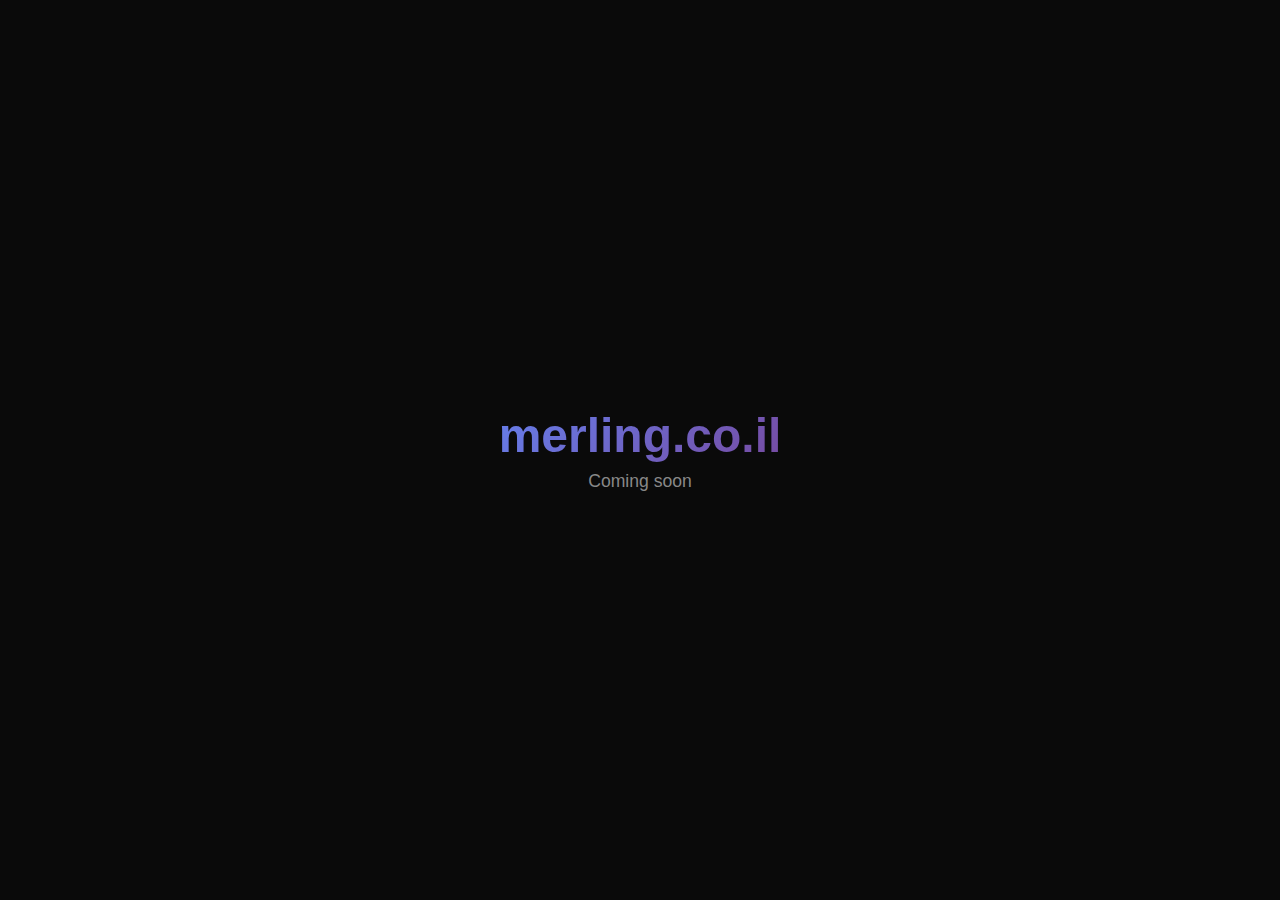
<file: index.html>
<!DOCTYPE html>
<html lang="he" dir="rtl">
<head>
    <meta charset="UTF-8">
    <meta name="viewport" content="width=device-width, initial-scale=1.0">
    <title>merling.co.il</title>
    <style>
        * { margin: 0; padding: 0; box-sizing: border-box; }
        body {
            font-family: -apple-system, BlinkMacSystemFont, 'Segoe UI', sans-serif;
            background: #0a0a0a;
            color: #e0e0e0;
            min-height: 100vh;
            display: flex;
            align-items: center;
            justify-content: center;
        }
        .container {
            text-align: center;
            padding: 2rem;
        }
        h1 {
            font-size: 3rem;
            background: linear-gradient(135deg, #667eea, #764ba2);
            -webkit-background-clip: text;
            -webkit-text-fill-color: transparent;
            margin-bottom: 0.5rem;
        }
        p { color: #888; font-size: 1.1rem; }
    </style>
</head>
<body>
    <div class="container">
        <h1>merling.co.il</h1>
        <p>Coming soon</p>
    </div>
</body>
</html>
</file>
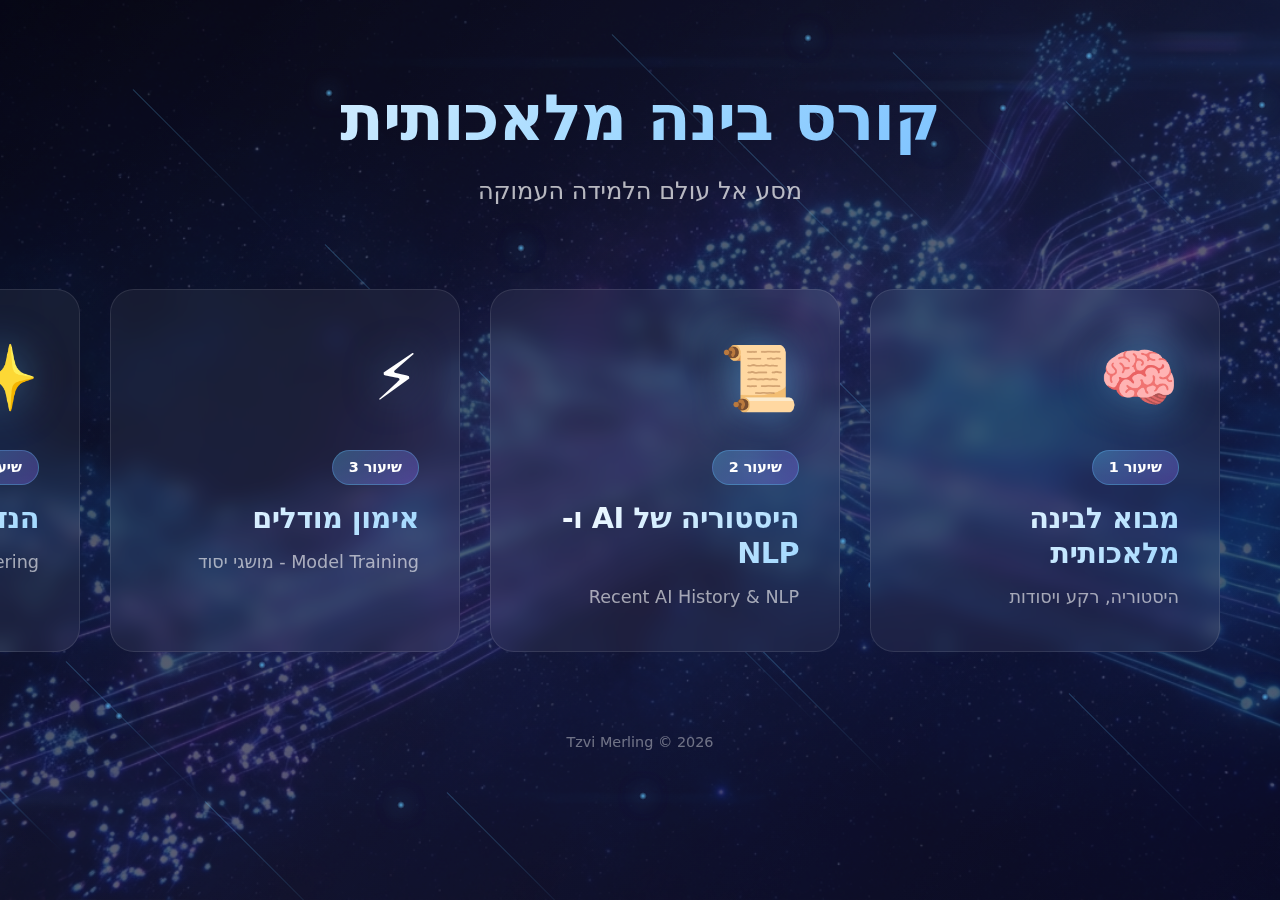
<file: ai-course/index.html>
<!doctype html>
<html lang="en">
  <head>
    <meta charset="UTF-8" />
    <link rel="icon" type="image/svg+xml" href="/ai-cuarse/vite.svg" />
    <meta name="viewport" content="width=device-width, initial-scale=1.0" />
    <title>viewer</title>
    <script type="module" crossorigin src="/ai-cuarse/assets/index-DgtRlTFD.js"></script>
    <link rel="stylesheet" crossorigin href="/ai-cuarse/assets/index-DkXFyNRO.css">
  </head>
  <body>
    <div id="root"></div>
  </body>
</html>
</file>
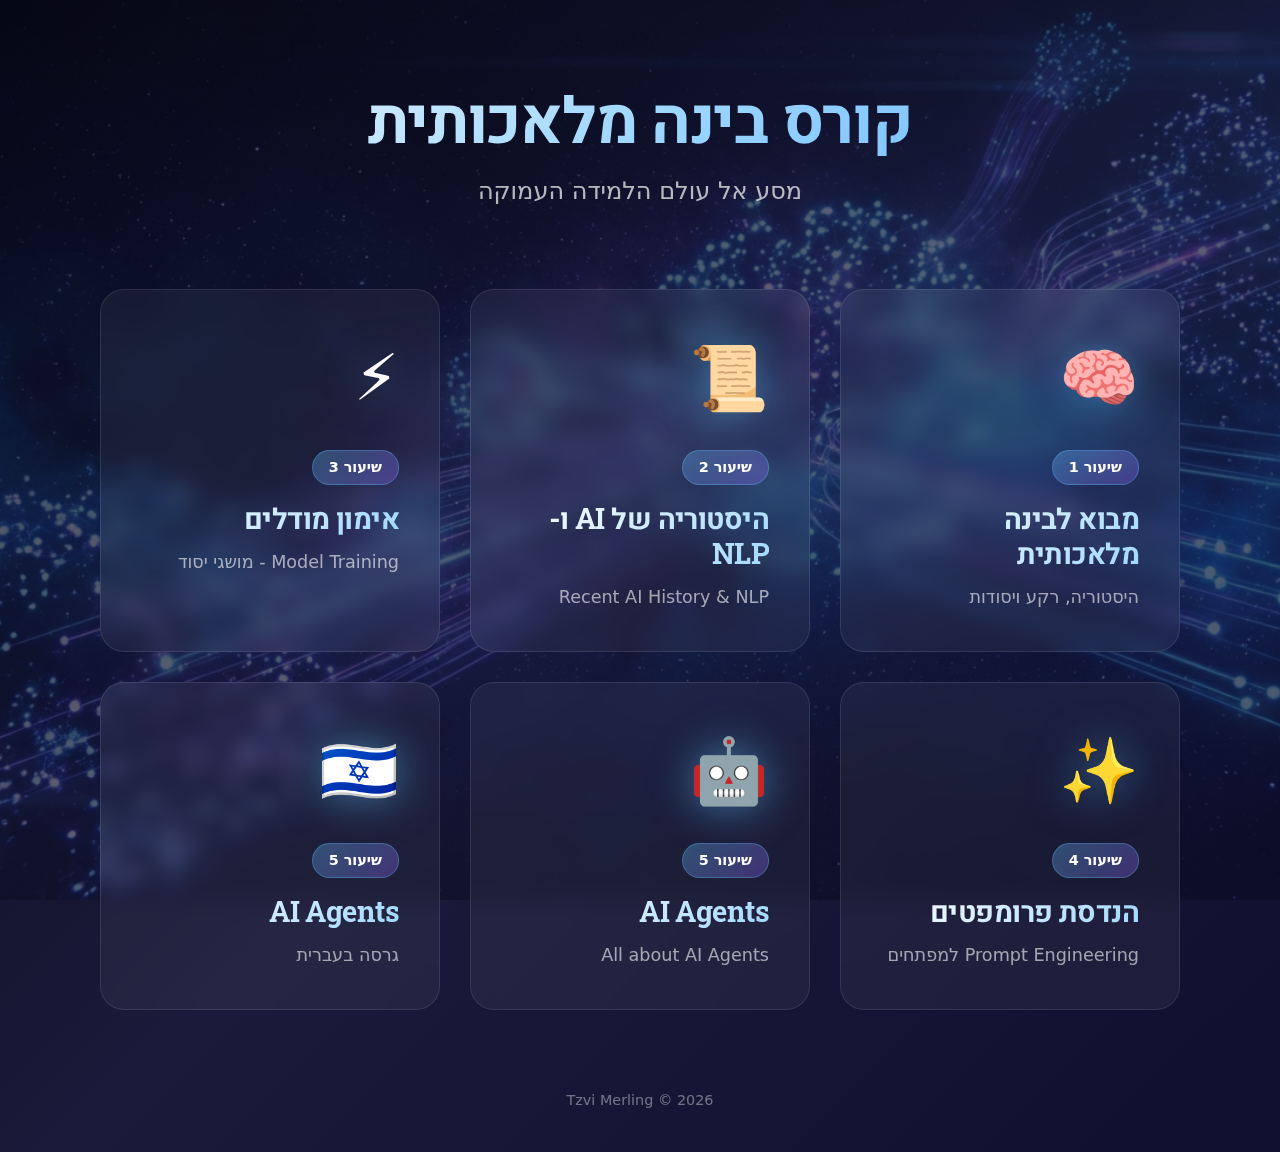
<file: ai-presentation/index.html>
<!doctype html>
<html lang="en">
  <head>
    <meta charset="UTF-8" />
    <link rel="icon" type="image/svg+xml" href="/ai-presentation/vite.svg" />
    <meta name="viewport" content="width=device-width, initial-scale=1.0" />
    <link rel="preconnect" href="https://fonts.googleapis.com" />
    <link rel="preconnect" href="https://fonts.gstatic.com" crossorigin />
    <link href="https://fonts.googleapis.com/css2?family=Heebo:wght@400;500;600;700&family=Inter:wght@400;500;600;700&family=JetBrains+Mono:wght@400;700&family=Roboto+Slab:wght@400;500;600;700&display=swap" rel="stylesheet" />
    <title>viewer</title>
    <script type="module" crossorigin src="/ai-presentation/assets/index-IjspgCe4.js"></script>
    <link rel="stylesheet" crossorigin href="/ai-presentation/assets/index-B-utXGvJ.css">
  </head>
  <body>
    <div id="root"></div>
  </body>
</html>
</file>
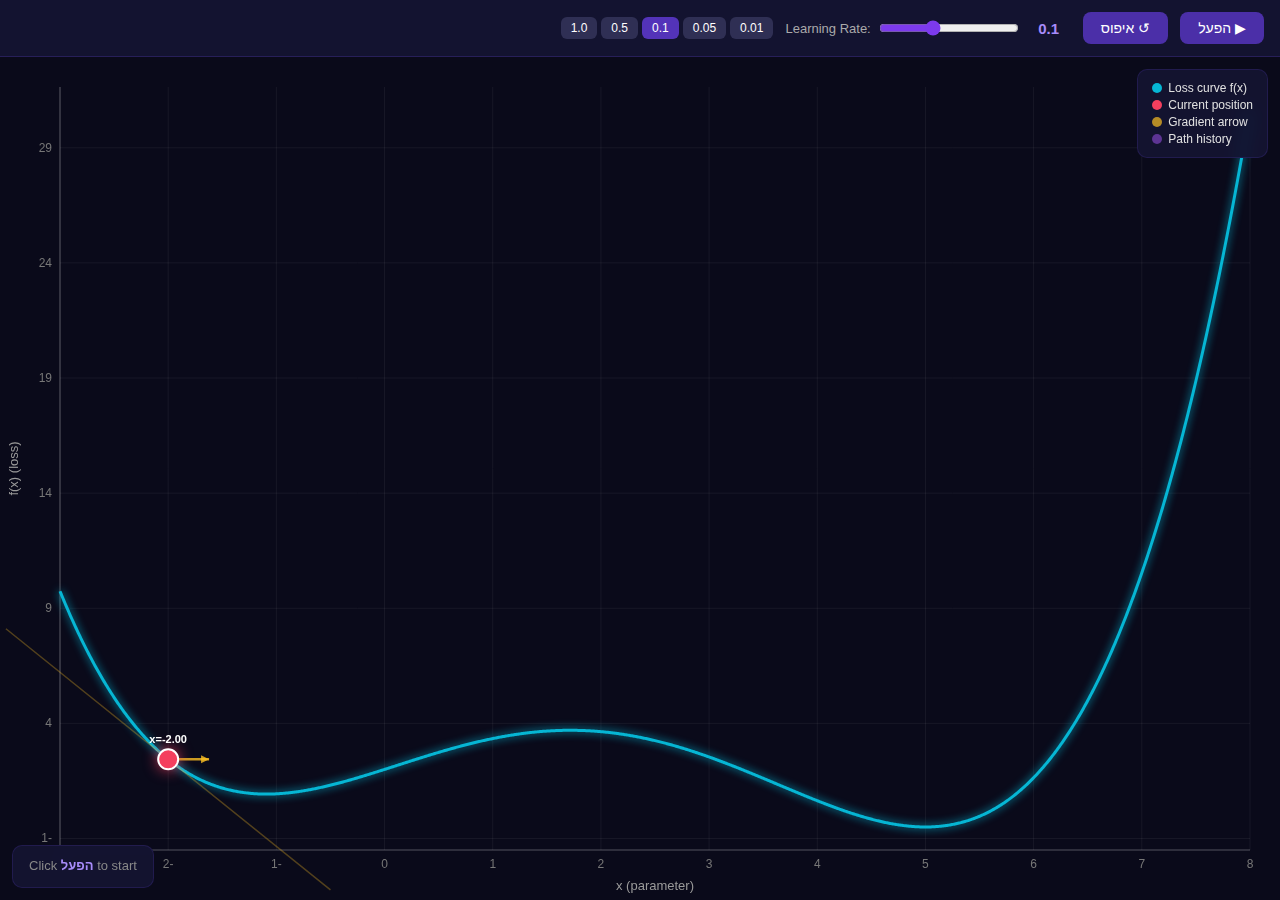
<file: ai-presentation/assets/visualizations/gradient_descent_3d.html>
<!DOCTYPE html>
<html lang="he" dir="rtl">
<head>
<meta charset="UTF-8">
<meta name="viewport" content="width=device-width, initial-scale=1.0">
<title>Gradient Descent Visualization</title>
<style>
  * { margin: 0; padding: 0; box-sizing: border-box; }
  body {
    background: #0a0a1a;
    font-family: 'Segoe UI', Tahoma, sans-serif;
    overflow: hidden;
    display: flex;
    flex-direction: column;
    height: 100vh;
    color: #e0e0e0;
  }
  .top-bar {
    display: flex;
    align-items: center;
    gap: 12px;
    padding: 12px 16px;
    background: rgba(20, 20, 50, 0.95);
    border-bottom: 1px solid rgba(120, 80, 255, 0.2);
    flex-wrap: wrap;
    z-index: 10;
  }
  .top-bar button {
    padding: 8px 18px;
    border: none;
    border-radius: 8px;
    background: rgba(100, 60, 220, 0.7);
    color: #fff;
    font-size: 14px;
    cursor: pointer;
    transition: background 0.2s;
  }
  .top-bar button:hover { background: rgba(120, 80, 255, 0.9); }
  .top-bar button.active { background: rgba(200, 80, 80, 0.8); }
  .lr-group {
    display: flex;
    align-items: center;
    gap: 8px;
    direction: ltr;
  }
  .lr-group label { font-size: 13px; color: #aaa; }
  .lr-group input[type="range"] {
    width: 140px;
    accent-color: #7c3aed;
  }
  .lr-value {
    font-size: 15px;
    font-weight: 700;
    color: #a78bfa;
    min-width: 44px;
    text-align: center;
  }
  .preset-btns { display: flex; gap: 4px; }
  .preset-btns button {
    padding: 4px 10px;
    font-size: 12px;
    background: rgba(60, 60, 100, 0.7);
    border-radius: 6px;
  }
  .preset-btns button.selected { background: rgba(100, 60, 220, 0.8); }
  .canvas-wrap {
    flex: 1;
    position: relative;
    overflow: hidden;
  }
  canvas {
    width: 100%;
    height: 100%;
    display: block;
  }
  .info-panel {
    position: absolute;
    bottom: 12px;
    left: 12px;
    padding: 10px 16px;
    border-radius: 10px;
    background: rgba(20, 20, 50, 0.9);
    backdrop-filter: blur(8px);
    font-size: 13px;
    direction: ltr;
    line-height: 1.6;
    border: 1px solid rgba(120, 80, 255, 0.15);
  }
  .info-panel .label { color: #888; }
  .info-panel .val { color: #a78bfa; font-weight: 600; }
  .info-panel .warn { color: #f59e0b; }
  .legend {
    position: absolute;
    top: 12px;
    right: 12px;
    padding: 8px 14px;
    border-radius: 10px;
    background: rgba(20, 20, 50, 0.9);
    backdrop-filter: blur(8px);
    font-size: 12px;
    direction: ltr;
    border: 1px solid rgba(120, 80, 255, 0.15);
  }
  .legend-item { display: flex; align-items: center; gap: 6px; margin: 3px 0; }
  .legend-dot { width: 10px; height: 10px; border-radius: 50%; }
</style>
</head>
<body>

<div class="top-bar">
  <button id="btnRun" onclick="toggleRun()">▶ הפעל</button>
  <button onclick="resetVis()">↺ איפוס</button>
  <div class="lr-group">
    <label>Learning Rate:</label>
    <input type="range" id="lrSlider" min="0" max="8" step="1" value="3" oninput="updateLR()">
    <span class="lr-value" id="lrDisplay">0.1</span>
  </div>
  <div class="preset-btns">
    <button onclick="setLR(0.01)">0.01</button>
    <button onclick="setLR(0.05)">0.05</button>
    <button onclick="setLR(0.1)" class="selected" id="preset_default">0.1</button>
    <button onclick="setLR(0.5)">0.5</button>
    <button onclick="setLR(1.0)">1.0</button>
  </div>
</div>

<div class="canvas-wrap">
  <canvas id="canvas"></canvas>
  <div class="legend">
    <div class="legend-item"><div class="legend-dot" style="background:#06b6d4"></div> Loss curve f(x)</div>
    <div class="legend-item"><div class="legend-dot" style="background:#f43f5e"></div> Current position</div>
    <div class="legend-item"><div class="legend-dot" style="background:rgba(251,191,36,0.7)"></div> Gradient arrow</div>
    <div class="legend-item"><div class="legend-dot" style="background:rgba(168,85,247,0.5)"></div> Path history</div>
  </div>
  <div class="info-panel" id="info">
    <span class="label">Click</span> <span class="val">הפעל</span> <span class="label">to start</span>
  </div>
</div>

<script>
// --- Config ---
const lrSteps = [0.005, 0.01, 0.02, 0.05, 0.1, 0.2, 0.5, 0.8, 1.0];
let lr = 0.1;
let running = false;
let animId = null;

// Loss function: interesting shape with a global minimum and local features
function f(x) {
  return 0.04 * Math.pow(x, 4) - 0.3 * Math.pow(x, 3) + 0.1 * x * x + 1.5 * x + 2;
}
function df(x) {
  return 0.16 * Math.pow(x, 3) - 0.9 * x * x + 0.2 * x + 1.5;
}

// Domain
const xMin = -3, xMax = 8;

// State
let ballX = -2.0;
const startX = -2.0;
let path = [];
let step = 0;
const maxSteps = 500;

// Canvas setup
const canvas = document.getElementById('canvas');
const ctx = canvas.getContext('2d');
let W, H, plotL, plotR, plotT, plotB;

function resize() {
  const dpr = window.devicePixelRatio || 1;
  const rect = canvas.parentElement.getBoundingClientRect();
  W = rect.width * dpr;
  H = rect.height * dpr;
  canvas.width = W;
  canvas.height = H;
  canvas.style.width = rect.width + 'px';
  canvas.style.height = rect.height + 'px';
  plotL = 60 * dpr;
  plotR = W - 30 * dpr;
  plotT = 30 * dpr;
  plotB = H - 50 * dpr;
  draw();
}
window.addEventListener('resize', resize);

// Coordinate transforms
function toCanvasX(x) { return plotL + (x - xMin) / (xMax - xMin) * (plotR - plotL); }
function toCanvasY(y) {
  const yMin = getYMin() - 1;
  const yMax = getYMax() + 1;
  return plotB - (y - yMin) / (yMax - yMin) * (plotB - plotT);
}
function getYMin() {
  let m = Infinity;
  for (let x = xMin; x <= xMax; x += 0.05) m = Math.min(m, f(x));
  return m;
}
function getYMax() {
  let m = -Infinity;
  for (let x = xMin; x <= xMax; x += 0.05) m = Math.max(m, f(x));
  return m;
}

// --- Drawing ---
function draw() {
  const dpr = window.devicePixelRatio || 1;
  ctx.clearRect(0, 0, W, H);

  // Grid
  ctx.strokeStyle = 'rgba(255,255,255,0.06)';
  ctx.lineWidth = 1;
  const yLo = getYMin() - 1, yHi = getYMax() + 1;
  for (let x = Math.ceil(xMin); x <= Math.floor(xMax); x++) {
    const cx = toCanvasX(x);
    ctx.beginPath(); ctx.moveTo(cx, plotT); ctx.lineTo(cx, plotB); ctx.stroke();
  }
  const yStep = Math.ceil((yHi - yLo) / 8);
  for (let y = Math.ceil(yLo); y <= yHi; y += yStep || 1) {
    const cy = toCanvasY(y);
    ctx.beginPath(); ctx.moveTo(plotL, cy); ctx.lineTo(plotR, cy); ctx.stroke();
  }

  // Axes
  ctx.strokeStyle = 'rgba(255,255,255,0.2)';
  ctx.lineWidth = 1.5;
  ctx.beginPath(); ctx.moveTo(plotL, plotB); ctx.lineTo(plotR, plotB); ctx.stroke();
  ctx.beginPath(); ctx.moveTo(plotL, plotT); ctx.lineTo(plotL, plotB); ctx.stroke();

  // Axis labels
  ctx.fillStyle = '#777';
  ctx.font = `${12 * dpr}px "Segoe UI", sans-serif`;
  ctx.textAlign = 'center';
  for (let x = Math.ceil(xMin); x <= Math.floor(xMax); x++) {
    ctx.fillText(x, toCanvasX(x), plotB + 18 * dpr);
  }
  ctx.textAlign = 'right';
  for (let y = Math.ceil(yLo); y <= yHi; y += yStep || 1) {
    ctx.fillText(y.toFixed(0), plotL - 8 * dpr, toCanvasY(y) + 4 * dpr);
  }

  // Axis titles
  ctx.fillStyle = '#999';
  ctx.font = `${13 * dpr}px "Segoe UI", sans-serif`;
  ctx.textAlign = 'center';
  ctx.fillText('x (parameter)', (plotL + plotR) / 2, plotB + 40 * dpr);
  ctx.save();
  ctx.translate(18 * dpr, (plotT + plotB) / 2);
  ctx.rotate(-Math.PI / 2);
  ctx.fillText('f(x) (loss)', 0, 0);
  ctx.restore();

  // Loss curve
  ctx.beginPath();
  ctx.strokeStyle = '#06b6d4';
  ctx.lineWidth = 3 * dpr;
  ctx.shadowColor = '#06b6d4';
  ctx.shadowBlur = 8 * dpr;
  for (let px = plotL; px <= plotR; px++) {
    const x = xMin + (px / dpr - plotL / dpr) / ((plotR - plotL) / dpr) * (xMax - xMin);
    const y = f(x);
    if (px === plotL) ctx.moveTo(px, toCanvasY(y));
    else ctx.lineTo(px, toCanvasY(y));
  }
  ctx.stroke();
  ctx.shadowBlur = 0;

  // Path history
  if (path.length > 1) {
    ctx.strokeStyle = 'rgba(168, 85, 247, 0.4)';
    ctx.lineWidth = 2 * dpr;
    ctx.setLineDash([4 * dpr, 4 * dpr]);
    ctx.beginPath();
    for (let i = 0; i < path.length; i++) {
      const cx = toCanvasX(path[i]);
      const cy = toCanvasY(f(path[i]));
      if (i === 0) ctx.moveTo(cx, cy);
      else ctx.lineTo(cx, cy);
    }
    ctx.stroke();
    ctx.setLineDash([]);

    // Step dots
    for (let i = 0; i < path.length; i++) {
      const cx = toCanvasX(path[i]);
      const cy = toCanvasY(f(path[i]));
      ctx.beginPath();
      ctx.arc(cx, cy, 3 * dpr, 0, Math.PI * 2);
      ctx.fillStyle = `rgba(168, 85, 247, ${0.2 + 0.6 * (i / path.length)})`;
      ctx.fill();
    }
  }

  // Gradient arrow at current position
  const grad = df(ballX);
  const arrowScale = Math.min(Math.abs(grad) * 0.3, 2.0) * Math.sign(grad);
  const bx = toCanvasX(ballX);
  const by = toCanvasY(f(ballX));

  // Tangent line
  ctx.strokeStyle = 'rgba(251, 191, 36, 0.3)';
  ctx.lineWidth = 1.5 * dpr;
  ctx.beginPath();
  const tanLen = 1.5;
  ctx.moveTo(toCanvasX(ballX - tanLen), toCanvasY(f(ballX) - grad * tanLen));
  ctx.lineTo(toCanvasX(ballX + tanLen), toCanvasY(f(ballX) + grad * tanLen));
  ctx.stroke();

  // Gradient direction arrow (horizontal, showing where x will move)
  const arrowDx = -lr * grad; // the actual step
  const arrowPixelDx = (arrowDx / (xMax - xMin)) * (plotR - plotL);
  const clampedArrow = Math.sign(arrowPixelDx) * Math.min(Math.abs(arrowPixelDx), 150 * dpr);
  if (Math.abs(clampedArrow) > 5) {
    ctx.strokeStyle = 'rgba(251, 191, 36, 0.8)';
    ctx.fillStyle = 'rgba(251, 191, 36, 0.8)';
    ctx.lineWidth = 2.5 * dpr;
    ctx.beginPath();
    ctx.moveTo(bx, by);
    ctx.lineTo(bx + clampedArrow, by);
    ctx.stroke();
    // Arrowhead
    const headSize = 8 * dpr;
    const dir = Math.sign(clampedArrow);
    ctx.beginPath();
    ctx.moveTo(bx + clampedArrow, by);
    ctx.lineTo(bx + clampedArrow - dir * headSize, by - headSize * 0.5);
    ctx.lineTo(bx + clampedArrow - dir * headSize, by + headSize * 0.5);
    ctx.closePath();
    ctx.fill();
  }

  // Ball (current position)
  ctx.beginPath();
  ctx.arc(bx, by, 10 * dpr, 0, Math.PI * 2);
  ctx.fillStyle = '#f43f5e';
  ctx.shadowColor = '#f43f5e';
  ctx.shadowBlur = 15 * dpr;
  ctx.fill();
  ctx.shadowBlur = 0;
  ctx.strokeStyle = '#fff';
  ctx.lineWidth = 2 * dpr;
  ctx.stroke();

  // Ball label
  ctx.fillStyle = '#fff';
  ctx.font = `bold ${11 * dpr}px "Segoe UI", sans-serif`;
  ctx.textAlign = 'center';
  ctx.fillText(`x=${ballX.toFixed(2)}`, bx, by - 16 * dpr);
}

// --- Animation ---
function doStep() {
  const grad = df(ballX);
  ballX = ballX - lr * grad;
  // Clamp
  ballX = Math.max(xMin + 0.1, Math.min(xMax - 0.1, ballX));
  path.push(ballX);
  step++;

  draw();
  updateInfo();

  // Check convergence
  if (Math.abs(grad) < 0.001 || step >= maxSteps) {
    running = false;
    document.getElementById('btnRun').textContent = '▶ הפעל';
    document.getElementById('btnRun').classList.remove('active');
    return;
  }

  // Check divergence (ball out of range)
  if (ballX <= xMin + 0.15 || ballX >= xMax - 0.15) {
    running = false;
    document.getElementById('btnRun').textContent = '▶ הפעל';
    document.getElementById('btnRun').classList.remove('active');
    updateInfo(true);
    return;
  }

  const speed = Math.max(30, 100 - step * 0.3);
  animId = setTimeout(() => requestAnimationFrame(doStep), speed);
}

function toggleRun() {
  if (running) {
    running = false;
    clearTimeout(animId);
    document.getElementById('btnRun').textContent = '▶ המשך';
    document.getElementById('btnRun').classList.remove('active');
    return;
  }
  running = true;
  document.getElementById('btnRun').textContent = '⏸ עצור';
  document.getElementById('btnRun').classList.add('active');

  if (path.length === 0) path.push(ballX);
  requestAnimationFrame(doStep);
}

function resetVis() {
  running = false;
  clearTimeout(animId);
  ballX = startX;
  path = [];
  step = 0;
  document.getElementById('btnRun').textContent = '▶ הפעל';
  document.getElementById('btnRun').classList.remove('active');
  document.getElementById('info').innerHTML =
    '<span class="label">Click</span> <span class="val">הפעל</span> <span class="label">to start</span>';
  draw();
}

function updateInfo(diverged) {
  const grad = df(ballX);
  const loss = f(ballX);
  let html = `<span class="label">Step:</span> <span class="val">${step}</span> &nbsp;|&nbsp; `;
  html += `<span class="label">x:</span> <span class="val">${ballX.toFixed(4)}</span> &nbsp;|&nbsp; `;
  html += `<span class="label">Loss:</span> <span class="val">${loss.toFixed(4)}</span> &nbsp;|&nbsp; `;
  html += `<span class="label">Gradient:</span> <span class="val">${grad.toFixed(4)}</span> &nbsp;|&nbsp; `;
  html += `<span class="label">lr:</span> <span class="val">${lr}</span>`;
  if (diverged) {
    html += `<br><span class="warn">⚠ Diverged! Learning rate too high — the ball overshot.</span>`;
  }
  if (!running && !diverged && step > 0 && Math.abs(grad) < 0.01) {
    html += `<br><span class="val">✓ Converged to minimum!</span>`;
  }
  document.getElementById('info').innerHTML = html;
}

// --- LR controls ---
function updateLR() {
  const idx = parseInt(document.getElementById('lrSlider').value);
  lr = lrSteps[idx];
  document.getElementById('lrDisplay').textContent = lr;
  highlightPreset();
}

function setLR(val) {
  lr = val;
  const idx = lrSteps.indexOf(val);
  if (idx >= 0) document.getElementById('lrSlider').value = idx;
  document.getElementById('lrDisplay').textContent = lr;
  highlightPreset();
}

function highlightPreset() {
  document.querySelectorAll('.preset-btns button').forEach(b => {
    b.classList.toggle('selected', parseFloat(b.textContent) === lr);
  });
}

// --- Click on curve to set start position ---
canvas.addEventListener('click', (e) => {
  if (running) return;
  const dpr = window.devicePixelRatio || 1;
  const rect = canvas.getBoundingClientRect();
  const px = (e.clientX - rect.left) * dpr;
  const x = xMin + (px - plotL) / (plotR - plotL) * (xMax - xMin);
  if (x >= xMin + 0.1 && x <= xMax - 0.1) {
    ballX = x;
    path = [];
    step = 0;
    document.getElementById('info').innerHTML =
      `<span class="label">Start at x=</span><span class="val">${x.toFixed(2)}</span> <span class="label">— click</span> <span class="val">הפעל</span>`;
    draw();
  }
});

// Init
resize();
</script>
</body>
</html>
</file>
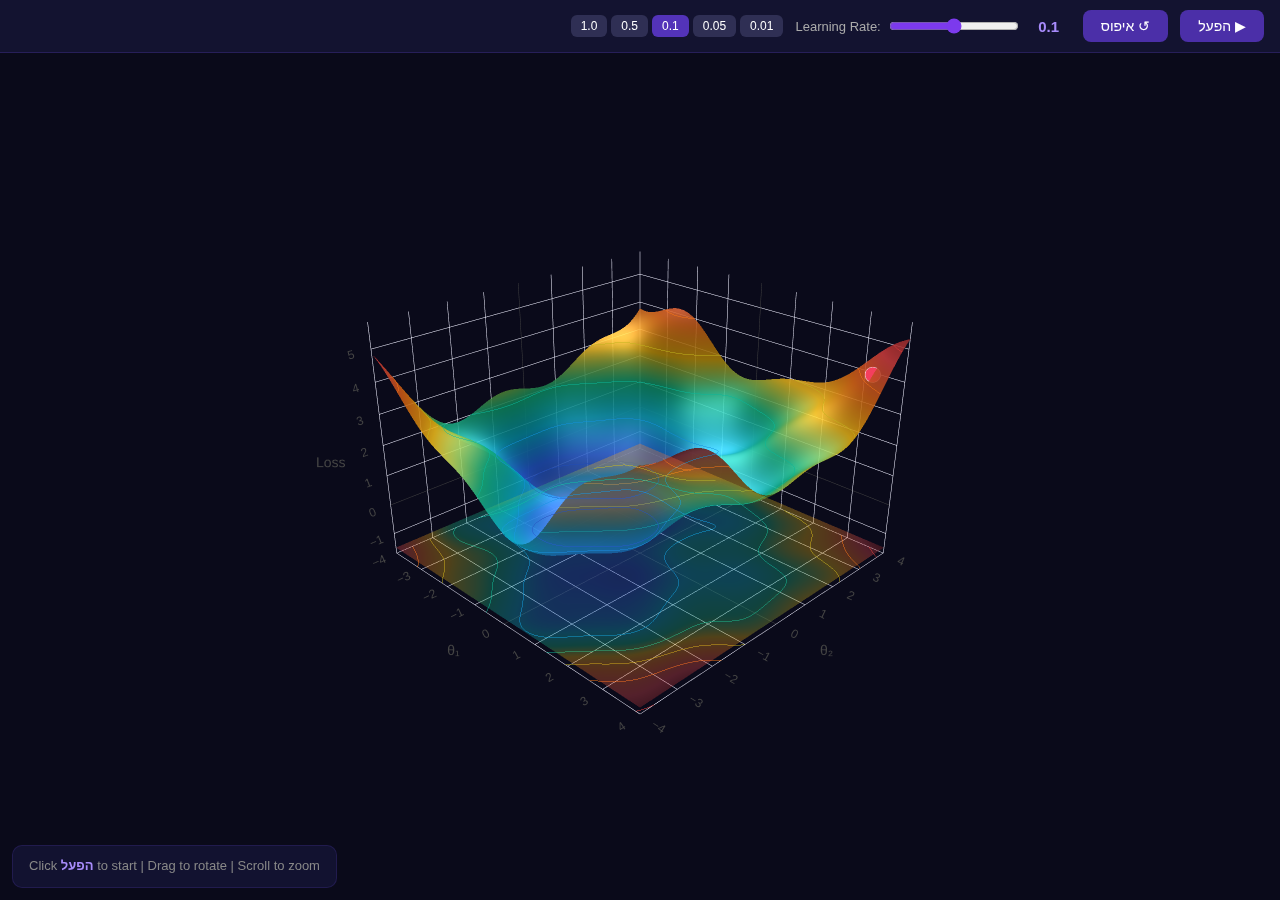
<file: ai-presentation/assets/visualizations/gradient_descent_3d_surface.html>
<!DOCTYPE html>
<html lang="he" dir="rtl">
<head>
<meta charset="UTF-8">
<meta name="viewport" content="width=device-width, initial-scale=1.0">
<title>3D Gradient Descent Visualization</title>
<script src="https://cdn.plot.ly/plotly-2.35.0.min.js"></script>
<style>
  * { margin: 0; padding: 0; box-sizing: border-box; }
  body {
    background: #0a0a1a;
    font-family: 'Segoe UI', Tahoma, sans-serif;
    overflow: hidden;
    display: flex;
    flex-direction: column;
    height: 100vh;
    color: #e0e0e0;
  }
  .top-bar {
    display: flex;
    align-items: center;
    gap: 12px;
    padding: 10px 16px;
    background: rgba(20, 20, 50, 0.95);
    border-bottom: 1px solid rgba(120, 80, 255, 0.2);
    flex-wrap: wrap;
    z-index: 10;
  }
  .top-bar button {
    padding: 8px 18px;
    border: none;
    border-radius: 8px;
    background: rgba(100, 60, 220, 0.7);
    color: #fff;
    font-size: 14px;
    cursor: pointer;
    transition: background 0.2s;
  }
  .top-bar button:hover { background: rgba(120, 80, 255, 0.9); }
  .top-bar button.active { background: rgba(200, 80, 80, 0.8); }
  .lr-group {
    display: flex;
    align-items: center;
    gap: 8px;
    direction: ltr;
  }
  .lr-group label { font-size: 13px; color: #aaa; }
  .lr-group input[type="range"] {
    width: 130px;
    accent-color: #7c3aed;
  }
  .lr-value {
    font-size: 15px;
    font-weight: 700;
    color: #a78bfa;
    min-width: 44px;
    text-align: center;
  }
  .preset-btns { display: flex; gap: 4px; }
  .preset-btns button {
    padding: 4px 10px;
    font-size: 12px;
    background: rgba(60, 60, 100, 0.7);
    border-radius: 6px;
  }
  .preset-btns button.selected { background: rgba(100, 60, 220, 0.8); }
  #plot { flex: 1; width: 100%; }
  .info-panel {
    position: absolute;
    bottom: 12px;
    left: 12px;
    z-index: 10;
    padding: 10px 16px;
    border-radius: 10px;
    background: rgba(20, 20, 50, 0.92);
    backdrop-filter: blur(8px);
    font-size: 13px;
    direction: ltr;
    line-height: 1.6;
    border: 1px solid rgba(120, 80, 255, 0.15);
    max-width: 500px;
  }
  .info-panel .label { color: #888; }
  .info-panel .val { color: #a78bfa; font-weight: 600; }
  .info-panel .warn { color: #f59e0b; }
</style>
</head>
<body>

<div class="top-bar">
  <button id="btnRun" onclick="toggleRun()">▶ הפעל</button>
  <button onclick="resetVis()">↺ איפוס</button>
  <div class="lr-group">
    <label>Learning Rate:</label>
    <input type="range" id="lrSlider" min="0" max="8" step="1" value="4" oninput="updateLR()">
    <span class="lr-value" id="lrDisplay">0.1</span>
  </div>
  <div class="preset-btns">
    <button onclick="setLR(0.01)">0.01</button>
    <button onclick="setLR(0.05)">0.05</button>
    <button onclick="setLR(0.1)" class="selected">0.1</button>
    <button onclick="setLR(0.5)">0.5</button>
    <button onclick="setLR(1.0)">1.0</button>
  </div>
</div>

<div id="plot"></div>
<div class="info-panel" id="info">
  <span class="label">Click</span> <span class="val">הפעל</span> <span class="label">to start</span>
</div>

<script>
// --- Config ---
const lrSteps = [0.005, 0.01, 0.02, 0.05, 0.1, 0.2, 0.5, 0.8, 1.0];
let lr = 0.1;
let running = false;
let animId = null;

// --- Loss surface ---
// Rich terrain with dominant bowl — gradient winds through ridges to reach global minimum near (0,0)
function f(x, y) {
  return (
    0.15 * (x * x + y * y) +
    Math.sin(x) * Math.cos(y) * 0.5 +
    Math.sin(0.5 * x + 0.3 * y) * 0.6 +
    Math.cos(1.2 * x - 0.8 * y) * 0.4 +
    0.3 * Math.sin(2 * x) * Math.sin(2 * y)
  );
}

function gradient(x, y) {
  const h = 0.0005;
  const dfdx = (f(x + h, y) - f(x - h, y)) / (2 * h);
  const dfdy = (f(x, y + h) - f(x, y - h)) / (2 * h);
  return [dfdx, dfdy];
}

// --- Surface mesh ---
const N = 80;
const range = 4;
const xVals = [], yVals = [];
for (let i = 0; i <= N; i++) {
  xVals.push(-range + (2 * range * i) / N);
  yVals.push(-range + (2 * range * i) / N);
}

const zSurface = [];
let zMin = Infinity, zMax = -Infinity;
for (let j = 0; j <= N; j++) {
  const row = [];
  for (let i = 0; i <= N; i++) {
    const v = f(xVals[i], yVals[j]);
    row.push(v);
    if (v < zMin) zMin = v;
    if (v > zMax) zMax = v;
  }
  zSurface.push(row);
}

// --- State ---
const startX = 3.5, startY = 3.5;
let ballX = startX, ballY = startY;
let pathX = [], pathY = [], pathZ = [];
let step = 0;
const maxSteps = 500;

// --- Plotly traces ---
const surfaceTrace = {
  type: 'surface',
  x: xVals, y: yVals, z: zSurface,
  colorscale: [
    [0, '#1e3a8a'], [0.15, '#2563eb'], [0.3, '#06b6d4'],
    [0.45, '#10b981'], [0.6, '#eab308'], [0.75, '#f97316'],
    [0.9, '#ef4444'], [1, '#991b1b']
  ],
  opacity: 0.88,
  showscale: false,
  contours: {
    z: { show: true, usecolormap: true, highlightcolor: '#fff', project: { z: true } }
  },
  lighting: { ambient: 0.45, diffuse: 0.6, specular: 0.25, roughness: 0.5 },
  hoverinfo: 'none',
  name: 'Loss Surface'
};

// Contour floor
const contourTrace = {
  type: 'surface',
  x: xVals, y: yVals,
  z: zSurface.map(row => row.map(() => zMin - 0.8)),
  surfacecolor: zSurface,
  colorscale: surfaceTrace.colorscale,
  opacity: 0.3,
  showscale: false,
  contours: { z: { show: true, color: 'rgba(255,255,255,0.25)', width: 1 } },
  hoverinfo: 'none',
  name: 'Contour'
};

// 3D path
const pathTrace = {
  type: 'scatter3d',
  x: [], y: [], z: [],
  mode: 'lines+markers',
  line: { color: '#a855f7', width: 5 },
  marker: { size: 3, color: '#a855f7', opacity: 0.6 },
  hoverinfo: 'none',
  name: 'Path'
};

// Projected path on floor
const projPathTrace = {
  type: 'scatter3d',
  x: [], y: [], z: [],
  mode: 'lines',
  line: { color: 'rgba(168,85,247,0.4)', width: 3, dash: 'dot' },
  hoverinfo: 'none',
  name: 'Projected Path'
};

// Current ball
const ballTrace = {
  type: 'scatter3d',
  x: [], y: [], z: [],
  mode: 'markers',
  marker: { size: 9, color: '#f43f5e', line: { color: '#fff', width: 2 } },
  hoverinfo: 'text',
  text: [],
  name: 'Current'
};

// Gradient arrow (shown as a short line from ball)
const arrowTrace = {
  type: 'scatter3d',
  x: [], y: [], z: [],
  mode: 'lines',
  line: { color: '#fbbf24', width: 6 },
  hoverinfo: 'none',
  name: 'Gradient'
};

const layout = {
  scene: {
    xaxis: { title: 'θ₁', range: [-range, range], gridcolor: 'rgba(255,255,255,0.08)', showbackground: false },
    yaxis: { title: 'θ₂', range: [-range, range], gridcolor: 'rgba(255,255,255,0.08)', showbackground: false },
    zaxis: { title: 'Loss', range: [zMin - 1, zMax + 0.5], gridcolor: 'rgba(255,255,255,0.08)', showbackground: false },
    camera: { eye: { x: 1.8, y: -1.8, z: 1.2 }, center: { x: 0, y: 0, z: -0.1 } },
    aspectratio: { x: 1, y: 1, z: 0.7 },
    bgcolor: 'rgba(0,0,0,0)'
  },
  paper_bgcolor: 'rgba(0,0,0,0)',
  plot_bgcolor: 'rgba(0,0,0,0)',
  margin: { l: 0, r: 0, t: 0, b: 0 },
  showlegend: false
};

const config = { responsive: true, displayModeBar: false, scrollZoom: true };

const traces = [surfaceTrace, contourTrace, pathTrace, projPathTrace, ballTrace, arrowTrace];
const PATH_IDX = 2, PROJ_IDX = 3, BALL_IDX = 4, ARROW_IDX = 5;

Plotly.newPlot('plot', traces, layout, config);

const plotEl = document.getElementById('plot');

// --- Visualization logic ---
// Mutate trace data directly + single Plotly.redraw to avoid blocking mouse events
function updateAll() {
  const z = f(ballX, ballY);
  const [gx, gy] = gradient(ballX, ballY);

  // Path trace
  traces[PATH_IDX].x = pathX;
  traces[PATH_IDX].y = pathY;
  traces[PATH_IDX].z = pathZ;

  // Projected path on floor
  traces[PROJ_IDX].x = pathX;
  traces[PROJ_IDX].y = pathY;
  traces[PROJ_IDX].z = pathX.map(() => zMin - 0.8);

  // Ball
  traces[BALL_IDX].x = [ballX];
  traces[BALL_IDX].y = [ballY];
  traces[BALL_IDX].z = [z];
  traces[BALL_IDX].text = [`Step ${step}\nθ₁=${ballX.toFixed(2)}, θ₂=${ballY.toFixed(2)}\nLoss=${z.toFixed(4)}`];

  // Gradient arrow
  const arrowScale = Math.min(lr * 3, 1.5);
  const ax = ballX - gx * arrowScale;
  const ay = ballY - gy * arrowScale;
  traces[ARROW_IDX].x = [ballX, ax];
  traces[ARROW_IDX].y = [ballY, ay];
  traces[ARROW_IDX].z = [z, f(ax, ay)];

  Plotly.redraw('plot');
}

function doStep() {
  if (!running) return;

  const [gx, gy] = gradient(ballX, ballY);
  ballX -= lr * gx;
  ballY -= lr * gy;

  // Clamp
  ballX = Math.max(-range + 0.1, Math.min(range - 0.1, ballX));
  ballY = Math.max(-range + 0.1, Math.min(range - 0.1, ballY));

  pathX.push(ballX);
  pathY.push(ballY);
  pathZ.push(f(ballX, ballY));
  step++;

  updateAll();
  updateInfo();

  const gradMag = Math.sqrt(gx * gx + gy * gy);

  // Converged
  if (gradMag < 0.005 || step >= maxSteps) {
    running = false;
    document.getElementById('btnRun').textContent = '▶ הפעל';
    document.getElementById('btnRun').classList.remove('active');
    updateInfo(false, gradMag < 0.005);
    return;
  }

  // Diverged
  if (Math.abs(ballX) >= range - 0.15 || Math.abs(ballY) >= range - 0.15) {
    running = false;
    document.getElementById('btnRun').textContent = '▶ הפעל';
    document.getElementById('btnRun').classList.remove('active');
    updateInfo(true);
    return;
  }

  animId = setTimeout(() => requestAnimationFrame(doStep), 120);
}

function toggleRun() {
  if (running) {
    running = false;
    clearTimeout(animId);
    document.getElementById('btnRun').textContent = '▶ המשך';
    document.getElementById('btnRun').classList.remove('active');
    return;
  }

  running = true;
  document.getElementById('btnRun').textContent = '⏸ עצור';
  document.getElementById('btnRun').classList.add('active');

  if (pathX.length === 0) {
    pathX.push(ballX);
    pathY.push(ballY);
    pathZ.push(f(ballX, ballY));
  }

  requestAnimationFrame(doStep);
}

function resetVis() {
  running = false;
  clearTimeout(animId);
  ballX = startX;
  ballY = startY;
  pathX = [];
  pathY = [];
  pathZ = [];
  step = 0;

  document.getElementById('btnRun').textContent = '▶ הפעל';
  document.getElementById('btnRun').classList.remove('active');

  // Clear traces and show start ball via direct mutation
  traces[PATH_IDX].x = []; traces[PATH_IDX].y = []; traces[PATH_IDX].z = [];
  traces[PROJ_IDX].x = []; traces[PROJ_IDX].y = []; traces[PROJ_IDX].z = [];
  traces[ARROW_IDX].x = []; traces[ARROW_IDX].y = []; traces[ARROW_IDX].z = [];

  const z0 = f(startX, startY);
  traces[BALL_IDX].x = [startX]; traces[BALL_IDX].y = [startY]; traces[BALL_IDX].z = [z0];
  traces[BALL_IDX].text = [`Start\nθ₁=${startX.toFixed(2)}, θ₂=${startY.toFixed(2)}\nLoss=${z0.toFixed(4)}`];

  Plotly.redraw('plot');

  document.getElementById('info').innerHTML =
    '<span class="label">Click</span> <span class="val">הפעל</span> <span class="label">to start | Drag to rotate | Scroll to zoom</span>';
}

function updateInfo(diverged, converged) {
  const z = f(ballX, ballY);
  const [gx, gy] = gradient(ballX, ballY);
  const gradMag = Math.sqrt(gx * gx + gy * gy);
  let html = `<span class="label">Step:</span> <span class="val">${step}</span> &nbsp;|&nbsp; `;
  html += `<span class="label">θ₁:</span> <span class="val">${ballX.toFixed(3)}</span> &nbsp; `;
  html += `<span class="label">θ₂:</span> <span class="val">${ballY.toFixed(3)}</span> &nbsp;|&nbsp; `;
  html += `<span class="label">Loss:</span> <span class="val">${z.toFixed(4)}</span> &nbsp;|&nbsp; `;
  html += `<span class="label">|∇|:</span> <span class="val">${gradMag.toFixed(4)}</span> &nbsp;|&nbsp; `;
  html += `<span class="label">lr:</span> <span class="val">${lr}</span>`;
  if (diverged) {
    html += `<br><span class="warn">⚠ Diverged! Learning rate too high.</span>`;
  }
  if (converged) {
    html += `<br><span class="val">✓ Converged to minimum!</span>`;
  }
  document.getElementById('info').innerHTML = html;
}

// --- LR controls ---
function updateLR() {
  const idx = parseInt(document.getElementById('lrSlider').value);
  lr = lrSteps[idx];
  document.getElementById('lrDisplay').textContent = lr;
  highlightPreset();
}

function setLR(val) {
  lr = val;
  const idx = lrSteps.indexOf(val);
  if (idx >= 0) document.getElementById('lrSlider').value = idx;
  document.getElementById('lrDisplay').textContent = lr;
  highlightPreset();
}

function highlightPreset() {
  document.querySelectorAll('.preset-btns button').forEach(b => {
    b.classList.toggle('selected', parseFloat(b.textContent) === lr);
  });
}

// Init
resetVis();
</script>
</body>
</html>
</file>
<file: ai-cuarse/assets/index-DkXFyNRO.css>
._presentationWrapper_tj7ju_2{width:100%;height:100%;display:flex;align-items:center;justify-content:center;padding:1rem}._presentationWrapperResponsive_tj7ju_12{width:100%;height:100%;display:flex;align-items:center;justify-content:center;padding:0}._slideContainer_tj7ju_23{position:relative;width:100%;max-width:min(1920px,calc((100vh - 2rem) * 16 / 9));aspect-ratio:16 / 9;background:var(--color-surface);background-image:var(--gradient-surface);border-radius:var(--radius-large);overflow:hidden;box-shadow:var(--shadow-large)}._slideContainer_tj7ju_23:before{content:"";position:absolute;inset:0;background:var(--decoration-background-pattern);background-size:24px 24px;pointer-events:none;z-index:0;opacity:.5}._slideContainerResponsive_tj7ju_48{position:relative;width:100%;height:100%;background:var(--color-surface);background-image:var(--gradient-surface);overflow:hidden}._slideContainerResponsive_tj7ju_48:before{content:"";position:absolute;inset:0;background:var(--decoration-background-pattern);background-size:24px 24px;pointer-events:none;z-index:0;opacity:.5}._slide_tj7ju_23{position:absolute;inset:0;padding:var(--slide-padding);display:flex;flex-direction:column;background:transparent;z-index:1}._title_tj7ju_80{font-family:var(--font-family-heading);font-size:var(--font-size-heading);font-weight:var(--font-weight-semibold);color:var(--color-text);flex-shrink:0;letter-spacing:var(--letter-spacing-tight)}[data-theme=midnight-aurora] ._title_tj7ju_80{position:relative}[data-theme=midnight-aurora] ._titleSlide_tj7ju_94 ._title_tj7ju_80:after{content:"";display:block;width:80px;height:3px;margin-top:1rem;margin-left:auto;margin-right:auto;background:var(--gradient-accent);border-radius:var(--radius-round)}._subtitle_tj7ju_106{font-size:var(--font-size-subtitle);color:var(--color-text-muted);font-weight:var(--font-weight-normal);letter-spacing:var(--letter-spacing-normal)}._bullets_tj7ju_114{font-size:var(--font-size-bullet);line-height:var(--line-height-relaxed)}._bullets_tj7ju_114 li{margin-bottom:.75rem;position:relative}._bullets_tj7ju_114 li::marker{color:var(--color-marker)}[data-theme=midnight-aurora] ._bullets_tj7ju_114{list-style:none}[data-theme=midnight-aurora] ._bullets_tj7ju_114 li{padding-inline-start:1.75rem}[data-theme=midnight-aurora] ._bullets_tj7ju_114 li:before{content:"";position:absolute;inset-inline-start:0;top:.6em;width:8px;height:8px;border-radius:50%;background:var(--gradient-accent);box-shadow:0 0 8px var(--color-accent-muted)}._image_tj7ju_151,._diagram_tj7ju_152{max-width:100%;max-height:100%;object-fit:contain;border-radius:var(--radius-medium);background:var(--color-diagram-background);padding:1rem;color:var(--color-text)}._diagram_tj7ju_152 svg{display:block;width:100%;height:100%;max-width:100%;max-height:100%;object-fit:contain;margin:auto}._code_tj7ju_173{background:var(--color-code-background);border:1px solid var(--color-code-border);padding:1.5rem;border-radius:var(--radius-medium);font-family:var(--font-family-mono);font-size:1.25rem;overflow:auto;box-shadow:var(--shadow-inner)}._titleSlide_tj7ju_94{justify-content:center;align-items:center;text-align:center}._titleSlide_tj7ju_94 ._title_tj7ju_80{font-size:var(--font-size-title);font-weight:var(--font-weight-bold);margin-bottom:1rem}[data-theme=midnight-aurora] ._titleSlide_tj7ju_94 ._title_tj7ju_80{background:var(--gradient-text);background-size:200% 200%;-webkit-background-clip:text;-webkit-text-fill-color:transparent;background-clip:text;animation:_gradientShift_tj7ju_1 8s ease-in-out infinite}@keyframes _gradientShift_tj7ju_1{0%,to{background-position:0% 50%}50%{background-position:100% 50%}}._textSlide_tj7ju_218{gap:var(--content-gap)}._mathText_tj7ju_223{font-size:var(--font-size-body);line-height:1.8;white-space:pre-wrap}._mathText_tj7ju_223 .katex-display{margin:.5em 0}._diagramSlide_tj7ju_236{gap:var(--content-gap)}._diagramSlide_tj7ju_236 ._diagramContainer_tj7ju_241{flex:1;display:flex;align-items:center;justify-content:center;min-height:0}._fullDiagramSlide_tj7ju_250{padding:0!important}._fullDiagramSlide_tj7ju_250 ._diagramContainer_tj7ju_241{width:100%;flex:1;display:flex;align-items:center;justify-content:center;min-height:0}._fullDiagramSlide_tj7ju_250 ._diagram_tj7ju_152{width:100%;height:100%}._fullDiagramTitle_tj7ju_269{padding-block:1rem;padding-inline:2rem;font-family:var(--font-family-heading);font-size:var(--font-size-heading);font-weight:var(--font-weight-semibold);color:var(--color-text);background:var(--glass-background);backdrop-filter:blur(var(--blur-small));-webkit-backdrop-filter:blur(var(--blur-small));border-bottom:1px solid var(--glass-border)}._textImageSlide_tj7ju_283{display:grid;grid-template-columns:1fr 2fr;gap:var(--content-gap);align-items:center}._textImageSlide_tj7ju_283 ._textContent_tj7ju_291{display:flex;flex-direction:column;gap:1.5rem}._textImageSlide_tj7ju_283 ._imageContent_tj7ju_297{display:flex;align-items:center;justify-content:center;height:100%}._imageTextSlide_tj7ju_305{display:grid;grid-template-columns:1fr 1fr;gap:var(--content-gap);align-items:center}._imageTextSlide_tj7ju_305 ._textContent_tj7ju_291{display:flex;flex-direction:column;gap:1.5rem}._imageTextSlide_tj7ju_305 ._imageContent_tj7ju_297{display:flex;align-items:center;justify-content:center;height:100%}._twoColumnSlide_tj7ju_327{gap:var(--content-gap)}._twoColumnSlide_tj7ju_327 ._columns_tj7ju_332{flex:1;display:grid;grid-template-columns:1fr 1fr;gap:var(--content-gap);align-items:start}._twoColumnSlide_tj7ju_327 ._column_tj7ju_332{display:flex;flex-direction:column;gap:1rem}._gridSlide_tj7ju_347{gap:var(--content-gap)}._gridSlide_tj7ju_347 ._grid_tj7ju_347{flex:1;display:grid;grid-template-columns:1fr 1fr;grid-template-rows:1fr 1fr;gap:1.5rem;min-height:0}._gridSlide_tj7ju_347 ._gridItem_tj7ju_361{display:flex;align-items:center;justify-content:center;background:var(--color-surface-alt);border:1px solid var(--color-border);border-radius:var(--radius-large);padding:1rem;overflow:hidden;transition:transform var(--transition-fast),box-shadow var(--transition-fast)}._gridSlide_tj7ju_347 ._gridItem_tj7ju_361:hover{transform:translateY(-2px);box-shadow:var(--shadow-medium)}[data-theme=midnight-aurora] ._gridSlide_tj7ju_347 ._gridItem_tj7ju_361{background:var(--glass-background);backdrop-filter:blur(var(--blur-small));-webkit-backdrop-filter:blur(var(--blur-small));border:1px solid var(--glass-border)}._blankSlide_tj7ju_387{gap:1.5rem}._iframeSlide_tj7ju_393{position:absolute;inset:0;padding:var(--slide-padding);display:flex;flex-direction:column}._iframeTitle_tj7ju_401{font-family:var(--font-family-heading);font-size:var(--font-size-subtitle);font-weight:var(--font-weight-semibold);color:var(--color-text);margin-bottom:1rem;flex-shrink:0}._iframe_tj7ju_393{flex:1;width:100%;border:none;border-radius:var(--radius-medium);background:#fff;box-shadow:var(--shadow-small)}._portalLink_tj7ju_420{color:var(--color-text-muted);text-decoration:none;opacity:.5;transition:opacity .2s;margin-inline-end:.75rem}._portalLink_tj7ju_420:hover{opacity:1}._slideIndicator_tj7ju_432{position:absolute;bottom:1rem;inset-inline-end:1.5rem;font-size:.875rem;font-weight:var(--font-weight-medium);color:var(--color-text-muted);background:var(--glass-background);backdrop-filter:blur(var(--blur-small));-webkit-backdrop-filter:blur(var(--blur-small));padding:.25rem .75rem;border-radius:var(--radius-round);border:1px solid var(--glass-border)}[data-theme=midnight-aurora] ._slideIndicator_tj7ju_432{background:transparent;border:none;backdrop-filter:none;-webkit-backdrop-filter:none;opacity:.6}._animationIndicator_tj7ju_457{opacity:.7;font-size:.75rem}._progressBar_tj7ju_463{position:absolute;bottom:0;left:0;right:0;height:3px;background:#ffffff1a;z-index:10}._progressFill_tj7ju_473{height:100%;background:var(--color-accent);transition:width var(--transition-normal)}[data-theme=midnight-aurora] ._progressFill_tj7ju_473{background:var(--gradient-progress);box-shadow:0 0 10px var(--color-accent-muted)}[data-theme=midnight-aurora] ._progressBar_tj7ju_463{height:2px;background:transparent}._tableWrapper_tj7ju_492{background:var(--color-surface-alt);border:1px solid var(--color-border);border-radius:var(--radius-medium);padding:1rem;overflow:auto}[data-theme=midnight-aurora] ._tableWrapper_tj7ju_492{background:var(--glass-background);backdrop-filter:blur(var(--blur-small));-webkit-backdrop-filter:blur(var(--blur-small));border:1px solid var(--glass-border)}._table_tj7ju_492{width:100%;border-collapse:collapse;font-size:var(--font-size-bullet)}._table_tj7ju_492 th,._table_tj7ju_492 td{padding-block:.75rem;padding-inline:1rem;text-align:start;border-bottom:1px solid var(--color-border)}._table_tj7ju_492 th{font-weight:var(--font-weight-semibold);color:var(--color-accent);letter-spacing:var(--letter-spacing-wide);text-transform:uppercase;font-size:.9em}._table_tj7ju_492 tr:last-child td{border-bottom:none}._table_tj7ju_492 tr:hover td{background:var(--color-accent-muted)}._tableCaption_tj7ju_538{margin-top:.75rem;text-align:center;font-size:1rem;color:var(--color-text-muted);font-style:italic}._themeToast_tj7ju_547{position:fixed;bottom:2rem;left:50%;transform:translate(-50%) translateY(100%);padding:.75rem 1.5rem;background:var(--glass-background);backdrop-filter:blur(var(--blur-medium));-webkit-backdrop-filter:blur(var(--blur-medium));border:1px solid var(--glass-border);border-radius:var(--radius-round);font-size:.875rem;font-weight:var(--font-weight-medium);color:var(--color-text);box-shadow:var(--shadow-medium);z-index:1000;opacity:0;pointer-events:none;transition:opacity var(--transition-fast),transform var(--transition-fast)}._themeToast_tj7ju_547._visible_tj7ju_568{opacity:1;transform:translate(-50%) translateY(0)}._itemsSlide_tj7ju_574{gap:var(--content-gap)}._itemsGrid_tj7ju_579{flex:1;display:flex;gap:2.5rem;justify-content:center;align-items:stretch;padding:1.5rem 2rem}._itemCard_tj7ju_588{flex:1;max-width:340px;min-width:260px;display:flex;flex-direction:column;align-items:center;text-align:center;padding:2.5rem 2rem 2rem;background:var(--color-surface-alt);border:1px solid var(--color-border);border-radius:var(--radius-large);transition:transform var(--transition-fast),box-shadow var(--transition-fast)}._itemCard_tj7ju_588:hover{transform:translateY(-4px);box-shadow:var(--shadow-medium)}[data-theme=midnight-aurora] ._itemCard_tj7ju_588{background:var(--glass-background);backdrop-filter:blur(var(--blur-small));-webkit-backdrop-filter:blur(var(--blur-small));border:1px solid var(--glass-border)}[data-theme=midnight-aurora] ._itemCard_tj7ju_588:hover{border-color:var(--color-accent-muted);box-shadow:0 8px 32px #0000004d,0 0 20px var(--color-accent-muted)}._itemIcon_tj7ju_620{font-size:3.5rem;margin-bottom:1.5rem;line-height:1;display:flex;align-items:center;justify-content:center;width:5rem;height:5rem;border-radius:50%;background:var(--color-surface);border:2px solid var(--color-border)}[data-theme=midnight-aurora] ._itemIcon_tj7ju_620{background:linear-gradient(135deg,#8b5cf626,#06b6d426);border:2px solid var(--glass-border);box-shadow:0 0 20px var(--color-accent-muted)}._itemImage_tj7ju_640{width:5rem;height:5rem;object-fit:cover;border-radius:50%;margin-bottom:1.5rem;border:2px solid var(--color-border)}[data-theme=midnight-aurora] ._itemImage_tj7ju_640{border:2px solid var(--glass-border);box-shadow:0 0 20px var(--color-accent-muted)}._itemTitle_tj7ju_654{font-family:var(--font-family-heading);font-size:1.75rem;font-weight:var(--font-weight-semibold);color:var(--color-text);margin-bottom:.75rem;letter-spacing:var(--letter-spacing-tight)}[data-theme=midnight-aurora] ._itemTitle_tj7ju_654{background:var(--gradient-text);-webkit-background-clip:text;-webkit-text-fill-color:transparent;background-clip:text}._itemDescription_tj7ju_670{font-size:1.1rem;color:var(--color-text-muted);line-height:var(--line-height-relaxed);max-width:280px}._itemsCompactSlide_tj7ju_679{gap:var(--content-gap)}._itemsCompactList_tj7ju_684{flex:1;display:flex;flex-direction:column;gap:1.25rem;padding:1rem 2rem;max-width:900px;margin:0 auto}._itemCompact_tj7ju_694{display:flex;align-items:flex-start;gap:1.5rem;padding:1.25rem 1.5rem;background:var(--color-surface-alt);border:1px solid var(--color-border);border-radius:var(--radius-medium);transition:transform var(--transition-fast),box-shadow var(--transition-fast)}._itemCompact_tj7ju_694:hover{transform:translate(4px);box-shadow:var(--shadow-small)}[data-theme=midnight-aurora] ._itemCompact_tj7ju_694{background:var(--glass-background);backdrop-filter:blur(var(--blur-small));-webkit-backdrop-filter:blur(var(--blur-small));border:1px solid var(--glass-border);border-inline-start:3px solid var(--color-accent)}[data-theme=midnight-aurora] ._itemCompact_tj7ju_694:hover{border-inline-start-color:var(--color-accent-secondary);box-shadow:0 4px 20px #0003}._itemCompactIcon_tj7ju_723{font-size:2rem;line-height:1;flex-shrink:0;width:3rem;height:3rem;display:flex;align-items:center;justify-content:center}._itemCompactContent_tj7ju_734{flex:1;min-width:0}._itemCompactTitle_tj7ju_739{font-family:var(--font-family-heading);font-size:1.35rem;font-weight:var(--font-weight-semibold);color:var(--color-text);margin-bottom:.35rem}[data-theme=midnight-aurora] ._itemCompactTitle_tj7ju_739{color:var(--color-accent)}._itemCompactDescription_tj7ju_751{font-size:1.05rem;color:var(--color-text-muted);line-height:var(--line-height-relaxed)}._itemsTimelineSlide_tj7ju_758{gap:var(--content-gap)}._timelineContainer_tj7ju_763{flex:1;display:flex;align-items:flex-start;justify-content:center;gap:0;padding:2rem 1rem;position:relative}._timelineContainer_tj7ju_763:before{content:"";position:absolute;top:50%;left:10%;right:10%;height:3px;background:var(--color-border);transform:translateY(-50%);z-index:0}[data-theme=midnight-aurora] ._timelineContainer_tj7ju_763:before{background:var(--gradient-accent);opacity:.4}._timelineItem_tj7ju_790{flex:1;display:flex;flex-direction:column;align-items:center;text-align:center;position:relative;z-index:1;max-width:220px}._timelineMarker_tj7ju_801{width:3.5rem;height:3.5rem;border-radius:50%;background:var(--color-surface);border:3px solid var(--color-accent);display:flex;align-items:center;justify-content:center;font-size:1.5rem;margin-bottom:1rem;box-shadow:var(--shadow-small)}[data-theme=midnight-aurora] ._timelineMarker_tj7ju_801{background:var(--color-surface);border:3px solid transparent;background-image:linear-gradient(var(--color-surface),var(--color-surface)),var(--gradient-accent);background-origin:border-box;background-clip:padding-box,border-box;box-shadow:0 0 15px var(--color-accent-muted)}._timelineDot_tj7ju_824{width:12px;height:12px;border-radius:50%;background:var(--color-accent)}[data-theme=midnight-aurora] ._timelineDot_tj7ju_824{background:var(--gradient-accent)}._timelineContent_tj7ju_835{padding:0 .5rem}._timelineTitle_tj7ju_839{font-family:var(--font-family-heading);font-size:1.25rem;font-weight:var(--font-weight-semibold);color:var(--color-text);margin-bottom:.5rem}[data-theme=midnight-aurora] ._timelineTitle_tj7ju_839{background:var(--gradient-text);-webkit-background-clip:text;-webkit-text-fill-color:transparent;background-clip:text}._timelineDescription_tj7ju_854{font-size:.95rem;color:var(--color-text-muted);line-height:var(--line-height-relaxed)}._presentationFooter_tj7ju_861{position:absolute;bottom:1rem;inset-inline-start:1.5rem;display:flex;align-items:center;gap:.5rem;font-size:.75rem;font-weight:var(--font-weight-medium);color:var(--color-text-muted);background:var(--glass-background);backdrop-filter:blur(var(--blur-small));-webkit-backdrop-filter:blur(var(--blur-small));padding:.25rem .75rem;border-radius:var(--radius-round);border:1px solid var(--glass-border);z-index:5}._presentationFooter_tj7ju_861 ._footerDivider_tj7ju_880{width:1px;height:.875rem;background:var(--color-border);opacity:.5}._presentationFooter_tj7ju_861 ._footerAuthor_tj7ju_887{color:var(--color-accent);font-weight:var(--font-weight-semibold)}[data-theme=midnight-aurora] ._presentationFooter_tj7ju_861{background:transparent;border:none;backdrop-filter:none;-webkit-backdrop-filter:none;opacity:.6}[data-theme=midnight-aurora] ._presentationFooter_tj7ju_861 ._footerAuthor_tj7ju_887{background:var(--gradient-text);-webkit-background-clip:text;-webkit-text-fill-color:transparent;background-clip:text;opacity:1}._itemsIconGridSlide_tj7ju_911{gap:var(--content-gap)}._iconGridContainer_tj7ju_916{flex:1;display:grid;grid-template-columns:repeat(auto-fit,minmax(240px,1fr));gap:2.5rem;padding:1.5rem 2rem;align-content:center}._iconGridItem_tj7ju_925{display:flex;flex-direction:column;align-items:center;text-align:center;padding:2rem 1.5rem}._iconGridIcon_tj7ju_933{font-size:4rem;width:7rem;height:7rem;display:flex;align-items:center;justify-content:center;margin-bottom:1.5rem;background:var(--color-accent);color:var(--color-surface);border-radius:var(--radius-large);box-shadow:var(--shadow-medium);transition:transform var(--transition-fast),box-shadow var(--transition-fast)}._iconGridItem_tj7ju_925:hover ._iconGridIcon_tj7ju_933{transform:scale(1.1);box-shadow:var(--shadow-large)}[data-theme=midnight-aurora] ._iconGridIcon_tj7ju_933{background:var(--gradient-accent);box-shadow:0 8px 32px var(--color-accent-muted)}[data-theme=midnight-aurora] ._iconGridItem_tj7ju_925:hover ._iconGridIcon_tj7ju_933{box-shadow:0 12px 40px var(--color-accent-muted)}._iconGridTitle_tj7ju_962{font-family:var(--font-family-heading);font-size:1.5rem;font-weight:var(--font-weight-semibold);color:var(--color-text);margin-bottom:.75rem}[data-theme=midnight-aurora] ._iconGridTitle_tj7ju_962{background:var(--gradient-text);-webkit-background-clip:text;-webkit-text-fill-color:transparent;background-clip:text}._iconGridDescription_tj7ju_977{font-size:1.1rem;color:var(--color-text-muted);line-height:var(--line-height-relaxed)}._itemsCardsSlide_tj7ju_984{gap:var(--content-gap)}._cardsContainer_tj7ju_989{flex:1;display:grid;grid-template-columns:repeat(auto-fit,minmax(280px,1fr));gap:1.5rem;padding:1rem 2rem;align-content:center}._numberedCard_tj7ju_998{display:flex;gap:1rem;padding:1.5rem;background:var(--color-surface-alt);border:1px solid var(--color-border);border-radius:var(--radius-large);transition:transform var(--transition-fast),box-shadow var(--transition-fast)}._numberedCard_tj7ju_998:hover{transform:translateY(-2px);box-shadow:var(--shadow-medium)}[data-theme=midnight-aurora] ._numberedCard_tj7ju_998{background:var(--glass-background);backdrop-filter:blur(var(--blur-small));-webkit-backdrop-filter:blur(var(--blur-small));border:1px solid var(--glass-border)}._cardNumber_tj7ju_1020{flex-shrink:0;width:2.5rem;height:2.5rem;display:flex;align-items:center;justify-content:center;font-family:var(--font-family-heading);font-size:1.25rem;font-weight:var(--font-weight-bold);color:var(--color-surface);background:var(--color-accent);border-radius:50%}[data-theme=midnight-aurora] ._cardNumber_tj7ju_1020{background:var(--gradient-accent)}._cardBody_tj7ju_1039{flex:1;min-width:0}._cardIcon_tj7ju_1044{font-size:1.5rem;margin-bottom:.5rem}._cardTitle_tj7ju_1049{font-family:var(--font-family-heading);font-size:1.2rem;font-weight:var(--font-weight-semibold);color:var(--color-text);margin-bottom:.35rem}._cardDescription_tj7ju_1057{font-size:.95rem;color:var(--color-text-muted);line-height:var(--line-height-relaxed)}._itemsFlowSlide_tj7ju_1064{gap:1rem;padding:2rem 3rem!important}._flowContainer_tj7ju_1070{flex:1;display:flex;flex-direction:column;justify-content:center;gap:.5rem;position:relative;max-width:1100px;margin:0 auto;width:100%}._flowLine_tj7ju_1083{position:absolute;inset-inline-start:2.25rem;top:2rem;bottom:2rem;width:4px;background:var(--color-border);border-radius:4px}[data-theme=midnight-aurora] ._flowLine_tj7ju_1083{background:linear-gradient(180deg,#8b5cf6,#06b6d4,#10b981,#f59e0b,#ec4899);box-shadow:0 0 20px #8b5cf680,0 0 40px #06b6d44d;animation:_flowPulse_tj7ju_1 3s ease-in-out infinite}@keyframes _flowPulse_tj7ju_1{0%,to{opacity:.8}50%{opacity:1}}._flowItem_tj7ju_1110{display:flex;align-items:stretch;gap:1.25rem;position:relative;z-index:1}._flowNode_tj7ju_1118{flex-shrink:0;width:4.5rem;height:4.5rem;border-radius:50%;display:flex;align-items:center;justify-content:center;background:var(--color-surface);border:3px solid var(--color-border);transition:all var(--transition-fast);position:relative}._flowItem_tj7ju_1110:hover ._flowNode_tj7ju_1118{transform:scale(1.15) rotate(5deg)}[data-theme=midnight-aurora] ._flowNode_tj7ju_1118:before{content:"";position:absolute;inset:-6px;border-radius:50%;background:transparent;opacity:0;transition:opacity var(--transition-fast)}[data-theme=midnight-aurora] ._flowItem_tj7ju_1110:hover ._flowNode_tj7ju_1118:before{opacity:1;animation:_ringPulse_tj7ju_1 1.5s ease-in-out infinite}@keyframes _ringPulse_tj7ju_1{0%,to{transform:scale(1);opacity:.5}50%{transform:scale(1.1);opacity:.8}}[data-theme=midnight-aurora] ._flowItem_tj7ju_1110[data-index="0"] ._flowNode_tj7ju_1118{border-color:#8b5cf6;background:linear-gradient(135deg,#8b5cf633,#8b5cf60d);box-shadow:0 0 30px #8b5cf680,inset 0 0 20px #8b5cf61a}[data-theme=midnight-aurora] ._flowItem_tj7ju_1110[data-index="0"] ._flowNode_tj7ju_1118:before{border:2px solid rgba(139,92,246,.5)}[data-theme=midnight-aurora] ._flowItem_tj7ju_1110[data-index="1"] ._flowNode_tj7ju_1118{border-color:#06b6d4;background:linear-gradient(135deg,#06b6d433,#06b6d40d);box-shadow:0 0 30px #06b6d480,inset 0 0 20px #06b6d41a}[data-theme=midnight-aurora] ._flowItem_tj7ju_1110[data-index="1"] ._flowNode_tj7ju_1118:before{border:2px solid rgba(6,182,212,.5)}[data-theme=midnight-aurora] ._flowItem_tj7ju_1110[data-index="2"] ._flowNode_tj7ju_1118{border-color:#10b981;background:linear-gradient(135deg,#10b98133,#10b9810d);box-shadow:0 0 30px #10b98180,inset 0 0 20px #10b9811a}[data-theme=midnight-aurora] ._flowItem_tj7ju_1110[data-index="2"] ._flowNode_tj7ju_1118:before{border:2px solid rgba(16,185,129,.5)}[data-theme=midnight-aurora] ._flowItem_tj7ju_1110[data-index="3"] ._flowNode_tj7ju_1118{border-color:#f59e0b;background:linear-gradient(135deg,#f59e0b33,#f59e0b0d);box-shadow:0 0 30px #f59e0b80,inset 0 0 20px #f59e0b1a}[data-theme=midnight-aurora] ._flowItem_tj7ju_1110[data-index="3"] ._flowNode_tj7ju_1118:before{border:2px solid rgba(245,158,11,.5)}[data-theme=midnight-aurora] ._flowItem_tj7ju_1110[data-index="4"] ._flowNode_tj7ju_1118{border-color:#ec4899;background:linear-gradient(135deg,#ec489933,#ec48990d);box-shadow:0 0 30px #ec489980,inset 0 0 20px #ec48991a}[data-theme=midnight-aurora] ._flowItem_tj7ju_1110[data-index="4"] ._flowNode_tj7ju_1118:before{border:2px solid rgba(236,72,153,.5)}._flowIcon_tj7ju_1199{font-size:2rem;line-height:1;filter:drop-shadow(0 2px 4px rgba(0,0,0,.3))}._flowContent_tj7ju_1205{flex:1;min-width:0;padding:1rem 1.5rem;border-radius:var(--radius-large);border:1px solid var(--color-border);transition:all var(--transition-fast);display:flex;flex-direction:column;justify-content:center;position:relative;overflow:hidden}[data-theme=midnight-aurora] ._flowContent_tj7ju_1205:before{content:"";position:absolute;inset:0;opacity:0;transition:opacity var(--transition-fast)}[data-theme=midnight-aurora] ._flowItem_tj7ju_1110:hover ._flowContent_tj7ju_1205:before{opacity:1}[data-theme=midnight-aurora] ._flowItem_tj7ju_1110[data-index="0"] ._flowContent_tj7ju_1205:before{background:linear-gradient(90deg,rgba(139,92,246,.1) 0%,transparent 100%)}[data-theme=midnight-aurora] ._flowItem_tj7ju_1110[data-index="1"] ._flowContent_tj7ju_1205:before{background:linear-gradient(90deg,rgba(6,182,212,.1) 0%,transparent 100%)}[data-theme=midnight-aurora] ._flowItem_tj7ju_1110[data-index="2"] ._flowContent_tj7ju_1205:before{background:linear-gradient(90deg,rgba(16,185,129,.1) 0%,transparent 100%)}[data-theme=midnight-aurora] ._flowItem_tj7ju_1110[data-index="3"] ._flowContent_tj7ju_1205:before{background:linear-gradient(90deg,rgba(245,158,11,.1) 0%,transparent 100%)}[data-theme=midnight-aurora] ._flowItem_tj7ju_1110[data-index="4"] ._flowContent_tj7ju_1205:before{background:linear-gradient(90deg,rgba(236,72,153,.1) 0%,transparent 100%)}._flowItem_tj7ju_1110:hover ._flowContent_tj7ju_1205{transform:translate(8px)}[data-theme=midnight-aurora] ._flowContent_tj7ju_1205{background:#0f172a99;backdrop-filter:blur(12px);-webkit-backdrop-filter:blur(12px);border:1px solid rgba(255,255,255,.08)}[data-theme=midnight-aurora] ._flowItem_tj7ju_1110[data-index="0"] ._flowContent_tj7ju_1205{border-inline-start:4px solid #8b5cf6;box-shadow:-4px 0 20px #8b5cf633}[data-theme=midnight-aurora] ._flowItem_tj7ju_1110[data-index="1"] ._flowContent_tj7ju_1205{border-inline-start:4px solid #06b6d4;box-shadow:-4px 0 20px #06b6d433}[data-theme=midnight-aurora] ._flowItem_tj7ju_1110[data-index="2"] ._flowContent_tj7ju_1205{border-inline-start:4px solid #10b981;box-shadow:-4px 0 20px #10b98133}[data-theme=midnight-aurora] ._flowItem_tj7ju_1110[data-index="3"] ._flowContent_tj7ju_1205{border-inline-start:4px solid #f59e0b;box-shadow:-4px 0 20px #f59e0b33}[data-theme=midnight-aurora] ._flowItem_tj7ju_1110[data-index="4"] ._flowContent_tj7ju_1205{border-inline-start:4px solid #ec4899;box-shadow:-4px 0 20px #ec489933}[data-theme=midnight-aurora] ._flowItem_tj7ju_1110:hover ._flowContent_tj7ju_1205{border-color:#ffffff26}._flowTitle_tj7ju_1285{font-family:var(--font-family-heading);font-size:1.3rem;font-weight:var(--font-weight-bold);margin-bottom:.25rem;position:relative;z-index:1}[data-theme=midnight-aurora] ._flowItem_tj7ju_1110[data-index="0"] ._flowTitle_tj7ju_1285{background:linear-gradient(135deg,#a78bfa,#c4b5fd);-webkit-background-clip:text;-webkit-text-fill-color:transparent;background-clip:text}[data-theme=midnight-aurora] ._flowItem_tj7ju_1110[data-index="1"] ._flowTitle_tj7ju_1285{background:linear-gradient(135deg,#22d3ee,#67e8f9);-webkit-background-clip:text;-webkit-text-fill-color:transparent;background-clip:text}[data-theme=midnight-aurora] ._flowItem_tj7ju_1110[data-index="2"] ._flowTitle_tj7ju_1285{background:linear-gradient(135deg,#34d399,#6ee7b7);-webkit-background-clip:text;-webkit-text-fill-color:transparent;background-clip:text}[data-theme=midnight-aurora] ._flowItem_tj7ju_1110[data-index="3"] ._flowTitle_tj7ju_1285{background:linear-gradient(135deg,#fbbf24,#fcd34d);-webkit-background-clip:text;-webkit-text-fill-color:transparent;background-clip:text}[data-theme=midnight-aurora] ._flowItem_tj7ju_1110[data-index="4"] ._flowTitle_tj7ju_1285{background:linear-gradient(135deg,#f472b6,#f9a8d4);-webkit-background-clip:text;-webkit-text-fill-color:transparent;background-clip:text}._flowDescription_tj7ju_1326{font-size:1rem;color:var(--color-text-muted);line-height:var(--line-height-relaxed);position:relative;z-index:1}[data-theme=midnight-aurora] ._flowDescription_tj7ju_1326{color:#e2e8f0cc}@font-face{font-display:block;font-family:KaTeX_AMS;font-style:normal;font-weight:400;src:url(/ai-cuarse/assets/KaTeX_AMS-Regular-BQhdFMY1.woff2) format("woff2"),url(/ai-cuarse/assets/KaTeX_AMS-Regular-DMm9YOAa.woff) format("woff"),url(/ai-cuarse/assets/KaTeX_AMS-Regular-DRggAlZN.ttf) format("truetype")}@font-face{font-display:block;font-family:KaTeX_Caligraphic;font-style:normal;font-weight:700;src:url(/ai-cuarse/assets/KaTeX_Caligraphic-Bold-Dq_IR9rO.woff2) format("woff2"),url(/ai-cuarse/assets/KaTeX_Caligraphic-Bold-BEiXGLvX.woff) format("woff"),url(/ai-cuarse/assets/KaTeX_Caligraphic-Bold-ATXxdsX0.ttf) format("truetype")}@font-face{font-display:block;font-family:KaTeX_Caligraphic;font-style:normal;font-weight:400;src:url(/ai-cuarse/assets/KaTeX_Caligraphic-Regular-Di6jR-x-.woff2) format("woff2"),url(/ai-cuarse/assets/KaTeX_Caligraphic-Regular-CTRA-rTL.woff) format("woff"),url(/ai-cuarse/assets/KaTeX_Caligraphic-Regular-wX97UBjC.ttf) format("truetype")}@font-face{font-display:block;font-family:KaTeX_Fraktur;font-style:normal;font-weight:700;src:url(/ai-cuarse/assets/KaTeX_Fraktur-Bold-CL6g_b3V.woff2) format("woff2"),url(/ai-cuarse/assets/KaTeX_Fraktur-Bold-BsDP51OF.woff) format("woff"),url(/ai-cuarse/assets/KaTeX_Fraktur-Bold-BdnERNNW.ttf) format("truetype")}@font-face{font-display:block;font-family:KaTeX_Fraktur;font-style:normal;font-weight:400;src:url(/ai-cuarse/assets/KaTeX_Fraktur-Regular-CTYiF6lA.woff2) format("woff2"),url(/ai-cuarse/assets/KaTeX_Fraktur-Regular-Dxdc4cR9.woff) format("woff"),url(/ai-cuarse/assets/KaTeX_Fraktur-Regular-CB_wures.ttf) format("truetype")}@font-face{font-display:block;font-family:KaTeX_Main;font-style:normal;font-weight:700;src:url(/ai-cuarse/assets/KaTeX_Main-Bold-Cx986IdX.woff2) format("woff2"),url(/ai-cuarse/assets/KaTeX_Main-Bold-Jm3AIy58.woff) format("woff"),url(/ai-cuarse/assets/KaTeX_Main-Bold-waoOVXN0.ttf) format("truetype")}@font-face{font-display:block;font-family:KaTeX_Main;font-style:italic;font-weight:700;src:url(/ai-cuarse/assets/KaTeX_Main-BoldItalic-DxDJ3AOS.woff2) format("woff2"),url(/ai-cuarse/assets/KaTeX_Main-BoldItalic-SpSLRI95.woff) format("woff"),url(/ai-cuarse/assets/KaTeX_Main-BoldItalic-DzxPMmG6.ttf) format("truetype")}@font-face{font-display:block;font-family:KaTeX_Main;font-style:italic;font-weight:400;src:url(/ai-cuarse/assets/KaTeX_Main-Italic-NWA7e6Wa.woff2) format("woff2"),url(/ai-cuarse/assets/KaTeX_Main-Italic-BMLOBm91.woff) format("woff"),url(/ai-cuarse/assets/KaTeX_Main-Italic-3WenGoN9.ttf) format("truetype")}@font-face{font-display:block;font-family:KaTeX_Main;font-style:normal;font-weight:400;src:url(/ai-cuarse/assets/KaTeX_Main-Regular-B22Nviop.woff2) format("woff2"),url(/ai-cuarse/assets/KaTeX_Main-Regular-Dr94JaBh.woff) format("woff"),url(/ai-cuarse/assets/KaTeX_Main-Regular-ypZvNtVU.ttf) format("truetype")}@font-face{font-display:block;font-family:KaTeX_Math;font-style:italic;font-weight:700;src:url(/ai-cuarse/assets/KaTeX_Math-BoldItalic-CZnvNsCZ.woff2) format("woff2"),url(/ai-cuarse/assets/KaTeX_Math-BoldItalic-iY-2wyZ7.woff) format("woff"),url(/ai-cuarse/assets/KaTeX_Math-BoldItalic-B3XSjfu4.ttf) format("truetype")}@font-face{font-display:block;font-family:KaTeX_Math;font-style:italic;font-weight:400;src:url(/ai-cuarse/assets/KaTeX_Math-Italic-t53AETM-.woff2) format("woff2"),url(/ai-cuarse/assets/KaTeX_Math-Italic-DA0__PXp.woff) format("woff"),url(/ai-cuarse/assets/KaTeX_Math-Italic-flOr_0UB.ttf) format("truetype")}@font-face{font-display:block;font-family:KaTeX_SansSerif;font-style:normal;font-weight:700;src:url(/ai-cuarse/assets/KaTeX_SansSerif-Bold-D1sUS0GD.woff2) format("woff2"),url(/ai-cuarse/assets/KaTeX_SansSerif-Bold-DbIhKOiC.woff) format("woff"),url(/ai-cuarse/assets/KaTeX_SansSerif-Bold-CFMepnvq.ttf) format("truetype")}@font-face{font-display:block;font-family:KaTeX_SansSerif;font-style:italic;font-weight:400;src:url(/ai-cuarse/assets/KaTeX_SansSerif-Italic-C3H0VqGB.woff2) format("woff2"),url(/ai-cuarse/assets/KaTeX_SansSerif-Italic-DN2j7dab.woff) format("woff"),url(/ai-cuarse/assets/KaTeX_SansSerif-Italic-YYjJ1zSn.ttf) format("truetype")}@font-face{font-display:block;font-family:KaTeX_SansSerif;font-style:normal;font-weight:400;src:url(/ai-cuarse/assets/KaTeX_SansSerif-Regular-DDBCnlJ7.woff2) format("woff2"),url(/ai-cuarse/assets/KaTeX_SansSerif-Regular-CS6fqUqJ.woff) format("woff"),url(/ai-cuarse/assets/KaTeX_SansSerif-Regular-BNo7hRIc.ttf) format("truetype")}@font-face{font-display:block;font-family:KaTeX_Script;font-style:normal;font-weight:400;src:url(/ai-cuarse/assets/KaTeX_Script-Regular-D3wIWfF6.woff2) format("woff2"),url(/ai-cuarse/assets/KaTeX_Script-Regular-D5yQViql.woff) format("woff"),url(/ai-cuarse/assets/KaTeX_Script-Regular-C5JkGWo-.ttf) format("truetype")}@font-face{font-display:block;font-family:KaTeX_Size1;font-style:normal;font-weight:400;src:url(/ai-cuarse/assets/KaTeX_Size1-Regular-mCD8mA8B.woff2) format("woff2"),url(/ai-cuarse/assets/KaTeX_Size1-Regular-C195tn64.woff) format("woff"),url(/ai-cuarse/assets/KaTeX_Size1-Regular-Dbsnue_I.ttf) format("truetype")}@font-face{font-display:block;font-family:KaTeX_Size2;font-style:normal;font-weight:400;src:url(/ai-cuarse/assets/KaTeX_Size2-Regular-Dy4dx90m.woff2) format("woff2"),url(/ai-cuarse/assets/KaTeX_Size2-Regular-oD1tc_U0.woff) format("woff"),url(/ai-cuarse/assets/KaTeX_Size2-Regular-B7gKUWhC.ttf) format("truetype")}@font-face{font-display:block;font-family:KaTeX_Size3;font-style:normal;font-weight:400;src:url([data-uri]) format("woff2"),url(/ai-cuarse/assets/KaTeX_Size3-Regular-CTq5MqoE.woff) format("woff"),url(/ai-cuarse/assets/KaTeX_Size3-Regular-DgpXs0kz.ttf) format("truetype")}@font-face{font-display:block;font-family:KaTeX_Size4;font-style:normal;font-weight:400;src:url(/ai-cuarse/assets/KaTeX_Size4-Regular-Dl5lxZxV.woff2) format("woff2"),url(/ai-cuarse/assets/KaTeX_Size4-Regular-BF-4gkZK.woff) format("woff"),url(/ai-cuarse/assets/KaTeX_Size4-Regular-DWFBv043.ttf) format("truetype")}@font-face{font-display:block;font-family:KaTeX_Typewriter;font-style:normal;font-weight:400;src:url(/ai-cuarse/assets/KaTeX_Typewriter-Regular-CO6r4hn1.woff2) format("woff2"),url(/ai-cuarse/assets/KaTeX_Typewriter-Regular-C0xS9mPB.woff) format("woff"),url(/ai-cuarse/assets/KaTeX_Typewriter-Regular-D3Ib7_Hf.ttf) format("truetype")}.katex{font: 1.21em KaTeX_Main,Times New Roman,serif;line-height:1.2;text-indent:0;text-rendering:auto}.katex *{-ms-high-contrast-adjust:none!important;border-color:currentColor}.katex .katex-version:after{content:"0.16.28"}.katex .katex-mathml{clip:rect(1px,1px,1px,1px);border:0;height:1px;overflow:hidden;padding:0;position:absolute;width:1px}.katex .katex-html>.newline{display:block}.katex .base{position:relative;white-space:nowrap;width:-webkit-min-content;width:-moz-min-content;width:min-content}.katex .base,.katex .strut{display:inline-block}.katex .textbf{font-weight:700}.katex .textit{font-style:italic}.katex .textrm{font-family:KaTeX_Main}.katex .textsf{font-family:KaTeX_SansSerif}.katex .texttt{font-family:KaTeX_Typewriter}.katex .mathnormal{font-family:KaTeX_Math;font-style:italic}.katex .mathit{font-family:KaTeX_Main;font-style:italic}.katex .mathrm{font-style:normal}.katex .mathbf{font-family:KaTeX_Main;font-weight:700}.katex .boldsymbol{font-family:KaTeX_Math;font-style:italic;font-weight:700}.katex .amsrm,.katex .mathbb,.katex .textbb{font-family:KaTeX_AMS}.katex .mathcal{font-family:KaTeX_Caligraphic}.katex .mathfrak,.katex .textfrak{font-family:KaTeX_Fraktur}.katex .mathboldfrak,.katex .textboldfrak{font-family:KaTeX_Fraktur;font-weight:700}.katex .mathtt{font-family:KaTeX_Typewriter}.katex .mathscr,.katex .textscr{font-family:KaTeX_Script}.katex .mathsf,.katex .textsf{font-family:KaTeX_SansSerif}.katex .mathboldsf,.katex .textboldsf{font-family:KaTeX_SansSerif;font-weight:700}.katex .mathitsf,.katex .mathsfit,.katex .textitsf{font-family:KaTeX_SansSerif;font-style:italic}.katex .mainrm{font-family:KaTeX_Main;font-style:normal}.katex .vlist-t{border-collapse:collapse;display:inline-table;table-layout:fixed}.katex .vlist-r{display:table-row}.katex .vlist{display:table-cell;position:relative;vertical-align:bottom}.katex .vlist>span{display:block;height:0;position:relative}.katex .vlist>span>span{display:inline-block}.katex .vlist>span>.pstrut{overflow:hidden;width:0}.katex .vlist-t2{margin-right:-2px}.katex .vlist-s{display:table-cell;font-size:1px;min-width:2px;vertical-align:bottom;width:2px}.katex .vbox{align-items:baseline;display:inline-flex;flex-direction:column}.katex .hbox{width:100%}.katex .hbox,.katex .thinbox{display:inline-flex;flex-direction:row}.katex .thinbox{max-width:0;width:0}.katex .msupsub{text-align:left}.katex .mfrac>span>span{text-align:center}.katex .mfrac .frac-line{border-bottom-style:solid;display:inline-block;width:100%}.katex .hdashline,.katex .hline,.katex .mfrac .frac-line,.katex .overline .overline-line,.katex .rule,.katex .underline .underline-line{min-height:1px}.katex .mspace{display:inline-block}.katex .clap,.katex .llap,.katex .rlap{position:relative;width:0}.katex .clap>.inner,.katex .llap>.inner,.katex .rlap>.inner{position:absolute}.katex .clap>.fix,.katex .llap>.fix,.katex .rlap>.fix{display:inline-block}.katex .llap>.inner{right:0}.katex .clap>.inner,.katex .rlap>.inner{left:0}.katex .clap>.inner>span{margin-left:-50%;margin-right:50%}.katex .rule{border:0 solid;display:inline-block;position:relative}.katex .hline,.katex .overline .overline-line,.katex .underline .underline-line{border-bottom-style:solid;display:inline-block;width:100%}.katex .hdashline{border-bottom-style:dashed;display:inline-block;width:100%}.katex .sqrt>.root{margin-left:.2777777778em;margin-right:-.5555555556em}.katex .fontsize-ensurer.reset-size1.size1,.katex .sizing.reset-size1.size1{font-size:1em}.katex .fontsize-ensurer.reset-size1.size2,.katex .sizing.reset-size1.size2{font-size:1.2em}.katex .fontsize-ensurer.reset-size1.size3,.katex .sizing.reset-size1.size3{font-size:1.4em}.katex .fontsize-ensurer.reset-size1.size4,.katex .sizing.reset-size1.size4{font-size:1.6em}.katex .fontsize-ensurer.reset-size1.size5,.katex .sizing.reset-size1.size5{font-size:1.8em}.katex .fontsize-ensurer.reset-size1.size6,.katex .sizing.reset-size1.size6{font-size:2em}.katex .fontsize-ensurer.reset-size1.size7,.katex .sizing.reset-size1.size7{font-size:2.4em}.katex .fontsize-ensurer.reset-size1.size8,.katex .sizing.reset-size1.size8{font-size:2.88em}.katex .fontsize-ensurer.reset-size1.size9,.katex .sizing.reset-size1.size9{font-size:3.456em}.katex .fontsize-ensurer.reset-size1.size10,.katex .sizing.reset-size1.size10{font-size:4.148em}.katex .fontsize-ensurer.reset-size1.size11,.katex .sizing.reset-size1.size11{font-size:4.976em}.katex .fontsize-ensurer.reset-size2.size1,.katex .sizing.reset-size2.size1{font-size:.8333333333em}.katex .fontsize-ensurer.reset-size2.size2,.katex .sizing.reset-size2.size2{font-size:1em}.katex .fontsize-ensurer.reset-size2.size3,.katex .sizing.reset-size2.size3{font-size:1.1666666667em}.katex .fontsize-ensurer.reset-size2.size4,.katex .sizing.reset-size2.size4{font-size:1.3333333333em}.katex .fontsize-ensurer.reset-size2.size5,.katex .sizing.reset-size2.size5{font-size:1.5em}.katex .fontsize-ensurer.reset-size2.size6,.katex .sizing.reset-size2.size6{font-size:1.6666666667em}.katex .fontsize-ensurer.reset-size2.size7,.katex .sizing.reset-size2.size7{font-size:2em}.katex .fontsize-ensurer.reset-size2.size8,.katex .sizing.reset-size2.size8{font-size:2.4em}.katex .fontsize-ensurer.reset-size2.size9,.katex .sizing.reset-size2.size9{font-size:2.88em}.katex .fontsize-ensurer.reset-size2.size10,.katex .sizing.reset-size2.size10{font-size:3.4566666667em}.katex .fontsize-ensurer.reset-size2.size11,.katex .sizing.reset-size2.size11{font-size:4.1466666667em}.katex .fontsize-ensurer.reset-size3.size1,.katex .sizing.reset-size3.size1{font-size:.7142857143em}.katex .fontsize-ensurer.reset-size3.size2,.katex .sizing.reset-size3.size2{font-size:.8571428571em}.katex .fontsize-ensurer.reset-size3.size3,.katex .sizing.reset-size3.size3{font-size:1em}.katex .fontsize-ensurer.reset-size3.size4,.katex .sizing.reset-size3.size4{font-size:1.1428571429em}.katex .fontsize-ensurer.reset-size3.size5,.katex .sizing.reset-size3.size5{font-size:1.2857142857em}.katex .fontsize-ensurer.reset-size3.size6,.katex .sizing.reset-size3.size6{font-size:1.4285714286em}.katex .fontsize-ensurer.reset-size3.size7,.katex .sizing.reset-size3.size7{font-size:1.7142857143em}.katex .fontsize-ensurer.reset-size3.size8,.katex .sizing.reset-size3.size8{font-size:2.0571428571em}.katex .fontsize-ensurer.reset-size3.size9,.katex .sizing.reset-size3.size9{font-size:2.4685714286em}.katex .fontsize-ensurer.reset-size3.size10,.katex .sizing.reset-size3.size10{font-size:2.9628571429em}.katex .fontsize-ensurer.reset-size3.size11,.katex .sizing.reset-size3.size11{font-size:3.5542857143em}.katex .fontsize-ensurer.reset-size4.size1,.katex .sizing.reset-size4.size1{font-size:.625em}.katex .fontsize-ensurer.reset-size4.size2,.katex .sizing.reset-size4.size2{font-size:.75em}.katex .fontsize-ensurer.reset-size4.size3,.katex .sizing.reset-size4.size3{font-size:.875em}.katex .fontsize-ensurer.reset-size4.size4,.katex .sizing.reset-size4.size4{font-size:1em}.katex .fontsize-ensurer.reset-size4.size5,.katex .sizing.reset-size4.size5{font-size:1.125em}.katex .fontsize-ensurer.reset-size4.size6,.katex .sizing.reset-size4.size6{font-size:1.25em}.katex .fontsize-ensurer.reset-size4.size7,.katex .sizing.reset-size4.size7{font-size:1.5em}.katex .fontsize-ensurer.reset-size4.size8,.katex .sizing.reset-size4.size8{font-size:1.8em}.katex .fontsize-ensurer.reset-size4.size9,.katex .sizing.reset-size4.size9{font-size:2.16em}.katex .fontsize-ensurer.reset-size4.size10,.katex .sizing.reset-size4.size10{font-size:2.5925em}.katex .fontsize-ensurer.reset-size4.size11,.katex .sizing.reset-size4.size11{font-size:3.11em}.katex .fontsize-ensurer.reset-size5.size1,.katex .sizing.reset-size5.size1{font-size:.5555555556em}.katex .fontsize-ensurer.reset-size5.size2,.katex .sizing.reset-size5.size2{font-size:.6666666667em}.katex .fontsize-ensurer.reset-size5.size3,.katex .sizing.reset-size5.size3{font-size:.7777777778em}.katex .fontsize-ensurer.reset-size5.size4,.katex .sizing.reset-size5.size4{font-size:.8888888889em}.katex .fontsize-ensurer.reset-size5.size5,.katex .sizing.reset-size5.size5{font-size:1em}.katex .fontsize-ensurer.reset-size5.size6,.katex .sizing.reset-size5.size6{font-size:1.1111111111em}.katex .fontsize-ensurer.reset-size5.size7,.katex .sizing.reset-size5.size7{font-size:1.3333333333em}.katex .fontsize-ensurer.reset-size5.size8,.katex .sizing.reset-size5.size8{font-size:1.6em}.katex .fontsize-ensurer.reset-size5.size9,.katex .sizing.reset-size5.size9{font-size:1.92em}.katex .fontsize-ensurer.reset-size5.size10,.katex .sizing.reset-size5.size10{font-size:2.3044444444em}.katex .fontsize-ensurer.reset-size5.size11,.katex .sizing.reset-size5.size11{font-size:2.7644444444em}.katex .fontsize-ensurer.reset-size6.size1,.katex .sizing.reset-size6.size1{font-size:.5em}.katex .fontsize-ensurer.reset-size6.size2,.katex .sizing.reset-size6.size2{font-size:.6em}.katex .fontsize-ensurer.reset-size6.size3,.katex .sizing.reset-size6.size3{font-size:.7em}.katex .fontsize-ensurer.reset-size6.size4,.katex .sizing.reset-size6.size4{font-size:.8em}.katex .fontsize-ensurer.reset-size6.size5,.katex .sizing.reset-size6.size5{font-size:.9em}.katex .fontsize-ensurer.reset-size6.size6,.katex .sizing.reset-size6.size6{font-size:1em}.katex .fontsize-ensurer.reset-size6.size7,.katex .sizing.reset-size6.size7{font-size:1.2em}.katex .fontsize-ensurer.reset-size6.size8,.katex .sizing.reset-size6.size8{font-size:1.44em}.katex .fontsize-ensurer.reset-size6.size9,.katex .sizing.reset-size6.size9{font-size:1.728em}.katex .fontsize-ensurer.reset-size6.size10,.katex .sizing.reset-size6.size10{font-size:2.074em}.katex .fontsize-ensurer.reset-size6.size11,.katex .sizing.reset-size6.size11{font-size:2.488em}.katex .fontsize-ensurer.reset-size7.size1,.katex .sizing.reset-size7.size1{font-size:.4166666667em}.katex .fontsize-ensurer.reset-size7.size2,.katex .sizing.reset-size7.size2{font-size:.5em}.katex .fontsize-ensurer.reset-size7.size3,.katex .sizing.reset-size7.size3{font-size:.5833333333em}.katex .fontsize-ensurer.reset-size7.size4,.katex .sizing.reset-size7.size4{font-size:.6666666667em}.katex .fontsize-ensurer.reset-size7.size5,.katex .sizing.reset-size7.size5{font-size:.75em}.katex .fontsize-ensurer.reset-size7.size6,.katex .sizing.reset-size7.size6{font-size:.8333333333em}.katex .fontsize-ensurer.reset-size7.size7,.katex .sizing.reset-size7.size7{font-size:1em}.katex .fontsize-ensurer.reset-size7.size8,.katex .sizing.reset-size7.size8{font-size:1.2em}.katex .fontsize-ensurer.reset-size7.size9,.katex .sizing.reset-size7.size9{font-size:1.44em}.katex .fontsize-ensurer.reset-size7.size10,.katex .sizing.reset-size7.size10{font-size:1.7283333333em}.katex .fontsize-ensurer.reset-size7.size11,.katex .sizing.reset-size7.size11{font-size:2.0733333333em}.katex .fontsize-ensurer.reset-size8.size1,.katex .sizing.reset-size8.size1{font-size:.3472222222em}.katex .fontsize-ensurer.reset-size8.size2,.katex .sizing.reset-size8.size2{font-size:.4166666667em}.katex .fontsize-ensurer.reset-size8.size3,.katex .sizing.reset-size8.size3{font-size:.4861111111em}.katex .fontsize-ensurer.reset-size8.size4,.katex .sizing.reset-size8.size4{font-size:.5555555556em}.katex .fontsize-ensurer.reset-size8.size5,.katex .sizing.reset-size8.size5{font-size:.625em}.katex .fontsize-ensurer.reset-size8.size6,.katex .sizing.reset-size8.size6{font-size:.6944444444em}.katex .fontsize-ensurer.reset-size8.size7,.katex .sizing.reset-size8.size7{font-size:.8333333333em}.katex .fontsize-ensurer.reset-size8.size8,.katex .sizing.reset-size8.size8{font-size:1em}.katex .fontsize-ensurer.reset-size8.size9,.katex .sizing.reset-size8.size9{font-size:1.2em}.katex .fontsize-ensurer.reset-size8.size10,.katex .sizing.reset-size8.size10{font-size:1.4402777778em}.katex .fontsize-ensurer.reset-size8.size11,.katex .sizing.reset-size8.size11{font-size:1.7277777778em}.katex .fontsize-ensurer.reset-size9.size1,.katex .sizing.reset-size9.size1{font-size:.2893518519em}.katex .fontsize-ensurer.reset-size9.size2,.katex .sizing.reset-size9.size2{font-size:.3472222222em}.katex .fontsize-ensurer.reset-size9.size3,.katex .sizing.reset-size9.size3{font-size:.4050925926em}.katex .fontsize-ensurer.reset-size9.size4,.katex .sizing.reset-size9.size4{font-size:.462962963em}.katex .fontsize-ensurer.reset-size9.size5,.katex .sizing.reset-size9.size5{font-size:.5208333333em}.katex .fontsize-ensurer.reset-size9.size6,.katex .sizing.reset-size9.size6{font-size:.5787037037em}.katex .fontsize-ensurer.reset-size9.size7,.katex .sizing.reset-size9.size7{font-size:.6944444444em}.katex .fontsize-ensurer.reset-size9.size8,.katex .sizing.reset-size9.size8{font-size:.8333333333em}.katex .fontsize-ensurer.reset-size9.size9,.katex .sizing.reset-size9.size9{font-size:1em}.katex .fontsize-ensurer.reset-size9.size10,.katex .sizing.reset-size9.size10{font-size:1.2002314815em}.katex .fontsize-ensurer.reset-size9.size11,.katex .sizing.reset-size9.size11{font-size:1.4398148148em}.katex .fontsize-ensurer.reset-size10.size1,.katex .sizing.reset-size10.size1{font-size:.2410800386em}.katex .fontsize-ensurer.reset-size10.size2,.katex .sizing.reset-size10.size2{font-size:.2892960463em}.katex .fontsize-ensurer.reset-size10.size3,.katex .sizing.reset-size10.size3{font-size:.337512054em}.katex .fontsize-ensurer.reset-size10.size4,.katex .sizing.reset-size10.size4{font-size:.3857280617em}.katex .fontsize-ensurer.reset-size10.size5,.katex .sizing.reset-size10.size5{font-size:.4339440694em}.katex .fontsize-ensurer.reset-size10.size6,.katex .sizing.reset-size10.size6{font-size:.4821600771em}.katex .fontsize-ensurer.reset-size10.size7,.katex .sizing.reset-size10.size7{font-size:.5785920926em}.katex .fontsize-ensurer.reset-size10.size8,.katex .sizing.reset-size10.size8{font-size:.6943105111em}.katex .fontsize-ensurer.reset-size10.size9,.katex .sizing.reset-size10.size9{font-size:.8331726133em}.katex .fontsize-ensurer.reset-size10.size10,.katex .sizing.reset-size10.size10{font-size:1em}.katex .fontsize-ensurer.reset-size10.size11,.katex .sizing.reset-size10.size11{font-size:1.1996142719em}.katex .fontsize-ensurer.reset-size11.size1,.katex .sizing.reset-size11.size1{font-size:.2009646302em}.katex .fontsize-ensurer.reset-size11.size2,.katex .sizing.reset-size11.size2{font-size:.2411575563em}.katex .fontsize-ensurer.reset-size11.size3,.katex .sizing.reset-size11.size3{font-size:.2813504823em}.katex .fontsize-ensurer.reset-size11.size4,.katex .sizing.reset-size11.size4{font-size:.3215434084em}.katex .fontsize-ensurer.reset-size11.size5,.katex .sizing.reset-size11.size5{font-size:.3617363344em}.katex .fontsize-ensurer.reset-size11.size6,.katex .sizing.reset-size11.size6{font-size:.4019292605em}.katex .fontsize-ensurer.reset-size11.size7,.katex .sizing.reset-size11.size7{font-size:.4823151125em}.katex .fontsize-ensurer.reset-size11.size8,.katex .sizing.reset-size11.size8{font-size:.578778135em}.katex .fontsize-ensurer.reset-size11.size9,.katex .sizing.reset-size11.size9{font-size:.6945337621em}.katex .fontsize-ensurer.reset-size11.size10,.katex .sizing.reset-size11.size10{font-size:.8336012862em}.katex .fontsize-ensurer.reset-size11.size11,.katex .sizing.reset-size11.size11{font-size:1em}.katex .delimsizing.size1{font-family:KaTeX_Size1}.katex .delimsizing.size2{font-family:KaTeX_Size2}.katex .delimsizing.size3{font-family:KaTeX_Size3}.katex .delimsizing.size4{font-family:KaTeX_Size4}.katex .delimsizing.mult .delim-size1>span{font-family:KaTeX_Size1}.katex .delimsizing.mult .delim-size4>span{font-family:KaTeX_Size4}.katex .nulldelimiter{display:inline-block;width:.12em}.katex .delimcenter,.katex .op-symbol{position:relative}.katex .op-symbol.small-op{font-family:KaTeX_Size1}.katex .op-symbol.large-op{font-family:KaTeX_Size2}.katex .accent>.vlist-t,.katex .op-limits>.vlist-t{text-align:center}.katex .accent .accent-body{position:relative}.katex .accent .accent-body:not(.accent-full){width:0}.katex .overlay{display:block}.katex .mtable .vertical-separator{display:inline-block;min-width:1px}.katex .mtable .arraycolsep{display:inline-block}.katex .mtable .col-align-c>.vlist-t{text-align:center}.katex .mtable .col-align-l>.vlist-t{text-align:left}.katex .mtable .col-align-r>.vlist-t{text-align:right}.katex .svg-align{text-align:left}.katex svg{fill:currentColor;stroke:currentColor;fill-rule:nonzero;fill-opacity:1;stroke-width:1;stroke-linecap:butt;stroke-linejoin:miter;stroke-miterlimit:4;stroke-dasharray:none;stroke-dashoffset:0;stroke-opacity:1;display:block;height:inherit;position:absolute;width:100%}.katex svg path{stroke:none}.katex img{border-style:none;max-height:none;max-width:none;min-height:0;min-width:0}.katex .stretchy{display:block;overflow:hidden;position:relative;width:100%}.katex .stretchy:after,.katex .stretchy:before{content:""}.katex .hide-tail{overflow:hidden;position:relative;width:100%}.katex .halfarrow-left{left:0;overflow:hidden;position:absolute;width:50.2%}.katex .halfarrow-right{overflow:hidden;position:absolute;right:0;width:50.2%}.katex .brace-left{left:0;overflow:hidden;position:absolute;width:25.1%}.katex .brace-center{left:25%;overflow:hidden;position:absolute;width:50%}.katex .brace-right{overflow:hidden;position:absolute;right:0;width:25.1%}.katex .x-arrow-pad{padding:0 .5em}.katex .cd-arrow-pad{padding:0 .55556em 0 .27778em}.katex .mover,.katex .munder,.katex .x-arrow{text-align:center}.katex .boxpad{padding:0 .3em}.katex .fbox,.katex .fcolorbox{border:.04em solid;box-sizing:border-box}.katex .cancel-pad{padding:0 .2em}.katex .cancel-lap{margin-left:-.2em;margin-right:-.2em}.katex .sout{border-bottom-style:solid;border-bottom-width:.08em}.katex .angl{border-right:.049em solid;border-top:.049em solid;box-sizing:border-box;margin-right:.03889em}.katex .anglpad{padding:0 .03889em}.katex .eqn-num:before{content:"(" counter(katexEqnNo) ")";counter-increment:katexEqnNo}.katex .mml-eqn-num:before{content:"(" counter(mmlEqnNo) ")";counter-increment:mmlEqnNo}.katex .mtr-glue{width:50%}.katex .cd-vert-arrow{display:inline-block;position:relative}.katex .cd-label-left{display:inline-block;position:absolute;right:calc(50% + .3em);text-align:left}.katex .cd-label-right{display:inline-block;left:calc(50% + .3em);position:absolute;text-align:right}.katex-display{display:block;margin:1em 0;text-align:center}.katex-display>.katex{display:block;text-align:center;white-space:nowrap}.katex-display>.katex>.katex-html{display:block;position:relative}.katex-display>.katex>.katex-html>.tag{position:absolute;right:0}.katex-display.leqno>.katex>.katex-html>.tag{left:0;right:auto}.katex-display.fleqn>.katex{padding-left:2em;text-align:left}body{counter-reset:katexEqnNo mmlEqnNo}.portal{min-height:100vh;background:linear-gradient(135deg,#0a0a1a,#1a1a3a,#0f0f2f);color:#fff;font-family:Segoe UI,system-ui,sans-serif;direction:rtl;position:relative;overflow:hidden}.portal-bg{position:fixed;inset:0;pointer-events:none;overflow:hidden}.neural-network{position:absolute;inset:0}.node{position:absolute;width:8px;height:8px;background:radial-gradient(circle,rgba(100,200,255,.8) 0%,transparent 70%);border-radius:50%;animation:pulse 4s ease-in-out infinite,float 8s ease-in-out infinite;box-shadow:0 0 20px #64c8ff80,0 0 40px #64c8ff4d}.node:before{content:"";position:absolute;width:200px;height:1px;background:linear-gradient(90deg,rgba(100,200,255,.3),transparent);transform:rotate(var(--rotation, 45deg));transform-origin:left center}@keyframes pulse{0%,to{opacity:.3;transform:scale(1)}50%{opacity:1;transform:scale(1.5)}}@keyframes float{0%,to{transform:translateY(0)}50%{transform:translateY(-20px)}}.portal-header{text-align:center;padding:80px 20px 40px;position:relative;z-index:1}.portal-title{font-size:clamp(2.5rem,6vw,4rem);font-weight:700;margin:0;background:linear-gradient(135deg,#fff,#a0d8ff,#60b0ff);-webkit-background-clip:text;-webkit-text-fill-color:transparent;background-clip:text;display:flex;align-items:center;justify-content:center;gap:20px}.title-icon{font-size:1.2em;-webkit-text-fill-color:initial;animation:bounce 2s ease-in-out infinite}@keyframes bounce{0%,to{transform:translateY(0)}50%{transform:translateY(-10px)}}.portal-subtitle{font-size:clamp(1rem,2.5vw,1.5rem);color:#ffffffb3;margin:16px 0 0;font-weight:300}.portal-hero{position:fixed;inset:0;width:100%;height:100%;object-fit:cover;opacity:.3;z-index:0}.lessons-grid{display:flex;gap:30px;padding:40px 60px;overflow-x:auto;scroll-snap-type:x mandatory;position:relative;z-index:1}.lesson-card{flex:0 0 350px;scroll-snap-align:center}.lesson-card{flex:0 0 350px;scroll-snap-align:center;position:relative;background:#ffffff0d;border:1px solid rgba(255,255,255,.1);border-radius:24px;padding:40px;text-decoration:none;color:inherit;transition:all .4s cubic-bezier(.4,0,.2,1);overflow:hidden;-webkit-backdrop-filter:blur(10px);backdrop-filter:blur(10px)}.lesson-card:hover{transform:translateY(-8px) scale(1.02);border-color:#64c8ff80;box-shadow:0 20px 60px #64c8ff33,0 0 100px #64c8ff1a}.card-glow{position:absolute;inset:0;background:radial-gradient(circle at 50% 0%,rgba(100,200,255,.15) 0%,transparent 60%);opacity:0;transition:opacity .4s}.lesson-card:hover .card-glow{opacity:1}.card-content{position:relative;z-index:1}.lesson-icon{font-size:4rem;display:block;margin-bottom:20px;filter:drop-shadow(0 0 20px rgba(100,200,255,.5))}.lesson-number{display:inline-block;background:linear-gradient(135deg,#64c8ff4d,#9664ff4d);padding:6px 16px;border-radius:20px;font-size:.9rem;font-weight:600;margin-bottom:16px;border:1px solid rgba(100,200,255,.3)}.lesson-title{font-size:1.8rem;font-weight:700;margin:0 0 12px;background:linear-gradient(135deg,#fff,#a0d8ff);-webkit-background-clip:text;-webkit-text-fill-color:transparent;background-clip:text}.lesson-subtitle{font-size:1.1rem;color:#fff9;margin:0;line-height:1.6}.card-arrow{position:absolute;left:30px;bottom:30px;font-size:2rem;color:#64c8ff80;transition:all .3s;opacity:0;transform:translate(10px)}.lesson-card:hover .card-arrow{opacity:1;transform:translate(0);color:#64c8ff}.portal-footer{text-align:center;padding:40px;color:#fff6;font-size:.9rem;position:relative;z-index:1}@media(max-width:600px){.lessons-grid{padding:20px;gap:20px}.lesson-card{padding:30px}.lesson-icon{font-size:3rem}.lesson-title{font-size:1.4rem}}:root{--color-background: #f5f5f5;--color-background-alt: #e8e8e8;--color-surface: #ffffff;--color-surface-alt: #fafafa;--color-text: #1a1a1a;--color-text-muted: #525960;--color-text-inverse: #ffffff;--color-accent: #c62828;--color-accent-hover: #8e0000;--color-accent-muted: rgba(198, 40, 40, .12);--color-secondary: #1565c0;--color-secondary-hover: #0d47a1;--color-tertiary: #6a1b9a;--color-border: #d0d0d0;--color-border-strong: #9e9e9e;--color-shadow: rgba(0, 0, 0, .12);--color-overlay: rgba(0, 0, 0, .5);--color-code-background: #f5f5f5;--color-code-border: #e0e0e0;--color-diagram-background: rgba(255, 255, 255, 0);--color-highlight: rgba(255, 235, 59, .4);--color-marker: #c62828;--diagram-text-on-light: #333333;--diagram-text-on-dark: #ffffff;--diagram-surface-light: #f8f8f8;--diagram-connection: #888888;--gradient-background: linear-gradient(135deg, #f5f5f5 0%, #e8e8e8 100%);--gradient-surface: linear-gradient(135deg, #ffffff 0%, #fafafa 100%);--gradient-accent: linear-gradient(135deg, #c62828 0%, #8e0000 100%);--gradient-text: linear-gradient(135deg, #1a1a1a 0%, #424242 100%);--gradient-progress: linear-gradient(90deg, #c62828 0%, #ef5350 100%);--gradient-decorative-1: linear-gradient(135deg, rgba(198, 40, 40, .08) 0%, rgba(21, 101, 192, .08) 100%);--gradient-decorative-2: linear-gradient(45deg, rgba(106, 27, 154, .08) 0%, rgba(198, 40, 40, .08) 100%);--font-family: system-ui, -apple-system, BlinkMacSystemFont, "Segoe UI", Roboto, sans-serif;--font-family-heading: system-ui, -apple-system, BlinkMacSystemFont, "Segoe UI", Roboto, sans-serif;--font-family-mono: "Fira Code", "SF Mono", "Monaco", "Inconsolata", monospace;--font-weight-normal: 400;--font-weight-medium: 500;--font-weight-semibold: 600;--font-weight-bold: 700;--letter-spacing-tight: -.02em;--letter-spacing-normal: 0;--letter-spacing-wide: .05em;--line-height-tight: 1.2;--line-height-normal: 1.5;--line-height-relaxed: 1.75;--font-size-base: 1.5rem;--font-size-title: 4rem;--font-size-subtitle: 2rem;--font-size-heading: 2.5rem;--font-size-bullet: 1.75rem;--slide-padding: 4rem;--content-gap: 2rem;--radius-small: 4px;--radius-medium: 8px;--radius-large: 12px;--radius-xlarge: 16px;--radius-round: 9999px;--shadow-small: 0 1px 3px rgba(0, 0, 0, .08);--shadow-medium: 0 4px 12px rgba(0, 0, 0, .1);--shadow-large: 0 20px 60px rgba(0, 0, 0, .15);--shadow-glow: 0 0 20px rgba(211, 47, 47, .3);--shadow-inner: inset 0 1px 3px rgba(0, 0, 0, .1);--blur-small: 4px;--blur-medium: 8px;--blur-large: 16px;--glass-background: rgba(255, 255, 255, .7);--glass-border: rgba(255, 255, 255, .3);--transition-fast: .15s ease;--transition-normal: .3s ease;--transition-slow: .5s ease;--decoration-background-pattern: none;--decoration-shape-1: none;--decoration-shape-2: none;--decoration-title: none;--decoration-bullet-style: disc;--decoration-progress-style: solid;--decoration-indicator-style: pill}*{box-sizing:border-box;margin:0;padding:0}html,body{height:100%;width:100%;overflow:hidden}body{font-family:var(--font-family);font-size:var(--font-size-base);font-weight:var(--font-weight-normal);color:var(--color-text);background-color:var(--color-background);background-image:var(--gradient-background);line-height:var(--line-height-normal);-webkit-font-smoothing:antialiased;-moz-osx-font-smoothing:grayscale;transition:background-color var(--transition-normal),color var(--transition-normal)}body:before,body:after{content:"";position:fixed;inset:0;pointer-events:none;z-index:0}body:before{background:var(--decoration-shape-1)}body:after{background:var(--decoration-shape-2)}#root{position:relative;z-index:1;height:100%;width:100%;display:flex;align-items:center;justify-content:center}h1,h2,h3,h4,h5,h6{font-family:var(--font-family-heading);font-weight:var(--font-weight-semibold);line-height:var(--line-height-tight);letter-spacing:var(--letter-spacing-tight)}ul{list-style-position:inside}img,svg{max-width:100%;height:auto}svg{color:var(--color-text)}.gradient-text{background:var(--gradient-text);background-size:200% 200%;-webkit-background-clip:text;-webkit-text-fill-color:transparent;background-clip:text}.glass-panel{background:var(--glass-background);backdrop-filter:blur(var(--blur-medium));-webkit-backdrop-filter:blur(var(--blur-medium));border:1px solid var(--glass-border);border-radius:var(--radius-large)}.loading,.error{display:flex;flex-direction:column;align-items:center;justify-content:center;height:100vh;text-align:center;padding:2rem}.error{color:var(--color-accent)}.error pre{margin-top:1rem;padding:1rem;background:var(--color-surface);border:1px solid var(--color-border);border-radius:var(--radius-medium);max-width:80%;overflow:auto;text-align:left;font-size:.875rem;font-family:var(--font-family-mono)}@media(max-width:1920px){:root{--font-size-title: 3.5rem;--font-size-subtitle: 1.75rem;--font-size-heading: 2.25rem;--font-size-bullet: 1.5rem;--slide-padding: 3rem}}@media(max-width:1440px){:root{--font-size-title: 3rem;--font-size-subtitle: 1.5rem;--font-size-heading: 2rem;--font-size-bullet: 1.35rem;--slide-padding: 2.5rem}}@media(max-width:1024px){:root{--font-size-title: 2.5rem;--font-size-subtitle: 1.25rem;--font-size-heading: 1.75rem;--font-size-bullet: 1.2rem;--slide-padding: 2rem;--content-gap: 1.5rem}}@media(max-width:768px){:root{--font-size-title: 2rem;--font-size-subtitle: 1rem;--font-size-heading: 1.5rem;--font-size-bullet: 1rem;--slide-padding: 1.5rem;--content-gap: 1rem}}*,*:before,*:after{transition-property:background-color,border-color,box-shadow;transition-duration:.3s;transition-timing-function:ease}.no-theme-transition,.no-theme-transition *,.no-theme-transition *:before,.no-theme-transition *:after{transition:none!important}::selection{background:var(--color-accent-muted);color:var(--color-text)}::-webkit-scrollbar{width:8px;height:8px}::-webkit-scrollbar-track{background:var(--color-background-alt);border-radius:var(--radius-round)}::-webkit-scrollbar-thumb{background:var(--color-border-strong);border-radius:var(--radius-round)}::-webkit-scrollbar-thumb:hover{background:var(--color-text-muted)}:focus-visible{outline:2px solid var(--color-accent);outline-offset:2px}.theme-toast{position:fixed;bottom:2rem;left:50%;transform:translate(-50%);padding:.75rem 1.5rem;background:var(--glass-background);backdrop-filter:blur(var(--blur-medium));-webkit-backdrop-filter:blur(var(--blur-medium));border:1px solid var(--glass-border);border-radius:var(--radius-round);font-size:.875rem;font-weight:var(--font-weight-medium);color:var(--color-text);box-shadow:var(--shadow-medium);z-index:1000;opacity:0;pointer-events:none;transition:opacity var(--transition-fast)}.theme-toast.visible{opacity:1}
</file>
<file: ai-presentation/assets/index-B-utXGvJ.css>
:root{--animation-duration: .3s;--animation-easing: ease-out;--animation-stagger-delay: .1s}._fadeContainer_1j9tt_11{opacity:0;transition:opacity var(--animation-duration) var(--animation-easing);width:100%;height:100%}._fadeContainer_1j9tt_11._visible_1j9tt_19{opacity:1}._stepItem_1j9tt_26{opacity:0;transform:translateY(10px);transition:opacity var(--animation-duration) var(--animation-easing),transform var(--animation-duration) var(--animation-easing);animation:none!important}._stepItem_1j9tt_26._visible_1j9tt_19{opacity:1;transform:translateY(0)}._noAnimation_1j9tt_42{opacity:1}._slideEnter_1j9tt_49{animation:_slideEnterAnim_1j9tt_1 var(--animation-duration) var(--animation-easing)}@keyframes _slideEnterAnim_1j9tt_1{0%{opacity:0;transform:translate(20px)}to{opacity:1;transform:translate(0)}}@media(prefers-reduced-motion:reduce){._fadeContainer_1j9tt_11,._stepItem_1j9tt_26{transition:none}._fadeContainer_1j9tt_11,._stepItem_1j9tt_26,._noAnimation_1j9tt_42{opacity:1;transform:none}._slideEnter_1j9tt_49{animation:none}}._badge_xhjw4_4{position:absolute;top:2.2rem;right:-3.2rem;z-index:10;background:var(--color-accent, #3B82F6);color:#fff;font-family:Arial,sans-serif;font-size:1.3rem;font-weight:700;padding:.45rem 4rem;letter-spacing:.04em;box-shadow:0 3px 10px #00000040;transform:rotate(45deg);transform-origin:center}._presentationWrapper_xhjw4_21{width:100%;height:100vh;display:flex;align-items:center;justify-content:center;padding:1rem;overflow:hidden}._presentationWrapperResponsive_xhjw4_32{width:100%;height:100vh;display:flex;align-items:center;justify-content:center;padding:0;overflow:hidden}._slideContainer_xhjw4_44{position:relative;width:100%;max-width:min(1920px,calc((100vh - 2rem) * 16 / 9));aspect-ratio:16 / 9;background:var(--color-surface);background-image:var(--gradient-surface);border-radius:var(--radius-large);overflow:hidden;box-shadow:var(--shadow-large)}._slideContainer_xhjw4_44:before{content:"";position:absolute;inset:0;background:var(--decoration-background-pattern);background-size:24px 24px;pointer-events:none;z-index:0;opacity:.5}._slideContainerResponsive_xhjw4_69{position:relative;width:100%;height:100%;background:var(--color-surface);background-image:var(--gradient-surface);overflow:hidden}._slideContainerResponsive_xhjw4_69:before{content:"";position:absolute;inset:0;background:var(--decoration-background-pattern);background-size:24px 24px;pointer-events:none;z-index:0;opacity:.5}._slide_xhjw4_44{position:absolute;inset:0;padding:var(--slide-padding);display:flex;flex-direction:column;background:transparent;z-index:1}._title_xhjw4_101{font-family:var(--font-family-heading);font-size:var(--font-size-heading);font-weight:var(--font-weight-semibold);color:var(--color-text);flex-shrink:0;letter-spacing:var(--letter-spacing-tight);padding-top:1rem}[data-theme=midnight-aurora] ._title_xhjw4_101{position:relative}[data-theme=midnight-aurora] ._titleSlide_xhjw4_116 ._title_xhjw4_101:after{content:"";display:block;width:80px;height:3px;margin-top:1rem;margin-left:auto;margin-right:auto;background:var(--gradient-accent);border-radius:var(--radius-round)}[data-theme=neo-elegance] ._title_xhjw4_101,[data-theme=soft-pastel] ._title_xhjw4_101{background:var(--gradient-text);-webkit-background-clip:text;-webkit-text-fill-color:transparent;background-clip:text;text-shadow:0 2px 10px rgba(0,0,0,.1);position:relative;z-index:10}[data-theme=neo-elegance] ._slideContainer_xhjw4_44,[data-theme=soft-pastel] ._slideContainer_xhjw4_44{box-shadow:0 0 0 1px #ffffff0d,0 20px 50px -12px #00000080,0 0 100px -20px #2dd4bf1a;border-radius:24px}[data-theme=neo-elegance] ._titleSlide_xhjw4_116 ._title_xhjw4_101,[data-theme=soft-pastel] ._titleSlide_xhjw4_116 ._title_xhjw4_101{font-weight:800;letter-spacing:-.02em}[data-theme=neo-elegance] ._titleSlide_xhjw4_116 ._title_xhjw4_101:after,[data-theme=soft-pastel] ._titleSlide_xhjw4_116 ._title_xhjw4_101:after{content:"";display:block;width:120px;height:4px;margin-top:1.5rem;margin-left:auto;margin-right:auto;background:var(--gradient-accent);border-radius:var(--radius-round);box-shadow:0 0 20px var(--color-accent-muted)}[data-theme=neo-elegance] ._textSlide_xhjw4_171,[data-theme=soft-pastel] ._textSlide_xhjw4_171{align-items:center;justify-content:center;padding:4rem!important}[data-theme=neo-elegance] ._textSlide_xhjw4_171>*:not(._title_xhjw4_101):not(._subtitle_xhjw4_178),[data-theme=soft-pastel] ._textSlide_xhjw4_171>*:not(._title_xhjw4_101):not(._subtitle_xhjw4_178){background:var(--glass-background);-webkit-backdrop-filter:blur(var(--blur-large));backdrop-filter:blur(var(--blur-large));border:1px solid var(--glass-border);border-radius:var(--radius-large);padding:3rem;box-shadow:var(--shadow-medium);width:100%;max-width:1200px}[data-theme=neo-elegance] ._textImageSlide_xhjw4_191,[data-theme=neo-elegance] ._imageTextSlide_xhjw4_192,[data-theme=soft-pastel] ._textImageSlide_xhjw4_191,[data-theme=soft-pastel] ._imageTextSlide_xhjw4_192{padding:3rem!important;gap:3rem;align-items:stretch}[data-theme=neo-elegance] ._textImageSlide_xhjw4_191 ._textContent_xhjw4_200,[data-theme=neo-elegance] ._imageTextSlide_xhjw4_192 ._textContent_xhjw4_200,[data-theme=soft-pastel] ._textImageSlide_xhjw4_191 ._textContent_xhjw4_200,[data-theme=soft-pastel] ._imageTextSlide_xhjw4_192 ._textContent_xhjw4_200{background:var(--glass-background);-webkit-backdrop-filter:blur(var(--blur-medium));backdrop-filter:blur(var(--blur-medium));border:1px solid var(--glass-border);border-radius:var(--radius-large);padding:2.5rem;box-shadow:var(--shadow-small);justify-content:center}[data-theme=neo-elegance] ._textImageSlide_xhjw4_191 ._imageContent_xhjw4_213 img,[data-theme=neo-elegance] ._imageTextSlide_xhjw4_192 ._imageContent_xhjw4_213 img,[data-theme=soft-pastel] ._textImageSlide_xhjw4_191 ._imageContent_xhjw4_213 img,[data-theme=soft-pastel] ._imageTextSlide_xhjw4_192 ._imageContent_xhjw4_213 img{border-radius:var(--radius-large);box-shadow:var(--shadow-large),0 0 30px var(--color-accent-muted);border:1px solid var(--glass-border);transition:transform var(--transition-slow)}[data-theme=neo-elegance] ._textImageSlide_xhjw4_191 ._imageContent_xhjw4_213 img:hover,[data-theme=neo-elegance] ._imageTextSlide_xhjw4_192 ._imageContent_xhjw4_213 img:hover,[data-theme=soft-pastel] ._textImageSlide_xhjw4_191 ._imageContent_xhjw4_213 img:hover,[data-theme=soft-pastel] ._imageTextSlide_xhjw4_192 ._imageContent_xhjw4_213 img:hover{transform:scale(1.02)}[data-theme=neo-elegance] ._title_xhjw4_101{margin-bottom:1.5rem;padding-bottom:.5rem;border-bottom:2px solid var(--color-accent-muted);display:inline-block}._subtitle_xhjw4_178{font-size:var(--font-size-subtitle);color:var(--color-text-muted);font-weight:var(--font-weight-normal);letter-spacing:var(--letter-spacing-normal)}._bullets_xhjw4_246{font-size:var(--font-size-bullet);line-height:var(--line-height-relaxed)}._bullets_xhjw4_246 li{margin-bottom:.75rem;position:relative}._bullets_xhjw4_246 li::marker{color:var(--color-marker)}[data-theme=midnight-aurora] ._bullets_xhjw4_246{list-style:none}[data-theme=midnight-aurora] ._bullets_xhjw4_246 li{padding-inline-start:1.75rem}[data-theme=midnight-aurora] ._bullets_xhjw4_246 li:before{content:"";position:absolute;inset-inline-start:0;top:.6em;width:8px;height:8px;border-radius:50%;background:var(--gradient-accent);box-shadow:0 0 8px var(--color-accent-muted)}[data-theme=neo-elegance] ._bullets_xhjw4_246,[data-theme=soft-pastel] ._bullets_xhjw4_246{list-style:none}[data-theme=neo-elegance] ._bullets_xhjw4_246 li,[data-theme=soft-pastel] ._bullets_xhjw4_246 li{padding-inline-start:2.25rem}[data-theme=neo-elegance] ._bullets_xhjw4_246 li:before,[data-theme=soft-pastel] ._bullets_xhjw4_246 li:before{content:"✦";position:absolute;inset-inline-start:0;color:var(--color-accent);font-size:1.2em;line-height:1;top:.1em;text-shadow:0 0 10px var(--color-accent-muted)}[data-theme=neo-elegance] ._blockquote_xhjw4_306,[data-theme=soft-pastel] ._blockquote_xhjw4_306{background:#2dd4bf0d;border-left:4px solid var(--color-accent);padding:1.5rem 2rem;border-radius:0 var(--radius-medium) var(--radius-medium) 0;font-style:italic;margin:1.5rem 0;position:relative}[data-theme=neo-elegance] ._blockquote_xhjw4_306:before,[data-theme=soft-pastel] ._blockquote_xhjw4_306:before{content:'"';position:absolute;top:-10px;left:10px;font-size:4rem;color:var(--color-accent);opacity:.2;font-family:serif}._image_xhjw4_192,._diagram_xhjw4_331{max-width:100%;max-height:100%;object-fit:contain;border-radius:var(--radius-medium);background:var(--color-diagram-background);padding:1rem;color:var(--color-text)}._diagram_xhjw4_331 svg{display:block;width:100%;height:100%;max-width:100%;max-height:100%;object-fit:contain;margin:auto}._code_xhjw4_352{background:var(--color-code-background);border:1px solid var(--color-code-border);padding:1.5rem;border-radius:var(--radius-medium);font-family:var(--font-family-mono);font-size:1.25rem;overflow:visible;white-space:pre-wrap;box-shadow:var(--shadow-inner)}._inlineCode_xhjw4_365{background:var(--color-code-background);border:1px solid var(--color-code-border);padding:.1em .4em;border-radius:4px;font-family:var(--font-family-mono);font-size:.9em}._blockquote_xhjw4_306{border-inline-start:4px solid var(--color-accent, #3B82F6);padding:.5em 1em;margin:.5em 0;opacity:.85;font-style:italic}._titleSlide_xhjw4_116{justify-content:center;align-items:center;text-align:center}._titleSlide_xhjw4_116 ._title_xhjw4_101{font-size:var(--font-size-title);font-weight:var(--font-weight-bold);margin-bottom:1rem}[data-theme=midnight-aurora] ._titleSlide_xhjw4_116 ._title_xhjw4_101{background:var(--gradient-text);background-size:200% 200%;-webkit-background-clip:text;-webkit-text-fill-color:transparent;background-clip:text;animation:_gradientShift_xhjw4_1 8s ease-in-out infinite}@keyframes _gradientShift_xhjw4_1{0%,to{background-position:0% 50%}50%{background-position:100% 50%}}._textSlide_xhjw4_171{gap:var(--content-gap)}._mathText_xhjw4_422{font-size:var(--font-size-bullet);line-height:1.8;white-space:pre-wrap}._mathText_xhjw4_422 .katex-display{margin:.5em 0}._diagramSlide_xhjw4_435{gap:var(--content-gap)}._diagramSlide_xhjw4_435 ._diagramContainer_xhjw4_440{flex:1;display:flex;align-items:center;justify-content:center;min-height:0}._fullDiagramSlide_xhjw4_449{padding:0!important}._fullDiagramSlide_xhjw4_449 ._diagramContainer_xhjw4_440{width:100%;flex:1;display:flex;align-items:center;justify-content:center;min-height:0}._fullDiagramSlide_xhjw4_449 ._diagram_xhjw4_331{width:100%;height:100%}._fullDiagramTitle_xhjw4_468{padding-block:1rem;padding-inline:2rem;font-family:var(--font-family-heading);font-size:var(--font-size-heading);font-weight:var(--font-weight-semibold);color:var(--color-text);background:var(--glass-background);backdrop-filter:blur(var(--blur-small));-webkit-backdrop-filter:blur(var(--blur-small));border-bottom:1px solid var(--glass-border)}._textImageSlide_xhjw4_191{display:grid;grid-template-columns:1fr 2fr;gap:var(--content-gap);align-items:start}._textImageSlide_xhjw4_191 ._textContent_xhjw4_200{display:flex;flex-direction:column;gap:1.5rem}._textImageSlide_xhjw4_191 ._imageContent_xhjw4_213{display:flex;align-items:center;justify-content:center;height:100%}._imageTextSlide_xhjw4_192{display:grid;grid-template-columns:1fr 1fr;gap:var(--content-gap);align-items:start}._imageTextSlide_xhjw4_192 ._textContent_xhjw4_200{display:flex;flex-direction:column;gap:1.5rem}._imageTextSlide_xhjw4_192 ._imageContent_xhjw4_213{display:flex;align-items:center;justify-content:center;height:100%}._twoColumnSlide_xhjw4_526{gap:var(--content-gap)}._twoColumnSlide_xhjw4_526 ._columns_xhjw4_531{flex:1;display:grid;grid-template-columns:1fr 1fr;gap:var(--content-gap);align-items:start}._twoColumnSlide_xhjw4_526 ._column_xhjw4_531{display:flex;flex-direction:column;gap:1rem}._gridSlide_xhjw4_546{gap:var(--content-gap)}._gridSlide_xhjw4_546 ._grid_xhjw4_546{flex:1;display:grid;grid-template-columns:1fr 1fr;grid-template-rows:1fr 1fr;gap:1.5rem;min-height:0}._gridSlide_xhjw4_546 ._gridItem_xhjw4_560{display:flex;align-items:center;justify-content:center;background:var(--color-surface-alt);border:1px solid var(--color-border);border-radius:var(--radius-large);padding:1rem;overflow:hidden;transition:transform var(--transition-fast),box-shadow var(--transition-fast)}._gridSlide_xhjw4_546 ._gridItem_xhjw4_560:hover{transform:translateY(-2px);box-shadow:var(--shadow-medium)}[data-theme=midnight-aurora] ._gridSlide_xhjw4_546 ._gridItem_xhjw4_560{background:var(--glass-background);backdrop-filter:blur(var(--blur-small));-webkit-backdrop-filter:blur(var(--blur-small));border:1px solid var(--glass-border)}[data-theme=neo-elegance] ._gridSlide_xhjw4_546 ._gridItem_xhjw4_560,[data-theme=soft-pastel] ._gridSlide_xhjw4_546 ._gridItem_xhjw4_560{background:var(--glass-background);backdrop-filter:blur(var(--blur-medium));-webkit-backdrop-filter:blur(var(--blur-medium));border:1px solid var(--glass-border);box-shadow:var(--shadow-small)}[data-theme=neo-elegance] ._gridSlide_xhjw4_546 ._gridItem_xhjw4_560:hover,[data-theme=soft-pastel] ._gridSlide_xhjw4_546 ._gridItem_xhjw4_560:hover{border-color:var(--color-accent-muted);box-shadow:var(--shadow-glow)}._blankSlide_xhjw4_602{gap:1.5rem}._iframeSlide_xhjw4_608{position:absolute;inset:0;padding:var(--slide-padding);display:flex;flex-direction:column}._iframeTitle_xhjw4_616{font-family:var(--font-family-heading);font-size:var(--font-size-subtitle);font-weight:var(--font-weight-semibold);color:var(--color-text);margin-bottom:1rem;flex-shrink:0}._iframe_xhjw4_608{flex:1;width:100%;border:none;border-radius:var(--radius-medium);background:#fff;box-shadow:var(--shadow-small)}._portalLink_xhjw4_635{color:var(--color-text-muted);text-decoration:none;opacity:.5;transition:opacity .2s;margin-inline-end:.75rem}._portalLink_xhjw4_635:hover{opacity:1}._slideIndicator_xhjw4_647{position:absolute;bottom:1rem;inset-inline-end:1.5rem;font-size:.875rem;font-weight:var(--font-weight-medium);color:var(--color-text-muted);background:var(--glass-background);backdrop-filter:blur(var(--blur-small));-webkit-backdrop-filter:blur(var(--blur-small));padding:.25rem .75rem;border-radius:var(--radius-round);border:1px solid var(--glass-border)}[data-theme=midnight-aurora] ._slideIndicator_xhjw4_647{background:transparent;border:none;backdrop-filter:none;-webkit-backdrop-filter:none;opacity:.6}[data-theme=neo-elegance] ._slideIndicator_xhjw4_647,[data-theme=soft-pastel] ._slideIndicator_xhjw4_647{background:#0f172a99;-webkit-backdrop-filter:blur(12px);backdrop-filter:blur(12px);border:1px solid rgba(255,255,255,.1);color:var(--color-accent);font-family:var(--font-family-mono);box-shadow:0 4px 20px #0003;border-radius:20px;padding:.4rem 1rem;font-size:.9rem;letter-spacing:.05em;transition:all .3s ease}[data-theme=neo-elegance] ._slideIndicator_xhjw4_647:hover,[data-theme=soft-pastel] ._slideIndicator_xhjw4_647:hover{background:#0f172acc;border-color:var(--color-accent);transform:translateY(-2px);box-shadow:0 8px 25px #2dd4bf26}._animationIndicator_xhjw4_696{opacity:.7;font-size:.75rem}._progressBar_xhjw4_702{position:absolute;bottom:0;left:0;right:0;height:3px;background:#ffffff1a;z-index:10;display:flex}._progressFill_xhjw4_713{height:100%;background:var(--gradient-progress, var(--color-accent));transition:width var(--transition-normal)}[data-theme=midnight-aurora] ._progressFill_xhjw4_713{background:var(--gradient-progress);box-shadow:0 0 10px var(--color-accent-muted)}[data-theme=midnight-aurora] ._progressBar_xhjw4_702{height:2px;background:transparent}[data-theme=neo-elegance] ._progressBar_xhjw4_702,[data-theme=soft-pastel] ._progressBar_xhjw4_702{height:4px;background:#ffffff0d;-webkit-backdrop-filter:blur(4px);backdrop-filter:blur(4px)}[data-theme=neo-elegance] ._progressFill_xhjw4_713,[data-theme=soft-pastel] ._progressFill_xhjw4_713{background:var(--gradient-progress);box-shadow:0 0 15px var(--color-accent);border-radius:0 2px 2px 0}._tableWrapper_xhjw4_747{background:var(--color-surface-alt);border:1px solid var(--color-border);border-radius:var(--radius-medium);padding:1rem;overflow:auto}[data-theme=midnight-aurora] ._tableWrapper_xhjw4_747{background:var(--glass-background);backdrop-filter:blur(var(--blur-small));-webkit-backdrop-filter:blur(var(--blur-small));border:1px solid var(--glass-border)}._table_xhjw4_747{width:100%;border-collapse:collapse;font-size:var(--font-size-bullet)}._table_xhjw4_747 th,._table_xhjw4_747 td{padding-block:.75rem;padding-inline:1rem;text-align:start;border-bottom:1px solid var(--color-border)}._table_xhjw4_747 th{font-weight:var(--font-weight-semibold);color:var(--color-accent);letter-spacing:var(--letter-spacing-wide);text-transform:uppercase;font-size:.9em}._table_xhjw4_747 tr:last-child td{border-bottom:none}._table_xhjw4_747 tr:hover td{background:var(--color-accent-muted)}._tableCaption_xhjw4_793{margin-top:.75rem;text-align:center;font-size:1.15rem;color:var(--color-text-muted);font-style:italic}._themeToast_xhjw4_802{position:fixed;bottom:2rem;left:50%;transform:translate(-50%) translateY(100%);padding:.75rem 1.5rem;background:var(--glass-background);backdrop-filter:blur(var(--blur-medium));-webkit-backdrop-filter:blur(var(--blur-medium));border:1px solid var(--glass-border);border-radius:var(--radius-round);font-size:.875rem;font-weight:var(--font-weight-medium);color:var(--color-text);box-shadow:var(--shadow-medium);z-index:1000;opacity:0;pointer-events:none;transition:opacity var(--transition-fast),transform var(--transition-fast)}._themeToast_xhjw4_802._visible_xhjw4_823{opacity:1;transform:translate(-50%) translateY(0)}._itemsSlide_xhjw4_829{gap:var(--content-gap)}._itemsGrid_xhjw4_834{flex:1;display:flex;gap:2.5rem;justify-content:center;align-items:stretch;padding:1.5rem 2rem}._itemCard_xhjw4_843{flex:1;max-width:340px;min-width:260px;display:flex;flex-direction:column;align-items:center;text-align:center;padding:2.5rem 2rem 2rem;background:var(--color-surface-alt);border:1px solid var(--color-border);border-radius:var(--radius-large);transition:transform var(--transition-fast),box-shadow var(--transition-fast)}._itemCard_xhjw4_843:hover{transform:translateY(-4px);box-shadow:var(--shadow-medium)}[data-theme=midnight-aurora] ._itemCard_xhjw4_843{background:var(--glass-background);backdrop-filter:blur(var(--blur-small));-webkit-backdrop-filter:blur(var(--blur-small));border:1px solid var(--glass-border)}[data-theme=midnight-aurora] ._itemCard_xhjw4_843:hover{border-color:var(--color-accent-muted);box-shadow:0 8px 32px #0000004d,0 0 20px var(--color-accent-muted)}._itemIcon_xhjw4_875{font-size:3.5rem;margin-bottom:1.5rem;line-height:1;display:flex;align-items:center;justify-content:center;width:5rem;height:5rem;border-radius:50%;background:var(--color-surface);border:2px solid var(--color-border)}[data-theme=midnight-aurora] ._itemIcon_xhjw4_875{background:linear-gradient(135deg,#8b5cf626,#06b6d426);border:2px solid var(--glass-border);box-shadow:0 0 20px var(--color-accent-muted)}._itemImage_xhjw4_895{width:5rem;height:5rem;object-fit:cover;border-radius:50%;margin-bottom:1.5rem;border:2px solid var(--color-border)}[data-theme=midnight-aurora] ._itemImage_xhjw4_895{border:2px solid var(--glass-border);box-shadow:0 0 20px var(--color-accent-muted)}._itemTitle_xhjw4_909{font-family:var(--font-family-heading);font-size:2rem;font-weight:var(--font-weight-semibold);color:var(--color-text);margin-bottom:.75rem;letter-spacing:var(--letter-spacing-tight)}[data-theme=midnight-aurora] ._itemTitle_xhjw4_909{background:var(--gradient-text);-webkit-background-clip:text;-webkit-text-fill-color:transparent;background-clip:text}._itemDescription_xhjw4_925{font-size:1.3rem;color:var(--color-text-muted);line-height:var(--line-height-relaxed);max-width:280px}._itemsCompactSlide_xhjw4_934{gap:var(--content-gap)}._itemsCompactList_xhjw4_939{flex:1;display:grid;grid-template-columns:repeat(auto-fit,minmax(260px,1fr));gap:1rem;padding:.5rem 2rem;max-width:1100px;width:100%;margin:0 auto;align-content:center}._itemsCompactList_xhjw4_939[data-count="4"]{grid-template-columns:repeat(2,1fr)}._itemCompact_xhjw4_955{position:relative;display:flex;flex-direction:column;align-items:center;text-align:center;gap:.75rem;padding:1.5rem 1.25rem 1.25rem;background:var(--color-surface-alt);border:1px solid var(--color-border);border-radius:var(--radius-large, 16px);transition:transform var(--transition-normal, .3s ease),box-shadow var(--transition-normal, .3s ease);overflow:hidden;animation:_itemCompactFadeIn_xhjw4_1 .5s ease both}._itemCompact_xhjw4_955:before{content:"";position:absolute;top:0;left:0;right:0;height:3px;background:var(--color-accent, #2ee8b6);opacity:0;transition:opacity var(--transition-fast, .15s ease)}._itemCompact_xhjw4_955:hover{transform:translateY(-4px);box-shadow:var(--shadow-medium, 0 8px 24px rgba(0,0,0,.12))}._itemCompact_xhjw4_955:hover:before{opacity:1}._itemCompact_xhjw4_955:nth-child(1){animation-delay:0s}._itemCompact_xhjw4_955:nth-child(2){animation-delay:.06s}._itemCompact_xhjw4_955:nth-child(3){animation-delay:.12s}._itemCompact_xhjw4_955:nth-child(4){animation-delay:.18s}._itemCompact_xhjw4_955:nth-child(5){animation-delay:.24s}._itemCompact_xhjw4_955:nth-child(6){animation-delay:.3s}@keyframes _itemCompactFadeIn_xhjw4_1{0%{opacity:0;transform:translateY(16px)}to{opacity:1;transform:translateY(0)}}[data-theme=midnight-aurora] ._itemCompact_xhjw4_955{background:var(--glass-background);backdrop-filter:blur(var(--blur-medium, 16px));-webkit-backdrop-filter:blur(var(--blur-medium, 16px));border:1px solid var(--glass-border)}[data-theme=midnight-aurora] ._itemCompact_xhjw4_955:before{height:3px;background:linear-gradient(90deg,var(--color-accent, #2ee8b6),var(--color-accent-secondary, #b87aff));opacity:1}[data-theme=midnight-aurora] ._itemCompact_xhjw4_955:hover{border-color:#2ee8b64d;box-shadow:0 8px 32px #0000004d,0 0 20px #2ee8b614}._itemCompactIcon_xhjw4_1028{font-size:2.2rem;line-height:1;flex-shrink:0;width:3.2rem;height:3.2rem;display:flex;align-items:center;justify-content:center;border-radius:var(--radius-medium, 12px);background:var(--color-accent-muted, rgba(46, 232, 182, .08))}[data-theme=midnight-aurora] ._itemCompactIcon_xhjw4_1028{background:#2ee8b61a}._itemCompactContent_xhjw4_1045{flex:1;min-width:0}._itemCompactTitle_xhjw4_1050{font-family:var(--font-family-heading);font-size:1.35rem;font-weight:var(--font-weight-semibold);color:var(--color-text);margin-bottom:.3rem;line-height:1.3}[data-theme=midnight-aurora] ._itemCompactTitle_xhjw4_1050{color:var(--color-accent)}._itemCompactDescription_xhjw4_1063{font-size:1.1rem;color:var(--color-text-muted);line-height:var(--line-height-normal, 1.6)}._itemsTimelineSlide_xhjw4_1070{gap:var(--content-gap)}._timelineContainer_xhjw4_1075{flex:1;display:flex;align-items:flex-start;justify-content:center;gap:0;padding:2rem 1rem;position:relative}._timelineContainer_xhjw4_1075:before{content:"";position:absolute;top:50%;left:10%;right:10%;height:3px;background:var(--color-border);transform:translateY(-50%);z-index:0}[data-theme=midnight-aurora] ._timelineContainer_xhjw4_1075:before{background:var(--gradient-accent);opacity:.4}._timelineItem_xhjw4_1102{flex:1;display:flex;flex-direction:column;align-items:center;text-align:center;position:relative;z-index:1;max-width:220px}._timelineMarker_xhjw4_1113{width:3.5rem;height:3.5rem;border-radius:50%;background:var(--color-surface);border:3px solid var(--color-accent);display:flex;align-items:center;justify-content:center;font-size:1.5rem;margin-bottom:1rem;box-shadow:var(--shadow-small)}[data-theme=midnight-aurora] ._timelineMarker_xhjw4_1113{background:var(--color-surface);border:3px solid transparent;background-image:linear-gradient(var(--color-surface),var(--color-surface)),var(--gradient-accent);background-origin:border-box;background-clip:padding-box,border-box;box-shadow:0 0 15px var(--color-accent-muted)}._timelineDot_xhjw4_1136{width:12px;height:12px;border-radius:50%;background:var(--color-accent)}[data-theme=midnight-aurora] ._timelineDot_xhjw4_1136{background:var(--gradient-accent)}._timelineContent_xhjw4_1147{padding:0 .5rem}._timelineTitle_xhjw4_1151{font-family:var(--font-family-heading);font-size:1.4rem;font-weight:var(--font-weight-semibold);color:var(--color-text);margin-bottom:.5rem}[data-theme=midnight-aurora] ._timelineTitle_xhjw4_1151{background:var(--gradient-text);-webkit-background-clip:text;-webkit-text-fill-color:transparent;background-clip:text}._timelineDescription_xhjw4_1166{font-size:1.1rem;color:var(--color-text-muted);line-height:var(--line-height-relaxed)}._presentationFooter_xhjw4_1173{position:absolute;bottom:1rem;inset-inline-start:1.5rem;display:flex;align-items:center;gap:.5rem;font-size:.75rem;font-weight:var(--font-weight-medium);color:var(--color-text-muted);background:var(--glass-background);backdrop-filter:blur(var(--blur-small));-webkit-backdrop-filter:blur(var(--blur-small));padding:.25rem .75rem;border-radius:var(--radius-round);border:1px solid var(--glass-border);z-index:5}._presentationFooter_xhjw4_1173 ._footerDivider_xhjw4_1192{width:1px;height:.875rem;background:var(--color-border);opacity:.5}._presentationFooter_xhjw4_1173 ._footerAuthor_xhjw4_1199{color:var(--color-accent);font-weight:var(--font-weight-semibold)}[data-theme=midnight-aurora] ._presentationFooter_xhjw4_1173{background:transparent;border:none;backdrop-filter:none;-webkit-backdrop-filter:none;opacity:.6}[data-theme=midnight-aurora] ._presentationFooter_xhjw4_1173 ._footerAuthor_xhjw4_1199{background:var(--gradient-text);-webkit-background-clip:text;-webkit-text-fill-color:transparent;background-clip:text;opacity:1}[data-theme=neo-elegance] ._presentationFooter_xhjw4_1173,[data-theme=soft-pastel] ._presentationFooter_xhjw4_1173{background:#0f172a99;-webkit-backdrop-filter:blur(12px);backdrop-filter:blur(12px);border:1px solid rgba(255,255,255,.1);padding:.5rem 1.5rem;border-radius:30px;box-shadow:0 4px 20px #0003;transition:all .3s ease}[data-theme=neo-elegance] ._presentationFooter_xhjw4_1173:hover,[data-theme=soft-pastel] ._presentationFooter_xhjw4_1173:hover{background:#0f172acc;border-color:var(--color-accent-muted);transform:translateY(-2px);box-shadow:0 8px 25px #0000004d}[data-theme=neo-elegance] ._presentationFooter_xhjw4_1173 ._footerAuthor_xhjw4_1199,[data-theme=soft-pastel] ._presentationFooter_xhjw4_1173 ._footerAuthor_xhjw4_1199{color:var(--color-accent);font-weight:600;letter-spacing:.02em}._itemsIconGridSlide_xhjw4_1250{gap:var(--content-gap)}._iconGridContainer_xhjw4_1255{flex:1;display:grid;grid-template-columns:repeat(auto-fit,minmax(240px,1fr));gap:2.5rem;padding:1.5rem 2rem;align-content:center}._iconGridItem_xhjw4_1264{display:flex;flex-direction:column;align-items:center;text-align:center;padding:2rem 1.5rem}._iconGridIcon_xhjw4_1272{font-size:4rem;width:7rem;height:7rem;display:flex;align-items:center;justify-content:center;margin-bottom:1.5rem;background:var(--color-accent);color:var(--color-surface);border-radius:var(--radius-large);box-shadow:var(--shadow-medium);transition:transform var(--transition-fast),box-shadow var(--transition-fast)}._iconGridItem_xhjw4_1264:hover ._iconGridIcon_xhjw4_1272{transform:scale(1.1);box-shadow:var(--shadow-large)}[data-theme=midnight-aurora] ._iconGridIcon_xhjw4_1272{background:var(--gradient-accent);box-shadow:0 8px 32px var(--color-accent-muted)}[data-theme=midnight-aurora] ._iconGridItem_xhjw4_1264:hover ._iconGridIcon_xhjw4_1272{box-shadow:0 12px 40px var(--color-accent-muted)}._iconGridTitle_xhjw4_1301{font-family:var(--font-family-heading);font-size:1.5rem;font-weight:var(--font-weight-semibold);color:var(--color-text);margin-bottom:.75rem}[data-theme=midnight-aurora] ._iconGridTitle_xhjw4_1301{background:var(--gradient-text);-webkit-background-clip:text;-webkit-text-fill-color:transparent;background-clip:text}._iconGridDescription_xhjw4_1316{font-size:1.3rem;color:var(--color-text-muted);line-height:var(--line-height-relaxed)}._itemsCardsSlide_xhjw4_1323{gap:var(--content-gap)}._cardsContainer_xhjw4_1328{flex:1;display:grid;grid-template-columns:repeat(auto-fit,minmax(280px,1fr));gap:1.5rem;padding:1rem 2rem;align-content:center}._numberedCard_xhjw4_1337{display:flex;gap:1rem;padding:1.5rem;background:var(--color-surface-alt);border:1px solid var(--color-border);border-radius:var(--radius-large);transition:transform var(--transition-fast),box-shadow var(--transition-fast)}._numberedCard_xhjw4_1337:hover{transform:translateY(-2px);box-shadow:var(--shadow-medium)}[data-theme=midnight-aurora] ._numberedCard_xhjw4_1337{background:var(--glass-background);backdrop-filter:blur(var(--blur-small));-webkit-backdrop-filter:blur(var(--blur-small));border:1px solid var(--glass-border)}._cardNumber_xhjw4_1359{flex-shrink:0;width:2.5rem;height:2.5rem;display:flex;align-items:center;justify-content:center;font-family:var(--font-family-heading);font-size:1.25rem;font-weight:var(--font-weight-bold);color:var(--color-surface);background:var(--color-accent);border-radius:50%}[data-theme=midnight-aurora] ._cardNumber_xhjw4_1359{background:var(--gradient-accent)}._cardBody_xhjw4_1378{flex:1;min-width:0}._cardIcon_xhjw4_1383{font-size:1.5rem;margin-bottom:.5rem}._cardTitle_xhjw4_1388{font-family:var(--font-family-heading);font-size:1.35rem;font-weight:var(--font-weight-semibold);color:var(--color-text);margin-bottom:.35rem}._cardDescription_xhjw4_1396{font-size:1.1rem;color:var(--color-text-muted);line-height:var(--line-height-relaxed)}._itemsFlowSlide_xhjw4_1403{gap:1rem;padding:2rem 3rem!important}._flowContainer_xhjw4_1409{flex:1;display:flex;flex-direction:column;justify-content:center;gap:.5rem;position:relative;max-width:1100px;margin:0 auto;width:100%}._flowLine_xhjw4_1422{position:absolute;inset-inline-start:2.25rem;top:2rem;bottom:2rem;width:4px;background:var(--color-border);border-radius:4px}[data-theme=midnight-aurora] ._flowLine_xhjw4_1422{background:linear-gradient(180deg,#8b5cf6,#06b6d4,#10b981,#f59e0b,#ec4899);box-shadow:0 0 20px #8b5cf680,0 0 40px #06b6d44d;animation:_flowPulse_xhjw4_1 3s ease-in-out infinite}@keyframes _flowPulse_xhjw4_1{0%,to{opacity:.8}50%{opacity:1}}._flowItem_xhjw4_1449{display:flex;align-items:stretch;gap:1.25rem;position:relative;z-index:1}._flowNode_xhjw4_1457{flex-shrink:0;width:4.5rem;height:4.5rem;border-radius:50%;display:flex;align-items:center;justify-content:center;background:var(--color-surface);border:3px solid var(--color-border);transition:all var(--transition-fast);position:relative}._flowItem_xhjw4_1449:hover ._flowNode_xhjw4_1457{transform:scale(1.15) rotate(5deg)}[data-theme=midnight-aurora] ._flowNode_xhjw4_1457:before{content:"";position:absolute;inset:-6px;border-radius:50%;background:transparent;opacity:0;transition:opacity var(--transition-fast)}[data-theme=midnight-aurora] ._flowItem_xhjw4_1449:hover ._flowNode_xhjw4_1457:before{opacity:1;animation:_ringPulse_xhjw4_1 1.5s ease-in-out infinite}@keyframes _ringPulse_xhjw4_1{0%,to{transform:scale(1);opacity:.5}50%{transform:scale(1.1);opacity:.8}}[data-theme=midnight-aurora] ._flowItem_xhjw4_1449[data-index="0"] ._flowNode_xhjw4_1457{border-color:#8b5cf6;background:linear-gradient(135deg,#8b5cf633,#8b5cf60d);box-shadow:0 0 30px #8b5cf680,inset 0 0 20px #8b5cf61a}[data-theme=midnight-aurora] ._flowItem_xhjw4_1449[data-index="0"] ._flowNode_xhjw4_1457:before{border:2px solid rgba(139,92,246,.5)}[data-theme=midnight-aurora] ._flowItem_xhjw4_1449[data-index="1"] ._flowNode_xhjw4_1457{border-color:#06b6d4;background:linear-gradient(135deg,#06b6d433,#06b6d40d);box-shadow:0 0 30px #06b6d480,inset 0 0 20px #06b6d41a}[data-theme=midnight-aurora] ._flowItem_xhjw4_1449[data-index="1"] ._flowNode_xhjw4_1457:before{border:2px solid rgba(6,182,212,.5)}[data-theme=midnight-aurora] ._flowItem_xhjw4_1449[data-index="2"] ._flowNode_xhjw4_1457{border-color:#10b981;background:linear-gradient(135deg,#10b98133,#10b9810d);box-shadow:0 0 30px #10b98180,inset 0 0 20px #10b9811a}[data-theme=midnight-aurora] ._flowItem_xhjw4_1449[data-index="2"] ._flowNode_xhjw4_1457:before{border:2px solid rgba(16,185,129,.5)}[data-theme=midnight-aurora] ._flowItem_xhjw4_1449[data-index="3"] ._flowNode_xhjw4_1457{border-color:#f59e0b;background:linear-gradient(135deg,#f59e0b33,#f59e0b0d);box-shadow:0 0 30px #f59e0b80,inset 0 0 20px #f59e0b1a}[data-theme=midnight-aurora] ._flowItem_xhjw4_1449[data-index="3"] ._flowNode_xhjw4_1457:before{border:2px solid rgba(245,158,11,.5)}[data-theme=midnight-aurora] ._flowItem_xhjw4_1449[data-index="4"] ._flowNode_xhjw4_1457{border-color:#ec4899;background:linear-gradient(135deg,#ec489933,#ec48990d);box-shadow:0 0 30px #ec489980,inset 0 0 20px #ec48991a}[data-theme=midnight-aurora] ._flowItem_xhjw4_1449[data-index="4"] ._flowNode_xhjw4_1457:before{border:2px solid rgba(236,72,153,.5)}._flowIcon_xhjw4_1538{font-size:2rem;line-height:1;filter:drop-shadow(0 2px 4px rgba(0,0,0,.3))}._flowContent_xhjw4_1544{flex:1;min-width:0;padding:1rem 1.5rem;border-radius:var(--radius-large);border:1px solid var(--color-border);transition:all var(--transition-fast);display:flex;flex-direction:column;justify-content:center;position:relative;overflow:hidden}[data-theme=midnight-aurora] ._flowContent_xhjw4_1544:before{content:"";position:absolute;inset:0;opacity:0;transition:opacity var(--transition-fast)}[data-theme=midnight-aurora] ._flowItem_xhjw4_1449:hover ._flowContent_xhjw4_1544:before{opacity:1}[data-theme=midnight-aurora] ._flowItem_xhjw4_1449[data-index="0"] ._flowContent_xhjw4_1544:before{background:linear-gradient(90deg,rgba(139,92,246,.1) 0%,transparent 100%)}[data-theme=midnight-aurora] ._flowItem_xhjw4_1449[data-index="1"] ._flowContent_xhjw4_1544:before{background:linear-gradient(90deg,rgba(6,182,212,.1) 0%,transparent 100%)}[data-theme=midnight-aurora] ._flowItem_xhjw4_1449[data-index="2"] ._flowContent_xhjw4_1544:before{background:linear-gradient(90deg,rgba(16,185,129,.1) 0%,transparent 100%)}[data-theme=midnight-aurora] ._flowItem_xhjw4_1449[data-index="3"] ._flowContent_xhjw4_1544:before{background:linear-gradient(90deg,rgba(245,158,11,.1) 0%,transparent 100%)}[data-theme=midnight-aurora] ._flowItem_xhjw4_1449[data-index="4"] ._flowContent_xhjw4_1544:before{background:linear-gradient(90deg,rgba(236,72,153,.1) 0%,transparent 100%)}._flowItem_xhjw4_1449:hover ._flowContent_xhjw4_1544{transform:translate(8px)}[data-theme=midnight-aurora] ._flowContent_xhjw4_1544{background:#0f172a99;backdrop-filter:blur(12px);-webkit-backdrop-filter:blur(12px);border:1px solid rgba(255,255,255,.08)}[data-theme=midnight-aurora] ._flowItem_xhjw4_1449[data-index="0"] ._flowContent_xhjw4_1544{border-inline-start:4px solid #8b5cf6;box-shadow:-4px 0 20px #8b5cf633}[data-theme=midnight-aurora] ._flowItem_xhjw4_1449[data-index="1"] ._flowContent_xhjw4_1544{border-inline-start:4px solid #06b6d4;box-shadow:-4px 0 20px #06b6d433}[data-theme=midnight-aurora] ._flowItem_xhjw4_1449[data-index="2"] ._flowContent_xhjw4_1544{border-inline-start:4px solid #10b981;box-shadow:-4px 0 20px #10b98133}[data-theme=midnight-aurora] ._flowItem_xhjw4_1449[data-index="3"] ._flowContent_xhjw4_1544{border-inline-start:4px solid #f59e0b;box-shadow:-4px 0 20px #f59e0b33}[data-theme=midnight-aurora] ._flowItem_xhjw4_1449[data-index="4"] ._flowContent_xhjw4_1544{border-inline-start:4px solid #ec4899;box-shadow:-4px 0 20px #ec489933}[data-theme=midnight-aurora] ._flowItem_xhjw4_1449:hover ._flowContent_xhjw4_1544{border-color:#ffffff26}._flowTitle_xhjw4_1624{font-family:var(--font-family-heading);font-size:1.45rem;font-weight:var(--font-weight-bold);margin-bottom:.25rem;position:relative;z-index:1}[data-theme=midnight-aurora] ._flowItem_xhjw4_1449[data-index="0"] ._flowTitle_xhjw4_1624{background:linear-gradient(135deg,#a78bfa,#c4b5fd);-webkit-background-clip:text;-webkit-text-fill-color:transparent;background-clip:text}[data-theme=midnight-aurora] ._flowItem_xhjw4_1449[data-index="1"] ._flowTitle_xhjw4_1624{background:linear-gradient(135deg,#22d3ee,#67e8f9);-webkit-background-clip:text;-webkit-text-fill-color:transparent;background-clip:text}[data-theme=midnight-aurora] ._flowItem_xhjw4_1449[data-index="2"] ._flowTitle_xhjw4_1624{background:linear-gradient(135deg,#34d399,#6ee7b7);-webkit-background-clip:text;-webkit-text-fill-color:transparent;background-clip:text}[data-theme=midnight-aurora] ._flowItem_xhjw4_1449[data-index="3"] ._flowTitle_xhjw4_1624{background:linear-gradient(135deg,#fbbf24,#fcd34d);-webkit-background-clip:text;-webkit-text-fill-color:transparent;background-clip:text}[data-theme=midnight-aurora] ._flowItem_xhjw4_1449[data-index="4"] ._flowTitle_xhjw4_1624{background:linear-gradient(135deg,#f472b6,#f9a8d4);-webkit-background-clip:text;-webkit-text-fill-color:transparent;background-clip:text}._flowDescription_xhjw4_1665{font-size:1.15rem;color:var(--color-text-muted);line-height:var(--line-height-relaxed);position:relative;z-index:1}[data-theme=midnight-aurora] ._flowDescription_xhjw4_1665{color:#e2e8f0cc}._shortcutHints_xhjw4_1678{position:fixed;bottom:32px;left:50%;transform:translate(-50%);background:#000000b3;-webkit-backdrop-filter:blur(8px);backdrop-filter:blur(8px);color:#ffffffd9;padding:8px 20px;border-radius:8px;font-size:.8rem;z-index:100;transition:opacity .4s;pointer-events:none;white-space:nowrap}._shortcutHints_xhjw4_1678._hidden_xhjw4_1695{opacity:0}._markdownBlock_xhjw4_1700{font-size:1.4rem;line-height:1.7;color:var(--color-text)}._markdownBlock_xhjw4_1700 h1,._markdownBlock_xhjw4_1700 h2,._markdownBlock_xhjw4_1700 h3{color:var(--color-heading);margin:.5em 0 .3em}._markdownBlock_xhjw4_1700 h1{font-size:2rem}._markdownBlock_xhjw4_1700 h2{font-size:1.6rem}._markdownBlock_xhjw4_1700 h3{font-size:1.3rem}._markdownBlock_xhjw4_1700 p{margin:.4em 0}._markdownBlock_xhjw4_1700 ul,._markdownBlock_xhjw4_1700 ol{padding-inline-start:1.5em;margin:.4em 0}._markdownBlock_xhjw4_1700 li{margin:.2em 0}._markdownBlock_xhjw4_1700 code{background:var(--color-code-background);border:1px solid var(--color-code-border);padding:.1em .4em;border-radius:4px;font-family:var(--font-family-mono);font-size:.85em}._markdownBlock_xhjw4_1700 pre{background:var(--color-code-background);border:1px solid var(--color-code-border);padding:1rem;border-radius:var(--radius-medium);overflow:auto}._markdownBlock_xhjw4_1700 pre code{border:none;padding:0;background:none}._markdownBlock_xhjw4_1700 img{max-width:100%;border-radius:var(--radius-medium)}._markdownBlock_xhjw4_1700 table{border-collapse:collapse;width:100%;margin:.5em 0}._markdownBlock_xhjw4_1700 th,._markdownBlock_xhjw4_1700 td{border:1px solid var(--color-code-border);padding:.4em .8em;text-align:start}._markdownBlock_xhjw4_1700 th{background:var(--color-code-background)}._markdownBlock_xhjw4_1700 blockquote{border-inline-start:4px solid var(--color-accent, #3B82F6);padding:.3em 1em;margin:.5em 0;color:var(--color-text-muted)}._markdownBlock_xhjw4_1700 a{color:inherit;text-decoration:underline}@font-face{font-display:block;font-family:KaTeX_AMS;font-style:normal;font-weight:400;src:url(/ai-presentation/assets/KaTeX_AMS-Regular-BQhdFMY1.woff2) format("woff2"),url(/ai-presentation/assets/KaTeX_AMS-Regular-DMm9YOAa.woff) format("woff"),url(/ai-presentation/assets/KaTeX_AMS-Regular-DRggAlZN.ttf) format("truetype")}@font-face{font-display:block;font-family:KaTeX_Caligraphic;font-style:normal;font-weight:700;src:url(/ai-presentation/assets/KaTeX_Caligraphic-Bold-Dq_IR9rO.woff2) format("woff2"),url(/ai-presentation/assets/KaTeX_Caligraphic-Bold-BEiXGLvX.woff) format("woff"),url(/ai-presentation/assets/KaTeX_Caligraphic-Bold-ATXxdsX0.ttf) format("truetype")}@font-face{font-display:block;font-family:KaTeX_Caligraphic;font-style:normal;font-weight:400;src:url(/ai-presentation/assets/KaTeX_Caligraphic-Regular-Di6jR-x-.woff2) format("woff2"),url(/ai-presentation/assets/KaTeX_Caligraphic-Regular-CTRA-rTL.woff) format("woff"),url(/ai-presentation/assets/KaTeX_Caligraphic-Regular-wX97UBjC.ttf) format("truetype")}@font-face{font-display:block;font-family:KaTeX_Fraktur;font-style:normal;font-weight:700;src:url(/ai-presentation/assets/KaTeX_Fraktur-Bold-CL6g_b3V.woff2) format("woff2"),url(/ai-presentation/assets/KaTeX_Fraktur-Bold-BsDP51OF.woff) format("woff"),url(/ai-presentation/assets/KaTeX_Fraktur-Bold-BdnERNNW.ttf) format("truetype")}@font-face{font-display:block;font-family:KaTeX_Fraktur;font-style:normal;font-weight:400;src:url(/ai-presentation/assets/KaTeX_Fraktur-Regular-CTYiF6lA.woff2) format("woff2"),url(/ai-presentation/assets/KaTeX_Fraktur-Regular-Dxdc4cR9.woff) format("woff"),url(/ai-presentation/assets/KaTeX_Fraktur-Regular-CB_wures.ttf) format("truetype")}@font-face{font-display:block;font-family:KaTeX_Main;font-style:normal;font-weight:700;src:url(/ai-presentation/assets/KaTeX_Main-Bold-Cx986IdX.woff2) format("woff2"),url(/ai-presentation/assets/KaTeX_Main-Bold-Jm3AIy58.woff) format("woff"),url(/ai-presentation/assets/KaTeX_Main-Bold-waoOVXN0.ttf) format("truetype")}@font-face{font-display:block;font-family:KaTeX_Main;font-style:italic;font-weight:700;src:url(/ai-presentation/assets/KaTeX_Main-BoldItalic-DxDJ3AOS.woff2) format("woff2"),url(/ai-presentation/assets/KaTeX_Main-BoldItalic-SpSLRI95.woff) format("woff"),url(/ai-presentation/assets/KaTeX_Main-BoldItalic-DzxPMmG6.ttf) format("truetype")}@font-face{font-display:block;font-family:KaTeX_Main;font-style:italic;font-weight:400;src:url(/ai-presentation/assets/KaTeX_Main-Italic-NWA7e6Wa.woff2) format("woff2"),url(/ai-presentation/assets/KaTeX_Main-Italic-BMLOBm91.woff) format("woff"),url(/ai-presentation/assets/KaTeX_Main-Italic-3WenGoN9.ttf) format("truetype")}@font-face{font-display:block;font-family:KaTeX_Main;font-style:normal;font-weight:400;src:url(/ai-presentation/assets/KaTeX_Main-Regular-B22Nviop.woff2) format("woff2"),url(/ai-presentation/assets/KaTeX_Main-Regular-Dr94JaBh.woff) format("woff"),url(/ai-presentation/assets/KaTeX_Main-Regular-ypZvNtVU.ttf) format("truetype")}@font-face{font-display:block;font-family:KaTeX_Math;font-style:italic;font-weight:700;src:url(/ai-presentation/assets/KaTeX_Math-BoldItalic-CZnvNsCZ.woff2) format("woff2"),url(/ai-presentation/assets/KaTeX_Math-BoldItalic-iY-2wyZ7.woff) format("woff"),url(/ai-presentation/assets/KaTeX_Math-BoldItalic-B3XSjfu4.ttf) format("truetype")}@font-face{font-display:block;font-family:KaTeX_Math;font-style:italic;font-weight:400;src:url(/ai-presentation/assets/KaTeX_Math-Italic-t53AETM-.woff2) format("woff2"),url(/ai-presentation/assets/KaTeX_Math-Italic-DA0__PXp.woff) format("woff"),url(/ai-presentation/assets/KaTeX_Math-Italic-flOr_0UB.ttf) format("truetype")}@font-face{font-display:block;font-family:KaTeX_SansSerif;font-style:normal;font-weight:700;src:url(/ai-presentation/assets/KaTeX_SansSerif-Bold-D1sUS0GD.woff2) format("woff2"),url(/ai-presentation/assets/KaTeX_SansSerif-Bold-DbIhKOiC.woff) format("woff"),url(/ai-presentation/assets/KaTeX_SansSerif-Bold-CFMepnvq.ttf) format("truetype")}@font-face{font-display:block;font-family:KaTeX_SansSerif;font-style:italic;font-weight:400;src:url(/ai-presentation/assets/KaTeX_SansSerif-Italic-C3H0VqGB.woff2) format("woff2"),url(/ai-presentation/assets/KaTeX_SansSerif-Italic-DN2j7dab.woff) format("woff"),url(/ai-presentation/assets/KaTeX_SansSerif-Italic-YYjJ1zSn.ttf) format("truetype")}@font-face{font-display:block;font-family:KaTeX_SansSerif;font-style:normal;font-weight:400;src:url(/ai-presentation/assets/KaTeX_SansSerif-Regular-DDBCnlJ7.woff2) format("woff2"),url(/ai-presentation/assets/KaTeX_SansSerif-Regular-CS6fqUqJ.woff) format("woff"),url(/ai-presentation/assets/KaTeX_SansSerif-Regular-BNo7hRIc.ttf) format("truetype")}@font-face{font-display:block;font-family:KaTeX_Script;font-style:normal;font-weight:400;src:url(/ai-presentation/assets/KaTeX_Script-Regular-D3wIWfF6.woff2) format("woff2"),url(/ai-presentation/assets/KaTeX_Script-Regular-D5yQViql.woff) format("woff"),url(/ai-presentation/assets/KaTeX_Script-Regular-C5JkGWo-.ttf) format("truetype")}@font-face{font-display:block;font-family:KaTeX_Size1;font-style:normal;font-weight:400;src:url(/ai-presentation/assets/KaTeX_Size1-Regular-mCD8mA8B.woff2) format("woff2"),url(/ai-presentation/assets/KaTeX_Size1-Regular-C195tn64.woff) format("woff"),url(/ai-presentation/assets/KaTeX_Size1-Regular-Dbsnue_I.ttf) format("truetype")}@font-face{font-display:block;font-family:KaTeX_Size2;font-style:normal;font-weight:400;src:url(/ai-presentation/assets/KaTeX_Size2-Regular-Dy4dx90m.woff2) format("woff2"),url(/ai-presentation/assets/KaTeX_Size2-Regular-oD1tc_U0.woff) format("woff"),url(/ai-presentation/assets/KaTeX_Size2-Regular-B7gKUWhC.ttf) format("truetype")}@font-face{font-display:block;font-family:KaTeX_Size3;font-style:normal;font-weight:400;src:url([data-uri]) format("woff2"),url(/ai-presentation/assets/KaTeX_Size3-Regular-CTq5MqoE.woff) format("woff"),url(/ai-presentation/assets/KaTeX_Size3-Regular-DgpXs0kz.ttf) format("truetype")}@font-face{font-display:block;font-family:KaTeX_Size4;font-style:normal;font-weight:400;src:url(/ai-presentation/assets/KaTeX_Size4-Regular-Dl5lxZxV.woff2) format("woff2"),url(/ai-presentation/assets/KaTeX_Size4-Regular-BF-4gkZK.woff) format("woff"),url(/ai-presentation/assets/KaTeX_Size4-Regular-DWFBv043.ttf) format("truetype")}@font-face{font-display:block;font-family:KaTeX_Typewriter;font-style:normal;font-weight:400;src:url(/ai-presentation/assets/KaTeX_Typewriter-Regular-CO6r4hn1.woff2) format("woff2"),url(/ai-presentation/assets/KaTeX_Typewriter-Regular-C0xS9mPB.woff) format("woff"),url(/ai-presentation/assets/KaTeX_Typewriter-Regular-D3Ib7_Hf.ttf) format("truetype")}.katex{font: 1.21em KaTeX_Main,Times New Roman,serif;line-height:1.2;text-indent:0;text-rendering:auto}.katex *{-ms-high-contrast-adjust:none!important;border-color:currentColor}.katex .katex-version:after{content:"0.16.28"}.katex .katex-mathml{clip:rect(1px,1px,1px,1px);border:0;height:1px;overflow:hidden;padding:0;position:absolute;width:1px}.katex .katex-html>.newline{display:block}.katex .base{position:relative;white-space:nowrap;width:-webkit-min-content;width:-moz-min-content;width:min-content}.katex .base,.katex .strut{display:inline-block}.katex .textbf{font-weight:700}.katex .textit{font-style:italic}.katex .textrm{font-family:KaTeX_Main}.katex .textsf{font-family:KaTeX_SansSerif}.katex .texttt{font-family:KaTeX_Typewriter}.katex .mathnormal{font-family:KaTeX_Math;font-style:italic}.katex .mathit{font-family:KaTeX_Main;font-style:italic}.katex .mathrm{font-style:normal}.katex .mathbf{font-family:KaTeX_Main;font-weight:700}.katex .boldsymbol{font-family:KaTeX_Math;font-style:italic;font-weight:700}.katex .amsrm,.katex .mathbb,.katex .textbb{font-family:KaTeX_AMS}.katex .mathcal{font-family:KaTeX_Caligraphic}.katex .mathfrak,.katex .textfrak{font-family:KaTeX_Fraktur}.katex .mathboldfrak,.katex .textboldfrak{font-family:KaTeX_Fraktur;font-weight:700}.katex .mathtt{font-family:KaTeX_Typewriter}.katex .mathscr,.katex .textscr{font-family:KaTeX_Script}.katex .mathsf,.katex .textsf{font-family:KaTeX_SansSerif}.katex .mathboldsf,.katex .textboldsf{font-family:KaTeX_SansSerif;font-weight:700}.katex .mathitsf,.katex .mathsfit,.katex .textitsf{font-family:KaTeX_SansSerif;font-style:italic}.katex .mainrm{font-family:KaTeX_Main;font-style:normal}.katex .vlist-t{border-collapse:collapse;display:inline-table;table-layout:fixed}.katex .vlist-r{display:table-row}.katex .vlist{display:table-cell;position:relative;vertical-align:bottom}.katex .vlist>span{display:block;height:0;position:relative}.katex .vlist>span>span{display:inline-block}.katex .vlist>span>.pstrut{overflow:hidden;width:0}.katex .vlist-t2{margin-right:-2px}.katex .vlist-s{display:table-cell;font-size:1px;min-width:2px;vertical-align:bottom;width:2px}.katex .vbox{align-items:baseline;display:inline-flex;flex-direction:column}.katex .hbox{width:100%}.katex .hbox,.katex .thinbox{display:inline-flex;flex-direction:row}.katex .thinbox{max-width:0;width:0}.katex .msupsub{text-align:left}.katex .mfrac>span>span{text-align:center}.katex .mfrac .frac-line{border-bottom-style:solid;display:inline-block;width:100%}.katex .hdashline,.katex .hline,.katex .mfrac .frac-line,.katex .overline .overline-line,.katex .rule,.katex .underline .underline-line{min-height:1px}.katex .mspace{display:inline-block}.katex .clap,.katex .llap,.katex .rlap{position:relative;width:0}.katex .clap>.inner,.katex .llap>.inner,.katex .rlap>.inner{position:absolute}.katex .clap>.fix,.katex .llap>.fix,.katex .rlap>.fix{display:inline-block}.katex .llap>.inner{right:0}.katex .clap>.inner,.katex .rlap>.inner{left:0}.katex .clap>.inner>span{margin-left:-50%;margin-right:50%}.katex .rule{border:0 solid;display:inline-block;position:relative}.katex .hline,.katex .overline .overline-line,.katex .underline .underline-line{border-bottom-style:solid;display:inline-block;width:100%}.katex .hdashline{border-bottom-style:dashed;display:inline-block;width:100%}.katex .sqrt>.root{margin-left:.2777777778em;margin-right:-.5555555556em}.katex .fontsize-ensurer.reset-size1.size1,.katex .sizing.reset-size1.size1{font-size:1em}.katex .fontsize-ensurer.reset-size1.size2,.katex .sizing.reset-size1.size2{font-size:1.2em}.katex .fontsize-ensurer.reset-size1.size3,.katex .sizing.reset-size1.size3{font-size:1.4em}.katex .fontsize-ensurer.reset-size1.size4,.katex .sizing.reset-size1.size4{font-size:1.6em}.katex .fontsize-ensurer.reset-size1.size5,.katex .sizing.reset-size1.size5{font-size:1.8em}.katex .fontsize-ensurer.reset-size1.size6,.katex .sizing.reset-size1.size6{font-size:2em}.katex .fontsize-ensurer.reset-size1.size7,.katex .sizing.reset-size1.size7{font-size:2.4em}.katex .fontsize-ensurer.reset-size1.size8,.katex .sizing.reset-size1.size8{font-size:2.88em}.katex .fontsize-ensurer.reset-size1.size9,.katex .sizing.reset-size1.size9{font-size:3.456em}.katex .fontsize-ensurer.reset-size1.size10,.katex .sizing.reset-size1.size10{font-size:4.148em}.katex .fontsize-ensurer.reset-size1.size11,.katex .sizing.reset-size1.size11{font-size:4.976em}.katex .fontsize-ensurer.reset-size2.size1,.katex .sizing.reset-size2.size1{font-size:.8333333333em}.katex .fontsize-ensurer.reset-size2.size2,.katex .sizing.reset-size2.size2{font-size:1em}.katex .fontsize-ensurer.reset-size2.size3,.katex .sizing.reset-size2.size3{font-size:1.1666666667em}.katex .fontsize-ensurer.reset-size2.size4,.katex .sizing.reset-size2.size4{font-size:1.3333333333em}.katex .fontsize-ensurer.reset-size2.size5,.katex .sizing.reset-size2.size5{font-size:1.5em}.katex .fontsize-ensurer.reset-size2.size6,.katex .sizing.reset-size2.size6{font-size:1.6666666667em}.katex .fontsize-ensurer.reset-size2.size7,.katex .sizing.reset-size2.size7{font-size:2em}.katex .fontsize-ensurer.reset-size2.size8,.katex .sizing.reset-size2.size8{font-size:2.4em}.katex .fontsize-ensurer.reset-size2.size9,.katex .sizing.reset-size2.size9{font-size:2.88em}.katex .fontsize-ensurer.reset-size2.size10,.katex .sizing.reset-size2.size10{font-size:3.4566666667em}.katex .fontsize-ensurer.reset-size2.size11,.katex .sizing.reset-size2.size11{font-size:4.1466666667em}.katex .fontsize-ensurer.reset-size3.size1,.katex .sizing.reset-size3.size1{font-size:.7142857143em}.katex .fontsize-ensurer.reset-size3.size2,.katex .sizing.reset-size3.size2{font-size:.8571428571em}.katex .fontsize-ensurer.reset-size3.size3,.katex .sizing.reset-size3.size3{font-size:1em}.katex .fontsize-ensurer.reset-size3.size4,.katex .sizing.reset-size3.size4{font-size:1.1428571429em}.katex .fontsize-ensurer.reset-size3.size5,.katex .sizing.reset-size3.size5{font-size:1.2857142857em}.katex .fontsize-ensurer.reset-size3.size6,.katex .sizing.reset-size3.size6{font-size:1.4285714286em}.katex .fontsize-ensurer.reset-size3.size7,.katex .sizing.reset-size3.size7{font-size:1.7142857143em}.katex .fontsize-ensurer.reset-size3.size8,.katex .sizing.reset-size3.size8{font-size:2.0571428571em}.katex .fontsize-ensurer.reset-size3.size9,.katex .sizing.reset-size3.size9{font-size:2.4685714286em}.katex .fontsize-ensurer.reset-size3.size10,.katex .sizing.reset-size3.size10{font-size:2.9628571429em}.katex .fontsize-ensurer.reset-size3.size11,.katex .sizing.reset-size3.size11{font-size:3.5542857143em}.katex .fontsize-ensurer.reset-size4.size1,.katex .sizing.reset-size4.size1{font-size:.625em}.katex .fontsize-ensurer.reset-size4.size2,.katex .sizing.reset-size4.size2{font-size:.75em}.katex .fontsize-ensurer.reset-size4.size3,.katex .sizing.reset-size4.size3{font-size:.875em}.katex .fontsize-ensurer.reset-size4.size4,.katex .sizing.reset-size4.size4{font-size:1em}.katex .fontsize-ensurer.reset-size4.size5,.katex .sizing.reset-size4.size5{font-size:1.125em}.katex .fontsize-ensurer.reset-size4.size6,.katex .sizing.reset-size4.size6{font-size:1.25em}.katex .fontsize-ensurer.reset-size4.size7,.katex .sizing.reset-size4.size7{font-size:1.5em}.katex .fontsize-ensurer.reset-size4.size8,.katex .sizing.reset-size4.size8{font-size:1.8em}.katex .fontsize-ensurer.reset-size4.size9,.katex .sizing.reset-size4.size9{font-size:2.16em}.katex .fontsize-ensurer.reset-size4.size10,.katex .sizing.reset-size4.size10{font-size:2.5925em}.katex .fontsize-ensurer.reset-size4.size11,.katex .sizing.reset-size4.size11{font-size:3.11em}.katex .fontsize-ensurer.reset-size5.size1,.katex .sizing.reset-size5.size1{font-size:.5555555556em}.katex .fontsize-ensurer.reset-size5.size2,.katex .sizing.reset-size5.size2{font-size:.6666666667em}.katex .fontsize-ensurer.reset-size5.size3,.katex .sizing.reset-size5.size3{font-size:.7777777778em}.katex .fontsize-ensurer.reset-size5.size4,.katex .sizing.reset-size5.size4{font-size:.8888888889em}.katex .fontsize-ensurer.reset-size5.size5,.katex .sizing.reset-size5.size5{font-size:1em}.katex .fontsize-ensurer.reset-size5.size6,.katex .sizing.reset-size5.size6{font-size:1.1111111111em}.katex .fontsize-ensurer.reset-size5.size7,.katex .sizing.reset-size5.size7{font-size:1.3333333333em}.katex .fontsize-ensurer.reset-size5.size8,.katex .sizing.reset-size5.size8{font-size:1.6em}.katex .fontsize-ensurer.reset-size5.size9,.katex .sizing.reset-size5.size9{font-size:1.92em}.katex .fontsize-ensurer.reset-size5.size10,.katex .sizing.reset-size5.size10{font-size:2.3044444444em}.katex .fontsize-ensurer.reset-size5.size11,.katex .sizing.reset-size5.size11{font-size:2.7644444444em}.katex .fontsize-ensurer.reset-size6.size1,.katex .sizing.reset-size6.size1{font-size:.5em}.katex .fontsize-ensurer.reset-size6.size2,.katex .sizing.reset-size6.size2{font-size:.6em}.katex .fontsize-ensurer.reset-size6.size3,.katex .sizing.reset-size6.size3{font-size:.7em}.katex .fontsize-ensurer.reset-size6.size4,.katex .sizing.reset-size6.size4{font-size:.8em}.katex .fontsize-ensurer.reset-size6.size5,.katex .sizing.reset-size6.size5{font-size:.9em}.katex .fontsize-ensurer.reset-size6.size6,.katex .sizing.reset-size6.size6{font-size:1em}.katex .fontsize-ensurer.reset-size6.size7,.katex .sizing.reset-size6.size7{font-size:1.2em}.katex .fontsize-ensurer.reset-size6.size8,.katex .sizing.reset-size6.size8{font-size:1.44em}.katex .fontsize-ensurer.reset-size6.size9,.katex .sizing.reset-size6.size9{font-size:1.728em}.katex .fontsize-ensurer.reset-size6.size10,.katex .sizing.reset-size6.size10{font-size:2.074em}.katex .fontsize-ensurer.reset-size6.size11,.katex .sizing.reset-size6.size11{font-size:2.488em}.katex .fontsize-ensurer.reset-size7.size1,.katex .sizing.reset-size7.size1{font-size:.4166666667em}.katex .fontsize-ensurer.reset-size7.size2,.katex .sizing.reset-size7.size2{font-size:.5em}.katex .fontsize-ensurer.reset-size7.size3,.katex .sizing.reset-size7.size3{font-size:.5833333333em}.katex .fontsize-ensurer.reset-size7.size4,.katex .sizing.reset-size7.size4{font-size:.6666666667em}.katex .fontsize-ensurer.reset-size7.size5,.katex .sizing.reset-size7.size5{font-size:.75em}.katex .fontsize-ensurer.reset-size7.size6,.katex .sizing.reset-size7.size6{font-size:.8333333333em}.katex .fontsize-ensurer.reset-size7.size7,.katex .sizing.reset-size7.size7{font-size:1em}.katex .fontsize-ensurer.reset-size7.size8,.katex .sizing.reset-size7.size8{font-size:1.2em}.katex .fontsize-ensurer.reset-size7.size9,.katex .sizing.reset-size7.size9{font-size:1.44em}.katex .fontsize-ensurer.reset-size7.size10,.katex .sizing.reset-size7.size10{font-size:1.7283333333em}.katex .fontsize-ensurer.reset-size7.size11,.katex .sizing.reset-size7.size11{font-size:2.0733333333em}.katex .fontsize-ensurer.reset-size8.size1,.katex .sizing.reset-size8.size1{font-size:.3472222222em}.katex .fontsize-ensurer.reset-size8.size2,.katex .sizing.reset-size8.size2{font-size:.4166666667em}.katex .fontsize-ensurer.reset-size8.size3,.katex .sizing.reset-size8.size3{font-size:.4861111111em}.katex .fontsize-ensurer.reset-size8.size4,.katex .sizing.reset-size8.size4{font-size:.5555555556em}.katex .fontsize-ensurer.reset-size8.size5,.katex .sizing.reset-size8.size5{font-size:.625em}.katex .fontsize-ensurer.reset-size8.size6,.katex .sizing.reset-size8.size6{font-size:.6944444444em}.katex .fontsize-ensurer.reset-size8.size7,.katex .sizing.reset-size8.size7{font-size:.8333333333em}.katex .fontsize-ensurer.reset-size8.size8,.katex .sizing.reset-size8.size8{font-size:1em}.katex .fontsize-ensurer.reset-size8.size9,.katex .sizing.reset-size8.size9{font-size:1.2em}.katex .fontsize-ensurer.reset-size8.size10,.katex .sizing.reset-size8.size10{font-size:1.4402777778em}.katex .fontsize-ensurer.reset-size8.size11,.katex .sizing.reset-size8.size11{font-size:1.7277777778em}.katex .fontsize-ensurer.reset-size9.size1,.katex .sizing.reset-size9.size1{font-size:.2893518519em}.katex .fontsize-ensurer.reset-size9.size2,.katex .sizing.reset-size9.size2{font-size:.3472222222em}.katex .fontsize-ensurer.reset-size9.size3,.katex .sizing.reset-size9.size3{font-size:.4050925926em}.katex .fontsize-ensurer.reset-size9.size4,.katex .sizing.reset-size9.size4{font-size:.462962963em}.katex .fontsize-ensurer.reset-size9.size5,.katex .sizing.reset-size9.size5{font-size:.5208333333em}.katex .fontsize-ensurer.reset-size9.size6,.katex .sizing.reset-size9.size6{font-size:.5787037037em}.katex .fontsize-ensurer.reset-size9.size7,.katex .sizing.reset-size9.size7{font-size:.6944444444em}.katex .fontsize-ensurer.reset-size9.size8,.katex .sizing.reset-size9.size8{font-size:.8333333333em}.katex .fontsize-ensurer.reset-size9.size9,.katex .sizing.reset-size9.size9{font-size:1em}.katex .fontsize-ensurer.reset-size9.size10,.katex .sizing.reset-size9.size10{font-size:1.2002314815em}.katex .fontsize-ensurer.reset-size9.size11,.katex .sizing.reset-size9.size11{font-size:1.4398148148em}.katex .fontsize-ensurer.reset-size10.size1,.katex .sizing.reset-size10.size1{font-size:.2410800386em}.katex .fontsize-ensurer.reset-size10.size2,.katex .sizing.reset-size10.size2{font-size:.2892960463em}.katex .fontsize-ensurer.reset-size10.size3,.katex .sizing.reset-size10.size3{font-size:.337512054em}.katex .fontsize-ensurer.reset-size10.size4,.katex .sizing.reset-size10.size4{font-size:.3857280617em}.katex .fontsize-ensurer.reset-size10.size5,.katex .sizing.reset-size10.size5{font-size:.4339440694em}.katex .fontsize-ensurer.reset-size10.size6,.katex .sizing.reset-size10.size6{font-size:.4821600771em}.katex .fontsize-ensurer.reset-size10.size7,.katex .sizing.reset-size10.size7{font-size:.5785920926em}.katex .fontsize-ensurer.reset-size10.size8,.katex .sizing.reset-size10.size8{font-size:.6943105111em}.katex .fontsize-ensurer.reset-size10.size9,.katex .sizing.reset-size10.size9{font-size:.8331726133em}.katex .fontsize-ensurer.reset-size10.size10,.katex .sizing.reset-size10.size10{font-size:1em}.katex .fontsize-ensurer.reset-size10.size11,.katex .sizing.reset-size10.size11{font-size:1.1996142719em}.katex .fontsize-ensurer.reset-size11.size1,.katex .sizing.reset-size11.size1{font-size:.2009646302em}.katex .fontsize-ensurer.reset-size11.size2,.katex .sizing.reset-size11.size2{font-size:.2411575563em}.katex .fontsize-ensurer.reset-size11.size3,.katex .sizing.reset-size11.size3{font-size:.2813504823em}.katex .fontsize-ensurer.reset-size11.size4,.katex .sizing.reset-size11.size4{font-size:.3215434084em}.katex .fontsize-ensurer.reset-size11.size5,.katex .sizing.reset-size11.size5{font-size:.3617363344em}.katex .fontsize-ensurer.reset-size11.size6,.katex .sizing.reset-size11.size6{font-size:.4019292605em}.katex .fontsize-ensurer.reset-size11.size7,.katex .sizing.reset-size11.size7{font-size:.4823151125em}.katex .fontsize-ensurer.reset-size11.size8,.katex .sizing.reset-size11.size8{font-size:.578778135em}.katex .fontsize-ensurer.reset-size11.size9,.katex .sizing.reset-size11.size9{font-size:.6945337621em}.katex .fontsize-ensurer.reset-size11.size10,.katex .sizing.reset-size11.size10{font-size:.8336012862em}.katex .fontsize-ensurer.reset-size11.size11,.katex .sizing.reset-size11.size11{font-size:1em}.katex .delimsizing.size1{font-family:KaTeX_Size1}.katex .delimsizing.size2{font-family:KaTeX_Size2}.katex .delimsizing.size3{font-family:KaTeX_Size3}.katex .delimsizing.size4{font-family:KaTeX_Size4}.katex .delimsizing.mult .delim-size1>span{font-family:KaTeX_Size1}.katex .delimsizing.mult .delim-size4>span{font-family:KaTeX_Size4}.katex .nulldelimiter{display:inline-block;width:.12em}.katex .delimcenter,.katex .op-symbol{position:relative}.katex .op-symbol.small-op{font-family:KaTeX_Size1}.katex .op-symbol.large-op{font-family:KaTeX_Size2}.katex .accent>.vlist-t,.katex .op-limits>.vlist-t{text-align:center}.katex .accent .accent-body{position:relative}.katex .accent .accent-body:not(.accent-full){width:0}.katex .overlay{display:block}.katex .mtable .vertical-separator{display:inline-block;min-width:1px}.katex .mtable .arraycolsep{display:inline-block}.katex .mtable .col-align-c>.vlist-t{text-align:center}.katex .mtable .col-align-l>.vlist-t{text-align:left}.katex .mtable .col-align-r>.vlist-t{text-align:right}.katex .svg-align{text-align:left}.katex svg{fill:currentColor;stroke:currentColor;fill-rule:nonzero;fill-opacity:1;stroke-width:1;stroke-linecap:butt;stroke-linejoin:miter;stroke-miterlimit:4;stroke-dasharray:none;stroke-dashoffset:0;stroke-opacity:1;display:block;height:inherit;position:absolute;width:100%}.katex svg path{stroke:none}.katex img{border-style:none;max-height:none;max-width:none;min-height:0;min-width:0}.katex .stretchy{display:block;overflow:hidden;position:relative;width:100%}.katex .stretchy:after,.katex .stretchy:before{content:""}.katex .hide-tail{overflow:hidden;position:relative;width:100%}.katex .halfarrow-left{left:0;overflow:hidden;position:absolute;width:50.2%}.katex .halfarrow-right{overflow:hidden;position:absolute;right:0;width:50.2%}.katex .brace-left{left:0;overflow:hidden;position:absolute;width:25.1%}.katex .brace-center{left:25%;overflow:hidden;position:absolute;width:50%}.katex .brace-right{overflow:hidden;position:absolute;right:0;width:25.1%}.katex .x-arrow-pad{padding:0 .5em}.katex .cd-arrow-pad{padding:0 .55556em 0 .27778em}.katex .mover,.katex .munder,.katex .x-arrow{text-align:center}.katex .boxpad{padding:0 .3em}.katex .fbox,.katex .fcolorbox{border:.04em solid;box-sizing:border-box}.katex .cancel-pad{padding:0 .2em}.katex .cancel-lap{margin-left:-.2em;margin-right:-.2em}.katex .sout{border-bottom-style:solid;border-bottom-width:.08em}.katex .angl{border-right:.049em solid;border-top:.049em solid;box-sizing:border-box;margin-right:.03889em}.katex .anglpad{padding:0 .03889em}.katex .eqn-num:before{content:"(" counter(katexEqnNo) ")";counter-increment:katexEqnNo}.katex .mml-eqn-num:before{content:"(" counter(mmlEqnNo) ")";counter-increment:mmlEqnNo}.katex .mtr-glue{width:50%}.katex .cd-vert-arrow{display:inline-block;position:relative}.katex .cd-label-left{display:inline-block;position:absolute;right:calc(50% + .3em);text-align:left}.katex .cd-label-right{display:inline-block;left:calc(50% + .3em);position:absolute;text-align:right}.katex-display{display:block;margin:1em 0;text-align:center}.katex-display>.katex{display:block;text-align:center;white-space:nowrap}.katex-display>.katex>.katex-html{display:block;position:relative}.katex-display>.katex>.katex-html>.tag{position:absolute;right:0}.katex-display.leqno>.katex>.katex-html>.tag{left:0;right:auto}.katex-display.fleqn>.katex{padding-left:2em;text-align:left}body{counter-reset:katexEqnNo mmlEqnNo}.portal{min-height:100vh;background:linear-gradient(135deg,#0a0a1a,#1a1a3a,#0f0f2f);color:#fff;font-family:Segoe UI,system-ui,sans-serif;direction:rtl;position:relative;overflow:hidden}.portal-bg{position:fixed;inset:0;pointer-events:none;overflow:hidden}.neural-network{position:absolute;inset:0}.portal-container .node{position:absolute;width:8px;height:8px;background:radial-gradient(circle,rgba(100,200,255,.8) 0%,transparent 70%);border-radius:50%;animation:pulse 4s ease-in-out infinite,float 8s ease-in-out infinite;box-shadow:0 0 20px #64c8ff80,0 0 40px #64c8ff4d}.portal-container .node:before{content:"";position:absolute;width:200px;height:1px;background:linear-gradient(90deg,rgba(100,200,255,.3),transparent);transform:rotate(var(--rotation, 45deg));transform-origin:left center}@keyframes pulse{0%,to{opacity:.3;transform:scale(1)}50%{opacity:1;transform:scale(1.5)}}@keyframes float{0%,to{transform:translateY(0)}50%{transform:translateY(-20px)}}.portal-header{text-align:center;padding:80px 20px 40px;position:relative;z-index:1}.portal-title{font-size:clamp(2.5rem,6vw,4rem);font-weight:700;margin:0;background:linear-gradient(135deg,#fff,#a0d8ff,#60b0ff);-webkit-background-clip:text;-webkit-text-fill-color:transparent;background-clip:text;display:flex;align-items:center;justify-content:center;gap:20px}.title-icon{font-size:1.2em;-webkit-text-fill-color:initial;animation:bounce 2s ease-in-out infinite}@keyframes bounce{0%,to{transform:translateY(0)}50%{transform:translateY(-10px)}}.portal-subtitle{font-size:clamp(1rem,2.5vw,1.5rem);color:#ffffffb3;margin:16px 0 0;font-weight:300}.portal-hero{position:fixed;inset:0;width:100%;height:100%;object-fit:cover;opacity:.3;z-index:0}.lessons-grid{display:grid;grid-template-columns:repeat(auto-fit,minmax(300px,1fr));gap:30px;padding:40px 60px;max-width:1200px;margin:0 auto;position:relative;z-index:1}.lesson-card{position:relative;background:#ffffff0d;border:1px solid rgba(255,255,255,.1);border-radius:24px;padding:40px;text-decoration:none;color:inherit;transition:all .4s cubic-bezier(.4,0,.2,1);overflow:hidden;-webkit-backdrop-filter:blur(10px);backdrop-filter:blur(10px)}.lesson-card:hover{transform:translateY(-8px) scale(1.02);border-color:#64c8ff80;box-shadow:0 20px 60px #64c8ff33,0 0 100px #64c8ff1a}.card-glow{position:absolute;inset:0;background:radial-gradient(circle at 50% 0%,rgba(100,200,255,.15) 0%,transparent 60%);opacity:0;transition:opacity .4s}.lesson-card:hover .card-glow{opacity:1}.card-content{position:relative;z-index:1}.lesson-icon{font-size:4rem;display:block;margin-bottom:20px;filter:drop-shadow(0 0 20px rgba(100,200,255,.5))}.lesson-number{display:inline-block;background:linear-gradient(135deg,#64c8ff4d,#9664ff4d);padding:6px 16px;border-radius:20px;font-size:.9rem;font-weight:600;margin-bottom:16px;border:1px solid rgba(100,200,255,.3)}.lesson-title{font-size:1.8rem;font-weight:700;margin:0 0 12px;background:linear-gradient(135deg,#fff,#a0d8ff);-webkit-background-clip:text;-webkit-text-fill-color:transparent;background-clip:text}.lesson-subtitle{font-size:1.1rem;color:#fff9;margin:0;line-height:1.6}.card-arrow{position:absolute;left:30px;bottom:30px;font-size:2rem;color:#64c8ff80;transition:all .3s;opacity:0;transform:translate(10px)}.lesson-card:hover .card-arrow{opacity:1;transform:translate(0);color:#64c8ff}.portal-footer{text-align:center;padding:40px;color:#fff6;font-size:.9rem;position:relative;z-index:1}@media(max-width:600px){.lessons-grid{padding:20px;gap:20px}.lesson-card{padding:30px}.lesson-icon{font-size:3rem}.lesson-title{font-size:1.4rem}}:root{--color-background: #f5f5f5;--color-background-alt: #e8e8e8;--color-surface: #ffffff;--color-surface-alt: #fafafa;--color-text: #1a1a1a;--color-text-muted: #525960;--color-text-inverse: #ffffff;--color-accent: #c62828;--color-accent-hover: #8e0000;--color-accent-muted: rgba(198, 40, 40, .12);--color-secondary: #1565c0;--color-secondary-hover: #0d47a1;--color-tertiary: #6a1b9a;--color-border: #d0d0d0;--color-border-strong: #9e9e9e;--color-shadow: rgba(0, 0, 0, .12);--color-overlay: rgba(0, 0, 0, .5);--color-code-background: #f5f5f5;--color-code-border: #e0e0e0;--color-diagram-background: rgba(255, 255, 255, 0);--color-highlight: rgba(255, 235, 59, .4);--color-marker: #c62828;--diagram-text-on-light: #333333;--diagram-text-on-dark: #ffffff;--diagram-surface-light: #f8f8f8;--diagram-connection: #888888;--gradient-background: linear-gradient(135deg, #f5f5f5 0%, #e8e8e8 100%);--gradient-surface: linear-gradient(135deg, #ffffff 0%, #fafafa 100%);--gradient-accent: linear-gradient(135deg, #c62828 0%, #8e0000 100%);--gradient-text: linear-gradient(135deg, #1a1a1a 0%, #424242 100%);--gradient-progress: linear-gradient(90deg, #c62828 0%, #ef5350 100%);--gradient-decorative-1: linear-gradient(135deg, rgba(198, 40, 40, .08) 0%, rgba(21, 101, 192, .08) 100%);--gradient-decorative-2: linear-gradient(45deg, rgba(106, 27, 154, .08) 0%, rgba(198, 40, 40, .08) 100%);--font-family: "Roboto Slab", "Heebo", Georgia, serif;--font-family-heading: "Roboto Slab", "Heebo", Georgia, serif;--font-family-mono: "JetBrains Mono", "Fira Code", "SF Mono", "Monaco", "Inconsolata", monospace;--font-weight-normal: 400;--font-weight-medium: 500;--font-weight-semibold: 600;--font-weight-bold: 700;--letter-spacing-tight: -.02em;--letter-spacing-normal: 0;--letter-spacing-wide: .05em;--line-height-tight: 1.2;--line-height-normal: 1.5;--line-height-relaxed: 1.75;--font-size-base: 1.5rem;--font-size-title: 4rem;--font-size-subtitle: 2rem;--font-size-heading: 2.5rem;--font-size-bullet: 1.75rem;--slide-padding: 4rem;--content-gap: 2rem;--radius-small: 4px;--radius-medium: 8px;--radius-large: 12px;--radius-xlarge: 16px;--radius-round: 9999px;--shadow-small: 0 1px 3px rgba(0, 0, 0, .08);--shadow-medium: 0 4px 12px rgba(0, 0, 0, .1);--shadow-large: 0 20px 60px rgba(0, 0, 0, .15);--shadow-glow: 0 0 20px rgba(211, 47, 47, .3);--shadow-inner: inset 0 1px 3px rgba(0, 0, 0, .1);--blur-small: 4px;--blur-medium: 8px;--blur-large: 16px;--glass-background: rgba(255, 255, 255, .7);--glass-border: rgba(255, 255, 255, .3);--transition-fast: .15s ease;--transition-normal: .3s ease;--transition-slow: .5s ease;--decoration-background-pattern: none;--decoration-shape-1: none;--decoration-shape-2: none;--decoration-title: none;--decoration-bullet-style: disc;--decoration-progress-style: solid;--decoration-indicator-style: pill}*{box-sizing:border-box;margin:0;padding:0}html,body{height:100%;width:100%}body{font-family:var(--font-family);font-size:var(--font-size-base);font-weight:var(--font-weight-normal);color:var(--color-text);background-color:var(--color-background);background-image:var(--gradient-background);line-height:var(--line-height-normal);-webkit-font-smoothing:antialiased;-moz-osx-font-smoothing:grayscale;transition:background-color var(--transition-normal),color var(--transition-normal)}body:before,body:after{content:"";position:fixed;inset:0;pointer-events:none;z-index:0}body:before{background:var(--decoration-shape-1)}body:after{background:var(--decoration-shape-2)}#root{position:relative;z-index:1;min-height:100%;width:100%}h1,h2,h3,h4,h5,h6{font-family:var(--font-family-heading);font-weight:var(--font-weight-semibold);line-height:var(--line-height-tight);letter-spacing:var(--letter-spacing-tight)}ul{list-style-position:outside}img,svg{max-width:100%;height:auto}svg{color:var(--color-text)}.gradient-text{background:var(--gradient-text);background-size:200% 200%;-webkit-background-clip:text;-webkit-text-fill-color:transparent;background-clip:text}.glass-panel{background:var(--glass-background);backdrop-filter:blur(var(--blur-medium));-webkit-backdrop-filter:blur(var(--blur-medium));border:1px solid var(--glass-border);border-radius:var(--radius-large)}.loading,.error{display:flex;flex-direction:column;align-items:center;justify-content:center;height:100vh;text-align:center;padding:2rem}.error{color:var(--color-accent)}.error pre{margin-top:1rem;padding:1rem;background:var(--color-surface);border:1px solid var(--color-border);border-radius:var(--radius-medium);max-width:80%;overflow:auto;text-align:left;font-size:.875rem;font-family:var(--font-family-mono)}@media(max-width:1920px){:root{--font-size-title: 3.5rem;--font-size-subtitle: 1.75rem;--font-size-heading: 2.25rem;--font-size-bullet: 1.5rem;--slide-padding: 3rem}}@media(max-width:1440px){:root{--font-size-title: 3rem;--font-size-subtitle: 1.5rem;--font-size-heading: 2rem;--font-size-bullet: 1.35rem;--slide-padding: 2.5rem}}@media(max-width:1024px){:root{--font-size-title: 2.5rem;--font-size-subtitle: 1.25rem;--font-size-heading: 1.75rem;--font-size-bullet: 1.2rem;--slide-padding: 2rem;--content-gap: 1.5rem}}@media(max-width:768px){:root{--font-size-title: 2rem;--font-size-subtitle: 1rem;--font-size-heading: 1.5rem;--font-size-bullet: 1rem;--slide-padding: 1.5rem;--content-gap: 1rem}}*,*:before,*:after{transition-property:background-color,border-color,box-shadow;transition-duration:.3s;transition-timing-function:ease}.no-theme-transition,.no-theme-transition *,.no-theme-transition *:before,.no-theme-transition *:after{transition:none!important}::selection{background:var(--color-accent-muted);color:var(--color-text)}::-webkit-scrollbar{width:8px;height:8px}::-webkit-scrollbar-track{background:var(--color-background-alt);border-radius:var(--radius-round)}::-webkit-scrollbar-thumb{background:var(--color-border-strong);border-radius:var(--radius-round)}::-webkit-scrollbar-thumb:hover{background:var(--color-text-muted)}:focus-visible{outline:2px solid var(--color-accent);outline-offset:2px}.theme-toast{position:fixed;bottom:2rem;left:50%;transform:translate(-50%);padding:.75rem 1.5rem;background:var(--glass-background);backdrop-filter:blur(var(--blur-medium));-webkit-backdrop-filter:blur(var(--blur-medium));border:1px solid var(--glass-border);border-radius:var(--radius-round);font-size:.875rem;font-weight:var(--font-weight-medium);color:var(--color-text);box-shadow:var(--shadow-medium);z-index:1000;opacity:0;pointer-events:none;transition:opacity var(--transition-fast)}.theme-toast.visible{opacity:1}
</file>
